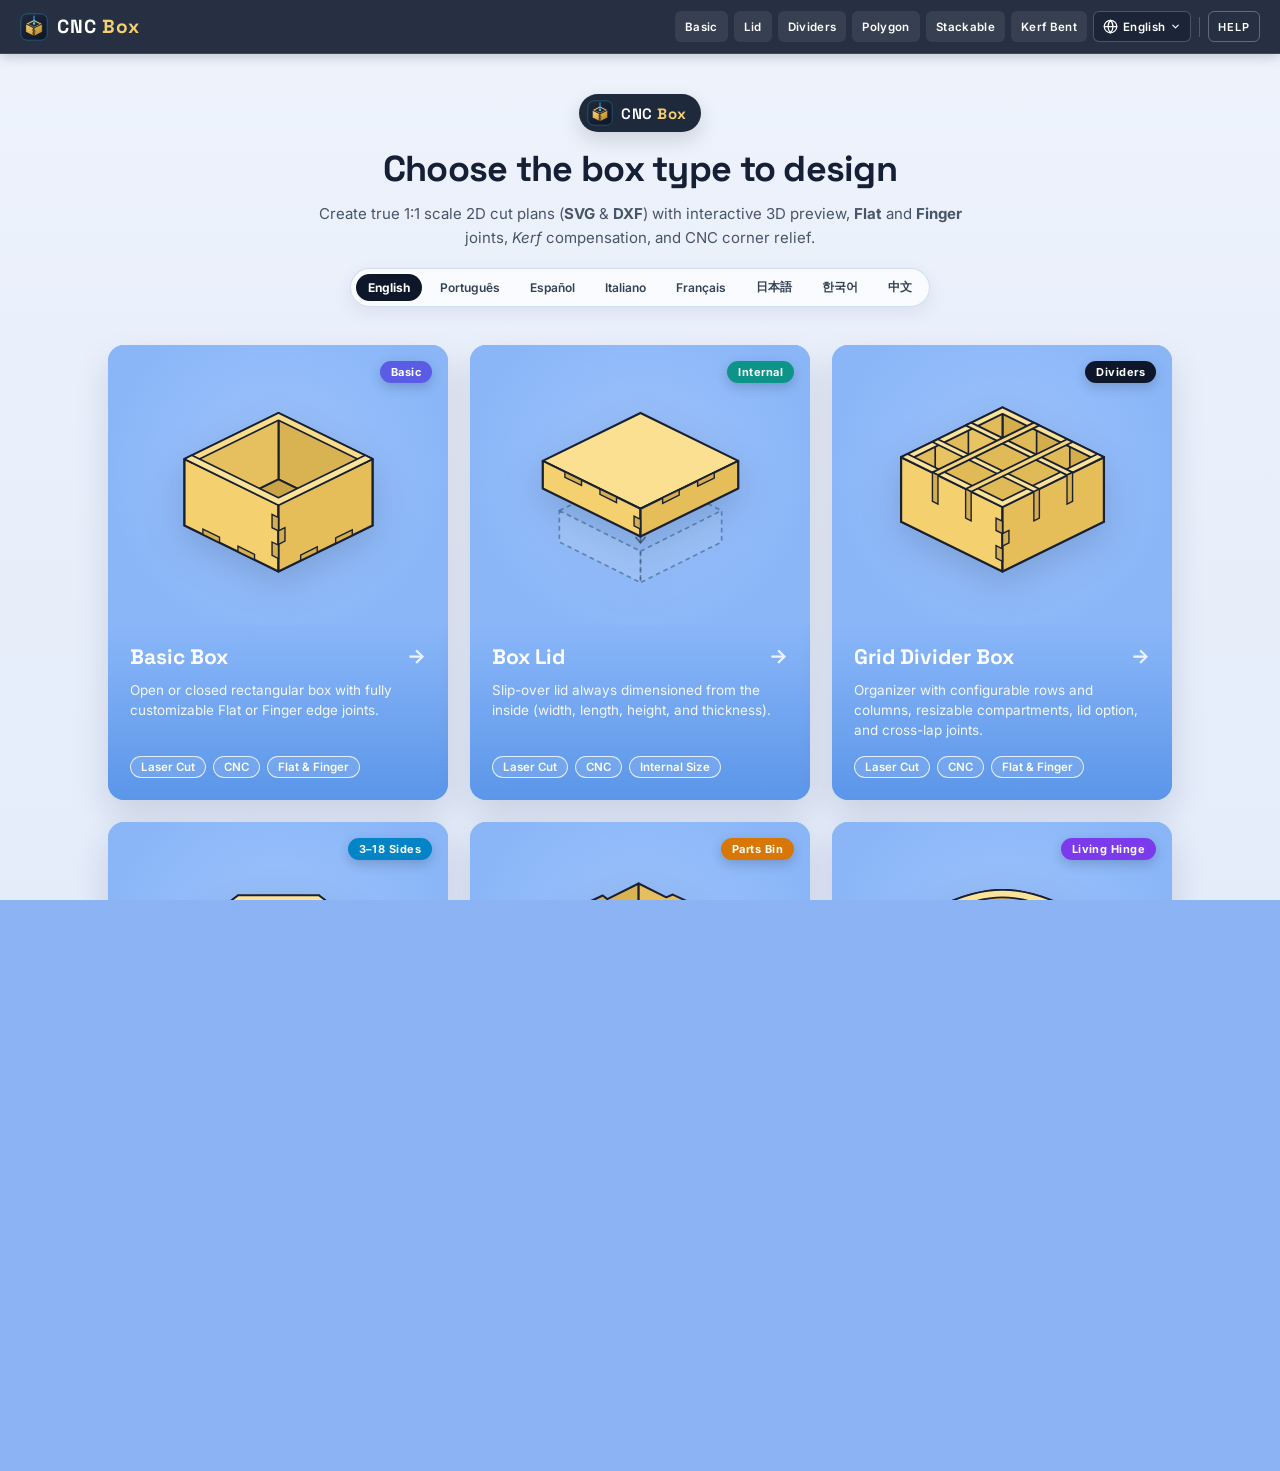
<file: index.html>
<!DOCTYPE html>
<html lang="pt-BR">
<head>
  <meta charset="UTF-8">
  <meta name="viewport" content="width=device-width, initial-scale=1.0">
  <title>CNC Box — Gerador de Caixas para Corte a Laser e CNC</title>
  <link rel="icon" type="image/svg+xml" href="assets/logo.svg">
  <link rel="preconnect" href="https://fonts.googleapis.com">
  <link rel="preconnect" href="https://fonts.gstatic.com" crossorigin>
  <link href="https://fonts.googleapis.com/css2?family=Inter:wght@400;500;600;700&family=Space+Grotesk:wght@600;700&display=swap" rel="stylesheet">
  <link rel="stylesheet" href="css/style.css">
</head>
<body class="home-page">
  <!-- Top Navigation Bar -->
  <header class="top-nav">
    <div class="nav-left">
      <a href="index.html" class="brand-logo" aria-current="page">
        <span class="brand-mark" aria-hidden="true">
          <img src="assets/logo.svg" alt="" width="28" height="28">
        </span>
        <span class="brand-wordmark">CNC <span class="brand-accent">Box</span></span>
      </a>
      <span class="brand-badge">Laser Cut &amp; CNC · Plano &amp; Dedo</span>
    </div>

    <nav class="nav-right" aria-label="Navegação principal">
      <a href="basic-box.html" class="nav-btn nav-link">Básica</a>
      <a href="lid-box.html" class="nav-btn nav-link">Tampa</a>
      <a href="divider-box.html" class="nav-btn nav-link">Divisória</a>
      <a href="polygon-box.html" class="nav-btn nav-link">Poligonal</a>
      <a href="stackable-bin.html" class="nav-btn nav-link">Empilhável</a>
      <a href="kerf-box.html" class="nav-btn nav-link">Curvada</a>
      <div class="nav-divider" aria-hidden="true"></div>
      <button type="button" class="nav-btn nav-btn-outline" id="btn-home-help" data-i18n-key="AJUDA">AJUDA</button>
    </nav>
  </header>

  <!-- Main Home Content -->
  <main class="home-main">
    <section class="home-hero">
      <div class="home-brand-pill">
        <img src="assets/logo.svg" alt="" width="26" height="26" aria-hidden="true">
        <span>CNC <strong>Box</strong></span>
      </div>
      <h1>Escolha o tipo de caixa para projetar</h1>
      <p data-i18n-html="home.heroDesc">Crie planos de corte 2D em escala real 1:1 (<strong>SVG</strong> e <strong>DXF</strong>) com visualização 3D interativa, juntas <strong>Plano (FLAT)</strong> e <strong>Dedo (FINGER)</strong>, compensação de <em>Kerf</em> e alívio de canto CNC.</p>
      <div class="home-lang-bar" id="home-lang-bar" role="group" aria-label="Language"></div>
    </section>

    <section class="box-grid" aria-label="Modelos de caixas disponíveis">
      <!-- Card 1: Caixa Básica -->
      <a href="basic-box.html" class="box-card" data-testid="card-basic-box">
        <figure class="box-card-figure">
          <span class="card-tier-badge badge-basic">Básico</span>
          <!-- Crisp Isometric 3D Basic Finger-Jointed Box Illustration -->
          <svg class="box-card-art" viewBox="0 0 320 260" fill="none" xmlns="http://www.w3.org/2000/svg" aria-hidden="true">
            <!-- Back interior walls -->
            <polygon points="160,52 262,102 262,174 160,124" fill="#d9b252" stroke="#182032" stroke-width="2.2" stroke-linejoin="round"/>
            <polygon points="160,52 58,102 58,174 160,124" fill="#e6c05e" stroke="#182032" stroke-width="2.2" stroke-linejoin="round"/>
            <!-- Interior bottom -->
            <polygon points="160,124 262,174 160,224 58,174" fill="#caa345" stroke="#182032" stroke-width="2" stroke-linejoin="round"/>
            <!-- Front-left exterior wall -->
            <polygon points="58,102 160,152 160,224 58,174" fill="#f4d06f" stroke="#182032" stroke-width="2.4" stroke-linejoin="round"/>
            <!-- Front-right exterior wall -->
            <polygon points="160,152 262,102 262,174 160,224" fill="#e5be59" stroke="#182032" stroke-width="2.4" stroke-linejoin="round"/>
            <!-- Top wall thickness rims -->
            <polygon points="160,52 262,102 254,106 160,60 66,106 58,102" fill="#f8dc88" stroke="#182032" stroke-width="1.8" stroke-linejoin="round"/>
            <polygon points="58,102 66,98 160,144 254,98 262,102 160,152" fill="#fae299" stroke="#182032" stroke-width="1.8" stroke-linejoin="round"/>
            <!-- Decorative finger joint details along front corner & bottom edges -->
            <g fill="#d5ae4d" stroke="#182032" stroke-width="1.5">
              <!-- Center vertical corner fingers -->
              <polygon points="153,162 160,165.5 160,180 153,176.5"/>
              <polygon points="153,192 160,195.5 160,210 153,206.5"/>
              <polygon points="160,180 167,176.5 167,191 160,194.5"/>
              <!-- Bottom-left edge fingers -->
              <polygon points="78,178 96,186.8 96,192.6 78,183.8"/>
              <polygon points="116,196.6 134,205.4 134,211.2 116,202.4"/>
              <!-- Bottom-right edge fingers -->
              <polygon points="184,206.2 202,197.4 202,203.2 184,212"/>
              <polygon points="222,187.6 240,178.8 240,184.6 222,193.4"/>
            </g>
          </svg>
        </figure>
        <div class="box-card-body">
          <div class="box-card-top">
            <h2>Caixa Básica</h2>
            <span class="card-arrow" aria-hidden="true">→</span>
          </div>
          <p class="box-card-desc">Caixa retangular aberta ou fechada com encaixes retos (Plano) ou dedo (Dedo) totalmente personalizáveis.</p>
          <div class="card-tags">
            <span class="card-tag">Laser Cut</span>
            <span class="card-tag">CNC</span>
            <span class="card-tag">Plano &amp; Dedo</span>
          </div>
        </div>
      </a>

      <!-- Card 2: Tampa de Caixa -->
      <a href="lid-box.html" class="box-card" data-testid="card-lid-box">
        <figure class="box-card-figure">
          <span class="card-tier-badge badge-lid">Interno</span>
          <!-- Crisp Isometric 3D Slip-Over Lid floating above dashed box outline -->
          <svg class="box-card-art" viewBox="0 0 320 260" fill="none" xmlns="http://www.w3.org/2000/svg" aria-hidden="true">
            <!-- Ghost dashed box base below to communicate slip-over lid -->
            <g stroke="#1e3a5f" stroke-opacity="0.45" stroke-width="1.8" stroke-dasharray="5 4" stroke-linejoin="round">
              <polygon points="72,158 160,202 160,236 72,192" fill="rgba(255,255,255,0.12)"/>
              <polygon points="160,202 248,158 248,192 160,236" fill="rgba(255,255,255,0.08)"/>
              <polyline points="72,158 160,114 248,158"/>
            </g>
            <!-- Downward alignment arrows -->
            <g stroke="#0f172a" stroke-opacity="0.5" stroke-width="1.8" stroke-linecap="round">
              <line x1="160" y1="176" x2="160" y2="192"/>
              <polyline points="155,187 160,193 165,187" fill="none"/>
            </g>

            <!-- Slip-Over Lid: Top closed cap -->
            <polygon points="160,52 266,104 160,156 54,104" fill="#fae090" stroke="#182032" stroke-width="2.4" stroke-linejoin="round"/>
            <!-- Lid Front-Left skirt -->
            <polygon points="54,104 160,156 160,186 54,134" fill="#f4d06f" stroke="#182032" stroke-width="2.4" stroke-linejoin="round"/>
            <!-- Lid Front-Right skirt -->
            <polygon points="160,156 266,104 266,134 160,186" fill="#e5be59" stroke="#182032" stroke-width="2.4" stroke-linejoin="round"/>

            <!-- Finger joint details along top rim & front corner -->
            <g fill="#d5ae4d" stroke="#182032" stroke-width="1.5">
              <!-- Top-left edge fingers -->
              <polygon points="78,116 96,124.8 96,130.6 78,121.8"/>
              <polygon points="116,134.6 134,143.4 134,149.2 116,140.4"/>
              <!-- Top-right edge fingers -->
              <polygon points="184,144.2 202,135.4 202,141.2 184,150"/>
              <polygon points="222,125.6 240,116.8 240,122.6 222,131.4"/>
              <!-- Front vertical corner finger -->
              <polygon points="153,164 160,167.5 160,178 153,174.5"/>
            </g>
          </svg>
        </figure>
        <div class="box-card-body">
          <div class="box-card-top">
            <h2>Tampa de Caixa</h2>
            <span class="card-arrow" aria-hidden="true">→</span>
          </div>
          <p class="box-card-desc">Tampa de encaixe com medidas sempre pelo lado interno (largura, comprimento, altura e espessura).</p>
          <div class="card-tags">
            <span class="card-tag">Laser Cut</span>
            <span class="card-tag">CNC</span>
            <span class="card-tag">Medidas Internas</span>
          </div>
        </div>
      </a>

      <!-- Card 3: Caixa Divisória em Grade -->
      <a href="divider-box.html" class="box-card" data-testid="card-divider-box">
        <figure class="box-card-figure">
          <span class="card-tier-badge badge-divider">Divisórias</span>
          <!-- Crisp Isometric 3D 3x3 Grid Divider Box Illustration -->
          <svg class="box-card-art" viewBox="0 0 320 260" fill="none" xmlns="http://www.w3.org/2000/svg" aria-hidden="true">
            <!-- Back interior walls -->
            <polygon points="160,46 270,100 270,170 160,116" fill="#d4ad4d" stroke="#182032" stroke-width="2.2" stroke-linejoin="round"/>
            <polygon points="160,46 50,100 50,170 160,116" fill="#e2bc5b" stroke="#182032" stroke-width="2.2" stroke-linejoin="round"/>
            <!-- Interior bottom -->
            <polygon points="160,116 270,170 160,224 50,170" fill="#c7a043" stroke="#182032" stroke-width="1.8" stroke-linejoin="round"/>

            <!-- Internal Row Dividers (parallel to front-left -> back-right) -->
            <polygon points="87,82 197,136 197,196 87,142" fill="#e8c362" stroke="#182032" stroke-width="1.8" stroke-linejoin="round"/>
            <polygon points="123,64 233,118 233,178 123,124" fill="#e8c362" stroke="#182032" stroke-width="1.8" stroke-linejoin="round"/>

            <!-- Internal Column Dividers (parallel to front-right -> back-left) -->
            <polygon points="197,64 87,118 87,178 197,124" fill="#dfba57" stroke="#182032" stroke-width="1.8" stroke-linejoin="round"/>
            <polygon points="233,82 123,136 123,196 233,142" fill="#dfba57" stroke="#182032" stroke-width="1.8" stroke-linejoin="round"/>

            <!-- Front-left exterior wall -->
            <polygon points="50,100 160,154 160,224 50,170" fill="#f4d06f" stroke="#182032" stroke-width="2.4" stroke-linejoin="round"/>
            <!-- Front-right exterior wall -->
            <polygon points="160,154 270,100 270,170 160,224" fill="#e5be59" stroke="#182032" stroke-width="2.4" stroke-linejoin="round"/>

            <!-- Crisp Top Edges of Outer Walls + Divider Grid -->
            <g stroke="#182032" stroke-width="2" stroke-linejoin="round">
              <!-- Outer rim -->
              <polygon points="160,46 270,100 263,103.5 160,53 57,103.5 50,100" fill="#fae299"/>
              <polygon points="50,100 57,96.5 160,147 263,96.5 270,100 160,154" fill="#fae299"/>
              <!-- Divider top thickness bars (Row dividers) -->
              <polygon points="84,83.5 90,80.5 200,134.5 194,137.5" fill="#fae299"/>
              <polygon points="120,65.5 126,62.5 236,116.5 230,119.5" fill="#fae299"/>
              <!-- Divider top thickness bars (Col dividers) -->
              <polygon points="194,62.5 200,65.5 90,119.5 84,116.5" fill="#f6d67a"/>
              <polygon points="230,80.5 236,83.5 126,137.5 120,134.5" fill="#f6d67a"/>
            </g>

            <!-- Divider drop-in tabs visible on exterior walls + bottom fingers -->
            <g fill="#d5ae4d" stroke="#182032" stroke-width="1.5">
              <!-- Column divider tabs on Front-left wall -->
              <polygon points="84,116.5 90,119.5 90,151 84,148"/>
              <polygon points="120,134.5 126,137.5 126,169 120,166"/>
              <!-- Row divider tabs on Front-right wall -->
              <polygon points="194,137.5 200,134.5 200,166 194,169"/>
              <polygon points="230,119.5 236,116.5 236,148 230,151"/>
              <!-- Center corner fingers -->
              <polygon points="153,166 160,169.5 160,183 153,179.5"/>
              <polygon points="160,183 167,179.5 167,193 160,196.5"/>
              <polygon points="153,196 160,199.5 160,213 153,209.5"/>
            </g>
          </svg>
        </figure>
        <div class="box-card-body">
          <div class="box-card-top">
            <h2>Caixa Divisória em Grade</h2>
            <span class="card-arrow" aria-hidden="true">→</span>
          </div>
          <p class="box-card-desc">Organizador com linhas e colunas configuráveis, compartimentos redimensionáveis, opção de tampa e encaixes cruzados.</p>
          <div class="card-tags">
            <span class="card-tag">Laser Cut</span>
            <span class="card-tag">CNC</span>
            <span class="card-tag">Plano &amp; Dedo</span>
          </div>
        </div>
      </a>

      <!-- Card 3: Caixa Poligonal -->
      <a href="polygon-box.html" class="box-card" data-testid="card-polygon-box">
        <figure class="box-card-figure">
          <span class="card-tier-badge badge-polygon">3–18 Lados</span>
          <!-- Crisp Isometric 3D Hexagonal Finger-Jointed Box Illustration -->
          <svg class="box-card-art" viewBox="0 0 320 260" fill="none" xmlns="http://www.w3.org/2000/svg" aria-hidden="true">
            <!-- Back interior walls of hexagon -->
            <polygon points="116,58 204,58 204,132 116,132" fill="#cfa748" stroke="#182032" stroke-width="2.1" stroke-linejoin="round"/>
            <polygon points="64,98 116,58 116,132 64,172" fill="#deba5a" stroke="#182032" stroke-width="2.1" stroke-linejoin="round"/>
            <polygon points="204,58 256,98 256,172 204,132" fill="#c79f42" stroke="#182032" stroke-width="2.1" stroke-linejoin="round"/>
            <!-- Interior bottom hexagon -->
            <polygon points="116,132 204,132 256,172 204,212 116,212 64,172" fill="#be963a" stroke="#182032" stroke-width="1.8" stroke-linejoin="round"/>

            <!-- Front 3 exterior walls of hexagon -->
            <polygon points="64,98 116,138 116,212 64,172" fill="#f4d06f" stroke="#182032" stroke-width="2.4" stroke-linejoin="round"/>
            <polygon points="116,138 204,138 204,212 116,212" fill="#ecc45f" stroke="#182032" stroke-width="2.4" stroke-linejoin="round"/>
            <polygon points="204,138 256,98 256,172 204,212" fill="#dfb650" stroke="#182032" stroke-width="2.4" stroke-linejoin="round"/>

            <!-- Top hexagonal wall thickness rim -->
            <path d="M116,58 L204,58 L256,98 L204,138 L116,138 L64,98 Z M120,65 L74,98 L120,131 L200,131 L246,98 L200,65 Z" fill="#fae299" fill-rule="evenodd" stroke="#182032" stroke-width="1.9" stroke-linejoin="round"/>

            <!-- Interlocking finger-joint accents on corners & bottom -->
            <g fill="#d5ae4d" stroke="#182032" stroke-width="1.5">
              <!-- Front-left corner fingers -->
              <polygon points="110,148 116,152 116,166 110,162"/>
              <polygon points="116,166 122,166 122,180 116,180"/>
              <polygon points="110,180 116,184 116,198 110,194"/>
              <!-- Front-right corner fingers -->
              <polygon points="198,148 204,148 204,162 198,162"/>
              <polygon points="204,162 210,158 210,172 204,176"/>
              <polygon points="198,176 204,176 204,190 198,190"/>
              <!-- Front bottom edge fingers -->
              <polygon points="134,205 152,205 152,212 134,212"/>
              <polygon points="168,205 186,205 186,212 168,212"/>
            </g>
          </svg>
        </figure>
        <div class="box-card-body">
          <div class="box-card-top">
            <h2>Caixa Poligonal</h2>
            <span class="card-arrow" aria-hidden="true">→</span>
          </div>
          <p class="box-card-desc">Caixa regular de 3 a 18 lados (triângulo, pentágono, hexágono, octógono) com encaixes angulares precisos.</p>
          <div class="card-tags">
            <span class="card-tag">Laser Cut</span>
            <span class="card-tag">CNC</span>
            <span class="card-tag">Plano &amp; Dedo</span>
          </div>
        </div>
      </a>

      <!-- Card 5: Caixa Empilhável para Peças -->
      <a href="stackable-bin.html" class="box-card" data-testid="card-stackable-bin">
        <figure class="box-card-figure">
          <span class="card-tier-badge badge-bin">Componentes</span>
          <!-- Crisp Isometric 3D Stackable Parts Bin Illustration -->
          <svg class="box-card-art" viewBox="0 0 320 260" fill="none" xmlns="http://www.w3.org/2000/svg" aria-hidden="true">
            <!-- Back interior wall with top trapezoidal stacking lug -->
            <path d="M62,92 L95,75 L100,67 L119,58 L124,62 L158,45 L158,136 L62,184 Z" fill="#d9b252" stroke="#182032" stroke-width="2.2" stroke-linejoin="round"/>
            <!-- Right interior wall (sloped down to tilted front) -->
            <path d="M158,45 L188,60 L195,57 L212,65 L215,73 L228,80 L258,136 L246,178 L158,136 Z" fill="#e5bf5d" stroke="#182032" stroke-width="2.2" stroke-linejoin="round"/>
            <!-- Recessed interior bottom floor -->
            <polygon points="158,136 246,178 164,218 76,176" fill="#caa345" stroke="#182032" stroke-width="1.9" stroke-linejoin="round"/>
            <!-- Tilted front scoop lip -->
            <polygon points="164,218 246,178 258,136 176,176" fill="#f7da84" stroke="#182032" stroke-width="2.3" stroke-linejoin="round"/>
            <!-- Left exterior sloped polygonal wall with top trapezoidal lug & bottom notch -->
            <path d="M62,92 L92,107 L99,104 L116,112 L119,120 L132,127 L176,176 L164,218 L128,200 L122,191 L104,182 L98,185 L62,167 Z" fill="#f4d06f" stroke="#182032" stroke-width="2.4" stroke-linejoin="round"/>
            <!-- Mortise-and-tenon slot details on left wall -->
            <g fill="#c99f3f" stroke="#182032" stroke-width="1.4" stroke-linejoin="round">
              <!-- Rear vertical slots -->
              <polygon points="70,109 75,111.5 75,127 70,124.5"/>
              <polygon points="70,137 75,139.5 75,155 70,152.5"/>
              <!-- Bottom horizontal slots -->
              <polygon points="76,166 93,174.5 93,179.5 76,171"/>
              <polygon points="131,193.5 148,202 148,207 131,198.5"/>
              <!-- Tilted front lip slots -->
              <polygon points="156,193 162,184 166.5,186.5 160.5,195.5"/>
              <polygon points="164.5,180 170.5,171 175,173.5 169,182.5"/>
            </g>
          </svg>
        </figure>
        <div class="box-card-body">
          <div class="box-card-top">
            <h2>Caixa Empilhável</h2>
            <span class="card-arrow" aria-hidden="true">→</span>
          </div>
          <p class="box-card-desc">Organizador empilhável para peças e componentes com boca frontal inclinada, divisórias e lote em pilha 3D.</p>
          <div class="card-tags">
            <span class="card-tag">Laser Cut</span>
            <span class="card-tag">CNC</span>
            <span class="card-tag">Empilhável</span>
          </div>
        </div>
      </a>

      <!-- Card 6: Caixa Curvada -->
      <a href="kerf-box.html" class="box-card" data-testid="card-kerf-box">
        <figure class="box-card-figure">
          <span class="card-tier-badge badge-kerf">Living Hinge</span>
          <!-- Crisp Isometric 3D Kerf-Bent Rounded Box Illustration -->
          <svg class="box-card-art" viewBox="0 0 320 260" fill="none" xmlns="http://www.w3.org/2000/svg" aria-hidden="true">
            <!-- Back interior curved wall -->
            <path d="M56,102 C56,84 116,52 160,52 C204,52 264,84 264,102 L264,174 C264,192 204,224 160,224 C116,224 56,192 56,174 Z" fill="#d9b252" stroke="#182032" stroke-width="2.2" stroke-linejoin="round"/>
            <!-- Interior bottom rounded floor -->
            <path d="M66,172 C66,158 122,126 160,126 C198,126 254,158 254,172 C254,186 198,218 160,218 C122,218 66,186 66,172 Z" fill="#c79f40" stroke="#182032" stroke-width="1.8"/>
            <!-- Exterior wrap-around curved body -->
            <path d="M56,102 C56,118 116,152 160,152 C204,152 264,118 264,102 L264,174 C264,192 204,224 160,224 C116,224 56,192 56,174 Z" fill="#f4d06f" stroke="#182032" stroke-width="2.4" stroke-linejoin="round"/>
            <!-- Top rounded rim thickness -->
            <path d="M56,102 C56,84 116,52 160,52 C204,52 264,84 264,102 C264,120 204,152 160,152 C116,152 56,120 56,102 Z M66,102 C66,116 122,144 160,144 C198,144 254,116 254,102 C254,88 198,60 160,60 C122,60 66,88 66,102 Z" fill="#fae299" fill-rule="evenodd" stroke="#182032" stroke-width="2" stroke-linejoin="round"/>
            <!-- Decorative staggered living-hinge kerf slit lines on front curved bend -->
            <g stroke="#182032" stroke-width="1.3" stroke-linecap="round" opacity="0.82">
              <line x1="138" y1="154" x2="138" y2="178"/>
              <line x1="138" y1="190" x2="138" y2="218"/>
              <line x1="146" y1="164" x2="146" y2="206"/>
              <line x1="154" y1="155" x2="154" y2="180"/>
              <line x1="154" y1="192" x2="154" y2="221"/>
              <line x1="162" y1="165" x2="162" y2="208"/>
              <line x1="170" y1="155" x2="170" y2="180"/>
              <line x1="170" y1="192" x2="170" y2="221"/>
              <line x1="178" y1="164" x2="178" y2="206"/>
              <line x1="186" y1="154" x2="186" y2="178"/>
              <line x1="186" y1="190" x2="186" y2="218"/>
            </g>
          </svg>
        </figure>
        <div class="box-card-body">
          <div class="box-card-top">
            <h2>Caixa Curvada</h2>
            <span class="card-arrow" aria-hidden="true">→</span>
          </div>
          <p class="box-card-desc">Cantos arredondados dobráveis a laser (1, 2 ou 4 dobras), modo aberta, fechada ou com tampa curva sob medida.</p>
          <div class="card-tags">
            <span class="card-tag">Laser Cut</span>
            <span class="card-tag">Dobras Kerf</span>
            <span class="card-tag">Com Tampa</span>
          </div>
        </div>
      </a>
    </section>

    <section class="home-highlights" aria-label="Recursos inclusos">
      <div class="highlight-item">
        <strong>Pré-visualização 3D WebGL</strong>
        <span>Gire em 360°, dê zoom e use a vista explodida para conferir cada encaixe antes de cortar.</span>
      </div>
      <div class="highlight-item">
        <strong>Exportação SVG &amp; DXF 1:1</strong>
        <span>Arquivos prontos para LightBurn, RDWorks, Inkscape, AutoCAD, Fusion 360 e VCarve.</span>
      </div>
      <div class="highlight-item">
        <strong>Kerf &amp; Dogbone CNC</strong>
        <span>Compensação de feixe laser e alívio automático de cantos internos para fresas cilíndricas.</span>
      </div>
    </section>
  </main>

  <!-- Help Modal -->
  <div class="modal-backdrop" id="home-help-modal" role="dialog" aria-modal="true" aria-labelledby="home-help-title" hidden>
    <div class="modal-dialog modal-dialog-sm">
      <div class="modal-header">
        <h2 id="home-help-title">Sobre o CNC Box</h2>
        <button type="button" class="modal-close-btn" id="btn-close-home-help" aria-label="Fechar">✕</button>
      </div>
      <div class="help-body" data-i18n-html="help.home">
        <p>Aplicação 100% local em HTML, CSS e JavaScript para gerar planos de corte de caixas para cortadoras a laser e fresadoras CNC.</p>
        <h3>Modelos Disponíveis</h3>
        <ul>
          <li><strong>Caixa Básica:</strong> Caixa aberta ou fechada com juntas <em>Plano (FLAT)</em> ou <em>Dedo (FINGER)</em>.</li>
          <li><strong>Tampa de Caixa:</strong> Tampa de encaixe (fechada no topo e aberta na base) dimensionada sempre pelo lado interno para vestir perfeitamente sobre a caixa.</li>
          <li><strong>Caixa Divisória em Grade:</strong> Caixa com grade interna de <em>Linhas × Colunas</em>, divisórias com encaixes cruzados (meia-madeira), redimensionamento individual de compartimentos, modo de dimensões por célula e opção de tampa plana.</li>
          <li><strong>Caixa Poligonal:</strong> Caixa regular de 3 a 18 lados configurável por diâmetro interno, externo ou comprimento do lado, com juntas angulares <em>Plano</em> e <em>Dedo</em>.</li>
          <li><strong>Caixa Empilhável para Peças:</strong> Gaveteiro empilhável para componentes com boca frontal inclinada, travas trapezoidais de empilhamento, divisórias opcionais e lote múltiplo.</li>
          <li><strong>Caixa Curvada:</strong> Caixa com dobras flexíveis a laser (<em>living hinge</em>) de 1, 2 ou 4 cantos arredondados, nas opções <em>Aberta</em>, <em>Fechada</em> ou <em>Com Tampa Curva</em> sob medida.</li>
        </ul>
      </div>
    </div>
  </div>

  <script defer src="js/i18n.js"></script>
  <script>
    (function () {
      const btn = document.getElementById('btn-home-help');
      const modal = document.getElementById('home-help-modal');
      const closeBtn = document.getElementById('btn-close-home-help');
      btn.addEventListener('click', () => { modal.hidden = false; });
      closeBtn.addEventListener('click', () => { modal.hidden = true; });
      modal.addEventListener('click', e => { if (e.target === modal) modal.hidden = true; });
      document.addEventListener('keydown', e => { if (e.key === 'Escape') modal.hidden = true; });
    })();
  </script>
</body>
</html>
</file>
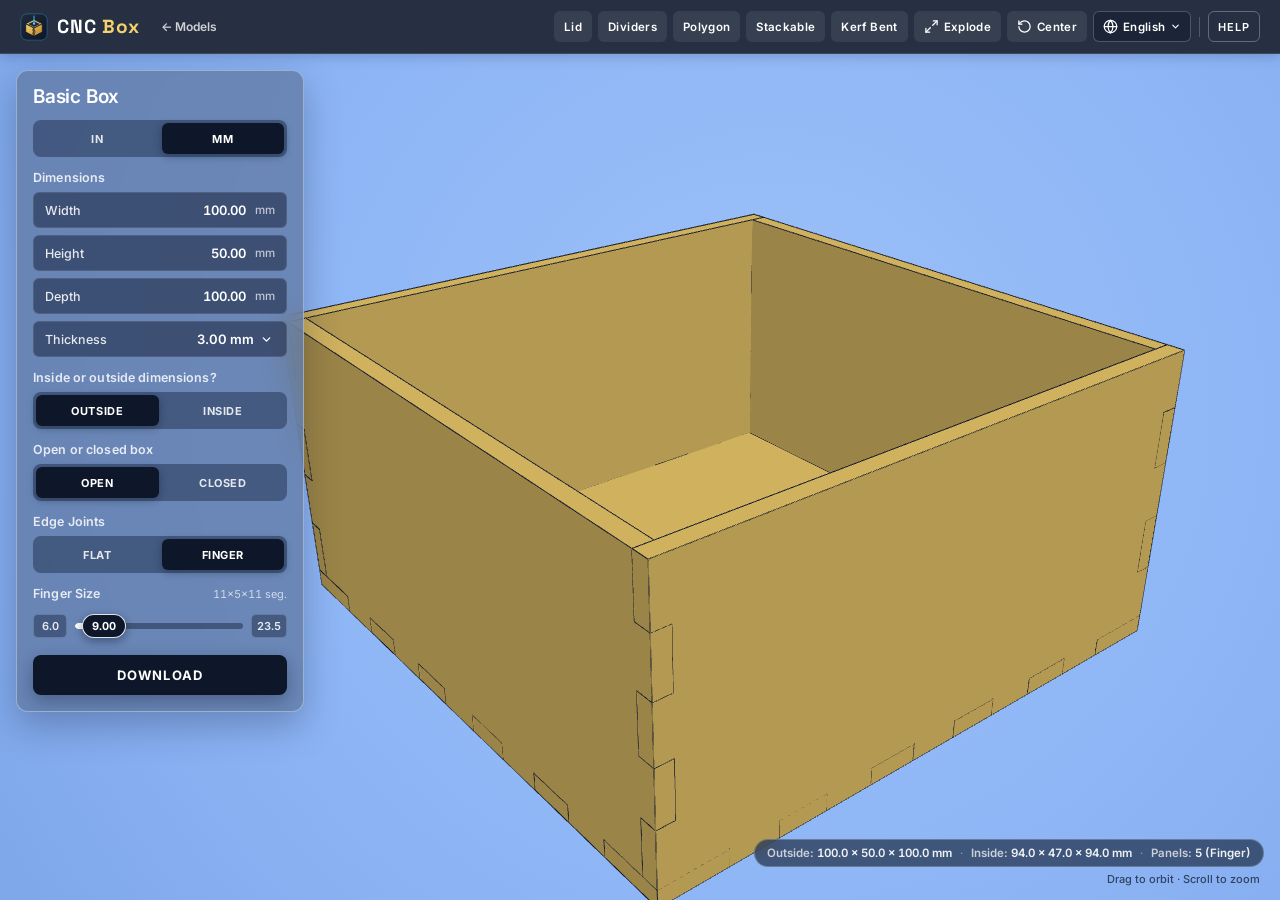
<file: basic-box.html>
<!DOCTYPE html>
<html lang="pt-BR">
<head>
  <meta charset="UTF-8">
  <meta name="viewport" content="width=device-width, initial-scale=1.0">
  <title>CNC Box — Caixa Básica (Plano &amp; Dedo)</title>
  <link rel="icon" type="image/svg+xml" href="assets/logo.svg">
  <link rel="preconnect" href="https://fonts.googleapis.com">
  <link rel="preconnect" href="https://fonts.gstatic.com" crossorigin>
  <link href="https://fonts.googleapis.com/css2?family=Inter:wght@400;500;600;700&family=Space+Grotesk:wght@600;700&display=swap" rel="stylesheet">
  <link rel="stylesheet" href="css/style.css">
</head>
<body>
  <!-- Top Navigation Bar -->
  <header class="top-nav">
    <div class="nav-left">
      <a href="index.html" class="brand-logo" title="Voltar para a página inicial">
        <span class="brand-mark" aria-hidden="true">
          <img src="assets/logo.svg" alt="" width="28" height="28">
        </span>
        <span class="brand-wordmark">CNC <span class="brand-accent">Box</span></span>
      </a>
      <a href="index.html" class="nav-crumb">← Modelos</a>
      <span class="brand-badge">Caixa Básica · Plano &amp; Dedo</span>
    </div>

    <nav class="nav-right" aria-label="Ações rápidas">
      <a href="lid-box.html" class="nav-btn nav-link" title="Ir para Tampa de Caixa">Tampa</a>
      <a href="divider-box.html" class="nav-btn nav-link" title="Ir para Caixa Divisória em Grade">Divisória</a>
      <a href="polygon-box.html" class="nav-btn nav-link" title="Ir para Caixa Poligonal">Poligonal</a>
      <a href="stackable-bin.html" class="nav-btn nav-link" title="Ir para Caixa Empilhável">Empilhável</a>
      <a href="kerf-box.html" class="nav-btn nav-link" title="Ir para Caixa Curvada">Curvada</a>
      <button type="button" class="nav-btn" id="btn-explode" title="Alternar vista explodida 3D">
        <svg width="15" height="15" viewBox="0 0 24 24" fill="none" stroke="currentColor" stroke-width="2" stroke-linecap="round" stroke-linejoin="round" aria-hidden="true">
          <polyline points="15 3 21 3 21 9"></polyline>
          <polyline points="9 21 3 21 3 15"></polyline>
          <line x1="21" y1="3" x2="14" y2="10"></line>
          <line x1="3" y1="21" x2="10" y2="14"></line>
        </svg>
        <span>Explodir</span>
      </button>
      <button type="button" class="nav-btn" id="btn-reset-view" title="Centralizar câmera 3D">
        <svg width="15" height="15" viewBox="0 0 24 24" fill="none" stroke="currentColor" stroke-width="2" stroke-linecap="round" stroke-linejoin="round" aria-hidden="true">
          <path d="M3 12a9 9 0 1 0 9-9 9.75 9.75 0 0 0-6.74 2.74L3 8"></path>
          <path d="M3 3v5h5"></path>
        </svg>
        <span>Centralizar</span>
      </button>
      <div class="nav-divider" aria-hidden="true"></div>
      <button type="button" class="nav-btn nav-btn-outline" id="btn-help" data-i18n-key="AJUDA">AJUDA</button>
    </nav>
  </header>

  <!-- Main Workspace -->
  <main class="workspace">
    <!-- Full-bleed 3D WebGL Canvas -->
    <div class="viewport-container" id="viewport-container">
      <canvas id="box-canvas" aria-label="Pré-visualização 3D interativa da caixa"></canvas>
      <div class="webgl-fallback" id="webgl-fallback" hidden>
        <p>WebGL não está disponível neste navegador. Os planos 2D em SVG e DXF continuam totalmente funcionais.</p>
      </div>
    </div>

    <!-- Floating Left Control Sidebar -->
    <aside class="control-panel" id="basic-box-ui" aria-label="Configurações da Caixa Básica">
      <div class="panel-header">
        <h1>Caixa Básica</h1>
        <button type="button" class="panel-collapse-btn" id="btn-toggle-panel" aria-expanded="true" title="Recolher/Expandir painel">
          <svg width="16" height="16" viewBox="0 0 24 24" fill="none" stroke="currentColor" stroke-width="2.2" stroke-linecap="round" stroke-linejoin="round">
            <polyline points="18 15 12 9 6 15"></polyline>
          </svg>
        </button>
      </div>

      <div class="panel-body" id="panel-body">
        <!-- Units Toggle -->
        <div class="control-group">
          <div class="segmented-control" role="group" aria-label="Unidades">
            <button type="button" class="segment-btn" data-unit="in">IN</button>
            <button type="button" class="segment-btn active" data-unit="mm">MM</button>
          </div>
        </div>

        <!-- Dimensions Section -->
        <section class="control-section">
          <h2 class="section-label">Dimensões</h2>

          <label class="field-row" for="input-width">
            <span class="field-name">Largura</span>
            <span class="field-input-wrap">
              <input type="number" id="input-width" name="width" value="100.00" step="1" min="10" max="5000" inputmode="decimal">
              <span class="unit-suffix" data-unit-label>mm</span>
            </span>
          </label>

          <label class="field-row" for="input-height">
            <span class="field-name">Altura</span>
            <span class="field-input-wrap">
              <input type="number" id="input-height" name="height" value="50.00" step="1" min="10" max="5000" inputmode="decimal">
              <span class="unit-suffix" data-unit-label>mm</span>
            </span>
          </label>

          <label class="field-row" for="input-depth">
            <span class="field-name">Profundidade</span>
            <span class="field-input-wrap">
              <input type="number" id="input-depth" name="depth" value="100.00" step="1" min="10" max="5000" inputmode="decimal">
              <span class="unit-suffix" data-unit-label>mm</span>
            </span>
          </label>

          <!-- Thickness Preset Dropdown / Custom Input -->
          <div class="field-row thickness-row">
            <span class="field-name">Espessura</span>
            <div class="thickness-control" id="thickness-dropdown-wrap">
              <details class="custom-select" id="thickness-details">
                <summary class="custom-select-trigger">
                  <span id="thickness-display">3.00 mm</span>
                  <svg width="13" height="13" viewBox="0 0 24 24" fill="none" stroke="currentColor" stroke-width="2.5" stroke-linecap="round" stroke-linejoin="round" aria-hidden="true">
                    <polyline points="6 9 12 15 18 9"></polyline>
                  </svg>
                </summary>
                <div class="custom-select-menu" id="thickness-menu" role="listbox"></div>
              </details>
            </div>
            <div class="field-input-wrap thickness-custom-wrap" id="thickness-custom-wrap" hidden>
              <input type="number" id="input-thickness" name="thickness" value="3.00" step="0.1" min="0.5" max="100" inputmode="decimal">
              <span class="unit-suffix" data-unit-label>mm</span>
              <button type="button" class="icon-mini-btn" id="btn-thickness-presets" title="Voltar para predefinições" aria-label="Voltar para predefinições">▾</button>
            </div>
          </div>

          <p class="validation-msg" id="validation-msg" role="alert" hidden></p>
        </section>

        <!-- Inside / Outside Dimensions -->
        <section class="control-section">
          <h2 class="section-label">Dimensões internas ou externas?</h2>
          <div class="segmented-control" role="group" aria-label="Referência das dimensões">
            <button type="button" class="segment-btn active" data-dim-ref="outside">EXTERNO</button>
            <button type="button" class="segment-btn" data-dim-ref="inside">INTERNO</button>
          </div>
        </section>

        <!-- Open / Closed Enclosure -->
        <section class="control-section">
          <h2 class="section-label">Caixa aberta ou fechada</h2>
          <div class="segmented-control" role="group" aria-label="Fechamento da caixa">
            <button type="button" class="segment-btn active" data-enclosure="open">ABERTO</button>
            <button type="button" class="segment-btn" data-enclosure="closed">FECHADO</button>
          </div>
        </section>

        <!-- Edge Joints (ONLY FLAT & FINGER — NO T-SLOT) -->
        <section class="control-section">
          <h2 class="section-label">Juntas de borda</h2>
          <div class="segmented-control" role="group" aria-label="Tipo de junta de borda">
            <button type="button" class="segment-btn" data-joint="flat">PLANO</button>
            <button type="button" class="segment-btn active" data-joint="finger">DEDO</button>
          </div>
        </section>

        <!-- Finger Size Slider (Visible only in FINGER mode) -->
        <section class="control-section" id="finger-size-section">
          <div class="section-label-row">
            <h2 class="section-label">Tamanho do Dedo</h2>
            <span class="finger-count-hint" id="finger-count-hint"></span>
          </div>
          <div class="finger-slider-wrap">
            <button type="button" class="slider-bound-btn" id="finger-min-btn" title="Definir tamanho mínimo">6.0</button>
            <div class="slider-track-area" id="finger-slider-track">
              <input type="range" id="input-finger-size" min="6" max="23.5" step="0.1" value="9.0" aria-label="Tamanho do Dedo">
              <div class="slider-rail" aria-hidden="true">
                <div class="slider-fill" id="finger-slider-fill"></div>
              </div>
              <div class="slider-thumb-pill" id="finger-thumb-pill" aria-hidden="true">9.00</div>
            </div>
            <button type="button" class="slider-bound-btn" id="finger-max-btn" title="Definir tamanho máximo">23.5</button>
          </div>
        </section>

        <!-- Primary Action Button -->
        <button type="button" class="primary-btn" id="btn-open-download" data-testid="download-2d-component">
          BAIXAR
        </button>
      </div>
    </aside>

    <!-- Bottom-Right Live Info HUD -->
    <div class="viewport-hud" aria-live="polite">
      <div class="hud-stats" id="hud-stats">
        <span><strong>Externo:</strong> <em id="hud-outer">100 × 50 × 100 mm</em></span>
        <span class="hud-sep">·</span>
        <span><strong>Interno:</strong> <em id="hud-inner">94 × 47 × 94 mm</em></span>
        <span class="hud-sep">·</span>
        <span><strong>Painéis:</strong> <em id="hud-panels">5</em></span>
      </div>
      <div class="hud-hint">Arraste para girar · Scroll para zoom</div>
    </div>
  </main>

  <!-- Export / Download Modal -->
  <div class="modal-backdrop" id="download-modal" role="dialog" aria-modal="true" aria-labelledby="download-modal-title" hidden>
    <div class="modal-dialog">
      <div class="modal-header">
        <h2 id="download-modal-title">Baixar</h2>
        <button type="button" class="modal-close-btn" id="btn-close-download" aria-label="Fechar">✕</button>
      </div>

      <!-- Live 2D SVG Preview Viewport -->
      <div class="svg-preview-box" id="svg-preview-box">
        <div class="svg-preview-inner" id="svg-preview-container"></div>
        <div class="svg-preview-meta" id="svg-preview-meta"></div>
      </div>

      <!-- Configuration Tabs -->
      <div class="modal-tabs-container">
        <div class="modal-tablist" role="tablist" aria-label="Configurações de exportação">
          <button type="button" class="tab-btn active" role="tab" aria-selected="true" data-tab="labels">Rótulos</button>
          <button type="button" class="tab-btn" role="tab" aria-selected="false" data-tab="lines">Formatação de Linha</button>
          <button type="button" class="tab-btn" role="tab" aria-selected="false" data-tab="kerf">Compensação de Corte</button>
          <button type="button" class="tab-btn" role="tab" aria-selected="false" data-tab="layout">Layout</button>
        </div>

        <div class="modal-tab-panels">
          <!-- Tab 1: Rótulos -->
          <div class="tab-panel active" role="tabpanel" data-tab-panel="labels">
            <div class="tab-grid">
              <div class="tab-field">
                <span class="tab-label">Rótulos</span>
                <div class="segmented-control" role="group" aria-label="Rótulos nos painéis">
                  <button type="button" class="segment-btn active" data-labels="enabled">HABILITADO</button>
                  <button type="button" class="segment-btn" data-labels="disabled">DESABILITADO</button>
                </div>
              </div>
              <div class="tab-field" id="label-color-field">
                <label class="tab-label" for="input-label-color">Cor do Rótulo</label>
                <div class="color-input-box">
                  <input type="text" id="input-label-color" value="#000000" maxlength="7" spellcheck="false">
                  <input type="color" id="picker-label-color" value="#000000" aria-label="Selecionar cor do rótulo">
                </div>
              </div>
            </div>
          </div>

          <!-- Tab 2: Formatação de Linha -->
          <div class="tab-panel" role="tabpanel" data-tab-panel="lines" hidden>
            <div class="tab-grid tab-grid-3">
              <div class="tab-field">
                <label class="tab-label" for="input-line-width">Largura da Linha de Corte</label>
                <div class="modal-num-wrap">
                  <input type="number" id="input-line-width" name="cutLineWidth" value="0.25" step="0.05" min="0.01" max="5">
                  <span class="unit-suffix" data-unit-label>mm</span>
                </div>
              </div>
              <div class="tab-field">
                <label class="tab-label" for="input-outer-color">Cor da Linha de Corte Externa</label>
                <div class="color-input-box">
                  <input type="text" id="input-outer-color" value="#ff0000" maxlength="7" spellcheck="false">
                  <input type="color" id="picker-outer-color" value="#ff0000" aria-label="Cor da linha externa">
                </div>
              </div>
              <div class="tab-field">
                <label class="tab-label" for="input-inner-color">Cor da Linha de Corte Interna</label>
                <div class="color-input-box">
                  <input type="text" id="input-inner-color" value="#0000ff" maxlength="7" spellcheck="false">
                  <input type="color" id="picker-inner-color" value="#0000ff" aria-label="Cor da linha interna">
                </div>
              </div>
            </div>
          </div>

          <!-- Tab 3: Compensação de Corte -->
          <div class="tab-panel" role="tabpanel" data-tab-panel="kerf" hidden>
            <div class="tab-grid">
              <div class="tab-field">
                <span class="tab-label">Tipo de Compensação de Corte</span>
                <div class="segmented-control" role="group" aria-label="Tipo de compensação de corte">
                  <button type="button" class="segment-btn active" data-comp="none">NENHUM</button>
                  <button type="button" class="segment-btn" data-comp="kerf">KERF</button>
                  <button type="button" class="segment-btn" data-comp="corner">COMPENSAÇÃO DE CANTO</button>
                </div>
              </div>

              <div class="tab-field" id="comp-kerf-field" hidden>
                <label class="tab-label" for="input-kerf">Compensação de Corte (Diâ. Feixe/2)</label>
                <div class="modal-num-wrap">
                  <input type="number" id="input-kerf" name="kerf" value="0.10" step="0.01" min="0" max="2">
                  <span class="unit-suffix" data-unit-label>mm</span>
                </div>
              </div>

              <div class="tab-field" id="comp-corner-field" hidden>
                <label class="tab-label" for="input-bit-diameter">Diâmetro da Broca do Router</label>
                <div class="modal-num-wrap">
                  <input type="number" id="input-bit-diameter" name="bitDiameter" value="3.17" step="0.1" min="0.5" max="12">
                  <span class="unit-suffix" data-unit-label>mm</span>
                </div>
                <p class="tab-note" id="corner-flat-note" hidden>Alívios de canto (dogbone) aplicam-se apenas aos cantos internos do modo Dedo.</p>
              </div>
            </div>
          </div>

          <!-- Tab 4: Layout -->
          <div class="tab-panel" role="tabpanel" data-tab-panel="layout" hidden>
            <div class="tab-grid tab-grid-3">
              <div class="tab-field">
                <span class="tab-label">Layout do Painel</span>
                <div class="segmented-control" role="group" aria-label="Layout do painel">
                  <button type="button" class="segment-btn active" data-layout="separate">SEPARAR</button>
                  <button type="button" class="segment-btn" data-layout="combine">COMBINAR</button>
                </div>
              </div>

              <div class="tab-field" id="panel-spacing-field">
                <label class="tab-label" for="input-panel-spacing">Espaçamento de Painéis</label>
                <div class="modal-num-wrap">
                  <input type="number" id="input-panel-spacing" name="panelSpacing" value="3.00" step="0.5" min="0" max="50">
                  <span class="unit-suffix" data-unit-label>mm</span>
                </div>
              </div>

              <div class="tab-field">
                <span class="tab-label">Saída de Arquivo</span>
                <div class="segmented-control" role="group" aria-label="Saída de arquivo">
                  <button type="button" class="segment-btn active" data-output="single">ARQUIVO ÚNICO</button>
                  <button type="button" class="segment-btn" data-output="separate">ARQUIVOS SEPARADOS</button>
                </div>
              </div>
            </div>
          </div>
        </div>
      </div>

      <!-- Modal Footer -->
      <div class="modal-footer">
        <div class="filename-row">
          <label for="input-filename">Nome do arquivo</label>
          <input type="text" id="input-filename" value="caixa-basica-dedo-100x100x50-3mm" spellcheck="false">
        </div>
        <div class="download-actions">
          <button type="button" class="primary-btn modal-dl-btn" id="btn-download-svg">BAIXAR SVG</button>
          <button type="button" class="primary-btn modal-dl-btn" id="btn-download-dxf">BAIXAR DXF</button>
        </div>
        <p class="modal-caption" id="download-caption">Downloads locais instantâneos em escala real 1:1</p>
      </div>
    </div>
  </div>

  <!-- Help Modal -->
  <div class="modal-backdrop" id="help-modal" role="dialog" aria-modal="true" aria-labelledby="help-modal-title" hidden>
    <div class="modal-dialog modal-dialog-sm">
      <div class="modal-header">
        <h2 id="help-modal-title">Ajuda — Caixa Básica</h2>
        <button type="button" class="modal-close-btn" id="btn-close-help" aria-label="Fechar">✕</button>
      </div>
      <div class="help-body" data-i18n-html="help.basic">
        <p>Este gerador cria planos de corte 2D (<strong>SVG</strong> e <strong>DXF</strong>) em escala real 1:1 para cortadoras a laser e fresadoras CNC, com pré-visualização 3D interativa.</p>
        <h3>Modos de Junta Implementados</h3>
        <ul>
          <li><strong>Plano (FLAT):</strong> Bordas retas de topo, ideais para colagem simples ou montagem com cantoneiras.</li>
          <li><strong>Dedo (FINGER):</strong> Encaixes tipo dedo (box joints) com intertravamento exato entre todas as paredes, ajustável pelo controle <em>Tamanho do Dedo</em>.</li>
        </ul>
        <h3>Compensação de Corte</h3>
        <ul>
          <li><strong>Kerf (Laser):</strong> Expande os contornos externos pela metade da largura do feixe para garantir encaixe firme por pressão.</li>
          <li><strong>Compensação de Canto (CNC):</strong> Adiciona alívios circulares (<em>dogbones</em>) nos cantos internos dos encaixes de dedo para compensar o raio da fresa.</li>
        </ul>
        <h3>Controles 3D</h3>
        <ul>
          <li><strong>Botão esquerdo + arrastar:</strong> Rotacionar câmera 360°</li>
          <li><strong>Roda do mouse / pinça:</strong> Aproximar e afastar zoom</li>
          <li><strong>Botão direito + arrastar:</strong> Mover enquadramento (pan)</li>
        </ul>
      </div>
    </div>
  </div>

  <!-- Scripts (classic defer for full compatibility with both file:// and HTTP servers) -->
  <script defer src="js/i18n.js"></script>
  <script defer src="js/geometry.js"></script>
  <script defer src="js/renderer3d.js"></script>
  <script defer src="js/exporter.js"></script>
  <script defer src="js/app.js"></script>
</body>
</html>
</file>
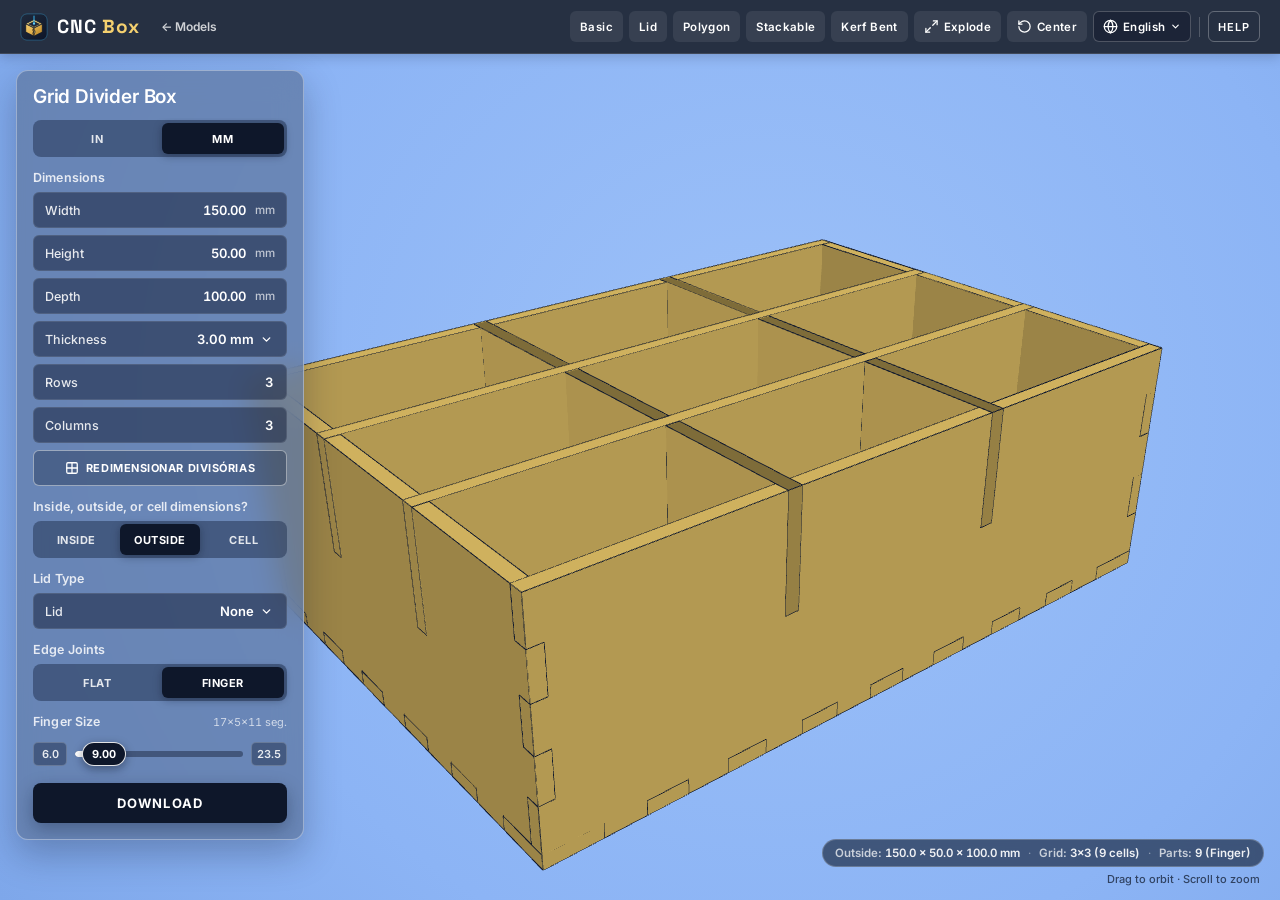
<file: divider-box.html>
<!DOCTYPE html>
<html lang="pt-BR">
<head>
  <meta charset="UTF-8">
  <meta name="viewport" content="width=device-width, initial-scale=1.0">
  <title>CNC Box — Caixa Divisória em Grade (Plano &amp; Dedo)</title>
  <link rel="icon" type="image/svg+xml" href="assets/logo.svg">
  <link rel="preconnect" href="https://fonts.googleapis.com">
  <link rel="preconnect" href="https://fonts.gstatic.com" crossorigin>
  <link href="https://fonts.googleapis.com/css2?family=Inter:wght@400;500;600;700&family=Space+Grotesk:wght@600;700&display=swap" rel="stylesheet">
  <link rel="stylesheet" href="css/style.css">
</head>
<body>
  <!-- Top Navigation Bar -->
  <header class="top-nav">
    <div class="nav-left">
      <a href="index.html" class="brand-logo" title="Voltar para a página inicial">
        <span class="brand-mark" aria-hidden="true">
          <img src="assets/logo.svg" alt="" width="28" height="28">
        </span>
        <span class="brand-wordmark">CNC <span class="brand-accent">Box</span></span>
      </a>
      <a href="index.html" class="nav-crumb">← Modelos</a>
      <span class="brand-badge">Caixa Divisória · Plano &amp; Dedo</span>
    </div>

    <nav class="nav-right" aria-label="Ações rápidas">
      <a href="basic-box.html" class="nav-btn nav-link" title="Ir para Caixa Básica">Básica</a>
      <a href="lid-box.html" class="nav-btn nav-link" title="Ir para Tampa de Caixa">Tampa</a>
      <a href="polygon-box.html" class="nav-btn nav-link" title="Ir para Caixa Poligonal">Poligonal</a>
      <a href="stackable-bin.html" class="nav-btn nav-link" title="Ir para Caixa Empilhável">Empilhável</a>
      <a href="kerf-box.html" class="nav-btn nav-link" title="Ir para Caixa Curvada">Curvada</a>
      <button type="button" class="nav-btn" id="btn-explode" title="Alternar vista explodida 3D">
        <svg width="15" height="15" viewBox="0 0 24 24" fill="none" stroke="currentColor" stroke-width="2" stroke-linecap="round" stroke-linejoin="round" aria-hidden="true">
          <polyline points="15 3 21 3 21 9"></polyline>
          <polyline points="9 21 3 21 3 15"></polyline>
          <line x1="21" y1="3" x2="14" y2="10"></line>
          <line x1="3" y1="21" x2="10" y2="14"></line>
        </svg>
        <span>Explodir</span>
      </button>
      <button type="button" class="nav-btn" id="btn-reset-view" title="Centralizar câmera 3D">
        <svg width="15" height="15" viewBox="0 0 24 24" fill="none" stroke="currentColor" stroke-width="2" stroke-linecap="round" stroke-linejoin="round" aria-hidden="true">
          <path d="M3 12a9 9 0 1 0 9-9 9.75 9.75 0 0 0-6.74 2.74L3 8"></path>
          <path d="M3 3v5h5"></path>
        </svg>
        <span>Centralizar</span>
      </button>
      <div class="nav-divider" aria-hidden="true"></div>
      <button type="button" class="nav-btn nav-btn-outline" id="btn-help" data-i18n-key="AJUDA">AJUDA</button>
    </nav>
  </header>

  <!-- Main Workspace -->
  <main class="workspace">
    <!-- Full-bleed 3D WebGL Canvas -->
    <div class="viewport-container" id="viewport-container">
      <canvas id="box-canvas" aria-label="Pré-visualização 3D interativa da caixa divisória"></canvas>
      <div class="webgl-fallback" id="webgl-fallback" hidden>
        <p>WebGL não está disponível neste navegador. Os planos 2D em SVG e DXF continuam totalmente funcionais.</p>
      </div>
    </div>

    <!-- Floating Left Control Sidebar -->
    <aside class="control-panel" id="divider-box-ui" data-testid="divider-box-ui" aria-label="Configurações da Caixa Divisória em Grade">
      <div class="panel-header">
        <h1>Caixa Divisória em Grade</h1>
        <button type="button" class="panel-collapse-btn" id="btn-toggle-panel" aria-expanded="true" title="Recolher/Expandir painel">
          <svg width="16" height="16" viewBox="0 0 24 24" fill="none" stroke="currentColor" stroke-width="2.2" stroke-linecap="round" stroke-linejoin="round">
            <polyline points="18 15 12 9 6 15"></polyline>
          </svg>
        </button>
      </div>

      <div class="panel-body" id="panel-body">
        <!-- Units Toggle -->
        <div class="control-group">
          <div class="segmented-control" role="group" aria-label="Unidades">
            <button type="button" class="segment-btn" data-unit="in">IN</button>
            <button type="button" class="segment-btn active" data-unit="mm">MM</button>
          </div>
        </div>

        <!-- Dimensions & Grid Section -->
        <section class="control-section">
          <h2 class="section-label">Dimensões</h2>

          <label class="field-row" for="input-width">
            <span class="field-name">Largura</span>
            <span class="field-input-wrap">
              <input type="number" id="input-width" name="width" value="150.00" step="1" min="10" max="5000" inputmode="decimal">
              <span class="unit-suffix" data-unit-label>mm</span>
            </span>
          </label>

          <label class="field-row" for="input-height">
            <span class="field-name">Altura</span>
            <span class="field-input-wrap">
              <input type="number" id="input-height" name="height" value="50.00" step="1" min="10" max="5000" inputmode="decimal">
              <span class="unit-suffix" data-unit-label>mm</span>
            </span>
          </label>

          <label class="field-row" for="input-depth">
            <span class="field-name">Profundidade</span>
            <span class="field-input-wrap">
              <input type="number" id="input-depth" name="depth" value="100.00" step="1" min="10" max="5000" inputmode="decimal">
              <span class="unit-suffix" data-unit-label>mm</span>
            </span>
          </label>

          <!-- Thickness Preset Dropdown / Custom Input -->
          <div class="field-row thickness-row">
            <span class="field-name">Espessura</span>
            <div class="thickness-control" id="thickness-dropdown-wrap">
              <details class="custom-select" id="thickness-details">
                <summary class="custom-select-trigger">
                  <span id="thickness-display">3.00 mm</span>
                  <svg width="13" height="13" viewBox="0 0 24 24" fill="none" stroke="currentColor" stroke-width="2.5" stroke-linecap="round" stroke-linejoin="round" aria-hidden="true">
                    <polyline points="6 9 12 15 18 9"></polyline>
                  </svg>
                </summary>
                <div class="custom-select-menu" id="thickness-menu" role="listbox"></div>
              </details>
            </div>
            <div class="field-input-wrap thickness-custom-wrap" id="thickness-custom-wrap" hidden>
              <input type="number" id="input-thickness" name="thickness" value="3.00" step="0.1" min="0.5" max="100" inputmode="decimal">
              <span class="unit-suffix" data-unit-label>mm</span>
              <button type="button" class="icon-mini-btn" id="btn-thickness-presets" title="Voltar para predefinições" aria-label="Voltar para predefinições">▾</button>
            </div>
          </div>

          <!-- Grid Rows & Columns -->
          <label class="field-row" for="input-rows">
            <span class="field-name">Linhas</span>
            <span class="field-input-wrap">
              <input type="number" id="input-rows" name="rowCount" value="3" step="1" min="1" max="12" inputmode="numeric">
            </span>
          </label>

          <label class="field-row" for="input-cols">
            <span class="field-name">Colunas</span>
            <span class="field-input-wrap">
              <input type="number" id="input-cols" name="colCount" value="3" step="1" min="1" max="12" inputmode="numeric">
            </span>
          </label>

          <!-- Resize Dividers Button -->
          <button type="button" class="secondary-action-btn" id="btn-resize-dividers" data-testid="btn-resize-dividers">
            <svg width="14" height="14" viewBox="0 0 24 24" fill="none" stroke="currentColor" stroke-width="2.2" stroke-linecap="round" stroke-linejoin="round" aria-hidden="true">
              <rect x="3" y="3" width="18" height="18" rx="2"></rect>
              <line x1="3" y1="12" x2="21" y2="12"></line>
              <line x1="12" y1="3" x2="12" y2="21"></line>
            </svg>
            <span>REDIMENSIONAR DIVISÓRIAS</span>
          </button>

          <p class="validation-msg" id="validation-msg" role="alert" hidden></p>
        </section>

        <!-- Dimension Reference (Interna / Externa / Célula) -->
        <section class="control-section">
          <h2 class="section-label">Dimensões internas, externas ou da célula?</h2>
          <div class="segmented-control" role="group" aria-label="Referência das dimensões">
            <button type="button" class="segment-btn" data-dim-ref="inside">INTERNA</button>
            <button type="button" class="segment-btn active" data-dim-ref="outside">EXTERNA</button>
            <button type="button" class="segment-btn" data-dim-ref="cell">CÉLULA</button>
          </div>
        </section>

        <!-- Lid Type Dropdown -->
        <section class="control-section">
          <h2 class="section-label">Tipo de Tampa</h2>
          <div class="field-row lid-row">
            <span class="field-name">Tampa</span>
            <div class="thickness-control">
              <details class="custom-select" id="lid-details">
                <summary class="custom-select-trigger">
                  <span id="lid-display">Nenhuma</span>
                  <svg width="13" height="13" viewBox="0 0 24 24" fill="none" stroke="currentColor" stroke-width="2.5" stroke-linecap="round" stroke-linejoin="round" aria-hidden="true">
                    <polyline points="6 9 12 15 18 9"></polyline>
                  </svg>
                </summary>
                <div class="custom-select-menu" id="lid-menu" role="listbox">
                  <button type="button" class="thickness-option selected" data-lid="none" role="option">Nenhuma (Aberta)</button>
                  <button type="button" class="thickness-option" data-lid="flat" role="option">Plana (Fechada)</button>
                </div>
              </details>
            </div>
          </div>
        </section>

        <!-- Edge Joints (ONLY FLAT & FINGER — NO T-SLOT) -->
        <section class="control-section">
          <h2 class="section-label">Juntas de borda</h2>
          <div class="segmented-control" role="group" aria-label="Tipo de junta de borda">
            <button type="button" class="segment-btn" data-joint="flat">PLANO</button>
            <button type="button" class="segment-btn active" data-joint="finger">DEDO</button>
          </div>
        </section>

        <!-- Finger Size Slider (Visible only in FINGER mode) -->
        <section class="control-section" id="finger-size-section">
          <div class="section-label-row">
            <h2 class="section-label">Tamanho do Dedo</h2>
            <span class="finger-count-hint" id="finger-count-hint"></span>
          </div>
          <div class="finger-slider-wrap">
            <button type="button" class="slider-bound-btn" id="finger-min-btn" title="Definir tamanho mínimo">6.0</button>
            <div class="slider-track-area" id="finger-slider-track">
              <input type="range" id="input-finger-size" min="6" max="23.5" step="0.1" value="9.0" aria-label="Tamanho do Dedo">
              <div class="slider-rail" aria-hidden="true">
                <div class="slider-fill" id="finger-slider-fill"></div>
              </div>
              <div class="slider-thumb-pill" id="finger-thumb-pill" aria-hidden="true">9.00</div>
            </div>
            <button type="button" class="slider-bound-btn" id="finger-max-btn" title="Definir tamanho máximo">23.5</button>
          </div>
        </section>

        <!-- Primary Action Button -->
        <button type="button" class="primary-btn" id="btn-open-download" data-testid="download-2d-component">
          BAIXAR
        </button>
      </div>
    </aside>

    <!-- Bottom-Right Live Info HUD -->
    <div class="viewport-hud" aria-live="polite">
      <div class="hud-stats" id="hud-stats">
        <span><strong>Externo:</strong> <em id="hud-outer">150 × 50 × 100 mm</em></span>
        <span class="hud-sep">·</span>
        <span><strong>Grade:</strong> <em id="hud-grid">3×3 (9 cél.)</em></span>
        <span class="hud-sep">·</span>
        <span><strong>Peças:</strong> <em id="hud-panels">9 (Dedo)</em></span>
      </div>
      <div class="hud-hint">Arraste para girar · Scroll para zoom</div>
    </div>
  </main>

  <!-- Resize Dividers Modal (Unequal Rows & Columns) -->
  <div class="modal-backdrop" id="resize-modal" role="dialog" aria-modal="true" aria-labelledby="resize-modal-title" hidden>
    <div class="modal-dialog modal-dialog-resize">
      <div class="modal-header">
        <h2 id="resize-modal-title">Redimensionar divisórias</h2>
        <button type="button" class="modal-close-btn" id="btn-close-resize" aria-label="Fechar">✕</button>
      </div>

      <div class="resize-body">
        <p class="resize-desc">Defina o tamanho interno de cada coluna e linha. A caixa aumenta ou diminui automaticamente para caber, mantendo o tamanho dos compartimentos que você não alterar.</p>

        <div class="resize-grid-shell" id="resize-grid-shell">
          <!-- Dynamically populated 2D grid schematic with column & row inputs -->
        </div>

        <div class="resize-summary" id="resize-summary">
          <span><strong>Antigo (Externo):</strong> <em id="resize-old-dim">150.0 × 100.0 mm</em></span>
          <span class="resize-arrow">→</span>
          <span><strong>Novo (Externo):</strong> <em id="resize-new-dim">150.0 × 100.0 mm</em></span>
        </div>
      </div>

      <div class="resize-footer">
        <button type="button" class="nav-btn nav-btn-outline" id="btn-equalize-cells">Igualar todas</button>
        <div class="resize-footer-right">
          <button type="button" class="nav-btn nav-btn-outline" id="btn-cancel-resize">Cancelar</button>
          <button type="button" class="primary-btn resize-apply-btn" id="btn-apply-resize">Aplicar</button>
        </div>
      </div>
    </div>
  </div>

  <!-- Export / Download Modal -->
  <div class="modal-backdrop" id="download-modal" role="dialog" aria-modal="true" aria-labelledby="download-modal-title" hidden>
    <div class="modal-dialog">
      <div class="modal-header">
        <h2 id="download-modal-title">Baixar</h2>
        <button type="button" class="modal-close-btn" id="btn-close-download" aria-label="Fechar">✕</button>
      </div>

      <!-- Live 2D SVG Preview Viewport -->
      <div class="svg-preview-box" id="svg-preview-box">
        <div class="svg-preview-inner" id="svg-preview-container"></div>
        <div class="svg-preview-meta" id="svg-preview-meta"></div>
      </div>

      <!-- Configuration Tabs -->
      <div class="modal-tabs-container">
        <div class="modal-tablist" role="tablist" aria-label="Configurações de exportação">
          <button type="button" class="tab-btn active" role="tab" aria-selected="true" data-tab="labels">Rótulos</button>
          <button type="button" class="tab-btn" role="tab" aria-selected="false" data-tab="lines">Formatação de Linha</button>
          <button type="button" class="tab-btn" role="tab" aria-selected="false" data-tab="kerf">Compensação de Corte</button>
          <button type="button" class="tab-btn" role="tab" aria-selected="false" data-tab="layout">Layout</button>
        </div>

        <div class="modal-tab-panels">
          <!-- Tab 1: Rótulos -->
          <div class="tab-panel active" role="tabpanel" data-tab-panel="labels">
            <div class="tab-grid">
              <div class="tab-field">
                <span class="tab-label">Rótulos</span>
                <div class="segmented-control" role="group" aria-label="Rótulos nos painéis">
                  <button type="button" class="segment-btn active" data-labels="enabled">HABILITADO</button>
                  <button type="button" class="segment-btn" data-labels="disabled">DESABILITADO</button>
                </div>
              </div>
              <div class="tab-field" id="label-color-field">
                <label class="tab-label" for="input-label-color">Cor do Rótulo</label>
                <div class="color-input-box">
                  <input type="text" id="input-label-color" value="#000000" maxlength="7" spellcheck="false">
                  <input type="color" id="picker-label-color" value="#000000" aria-label="Selecionar cor do rótulo">
                </div>
              </div>
            </div>
          </div>

          <!-- Tab 2: Formatação de Linha -->
          <div class="tab-panel" role="tabpanel" data-tab-panel="lines" hidden>
            <div class="tab-grid tab-grid-3">
              <div class="tab-field">
                <label class="tab-label" for="input-line-width">Largura da Linha de Corte</label>
                <div class="modal-num-wrap">
                  <input type="number" id="input-line-width" name="cutLineWidth" value="0.25" step="0.05" min="0.01" max="5">
                  <span class="unit-suffix" data-unit-label>mm</span>
                </div>
              </div>
              <div class="tab-field">
                <label class="tab-label" for="input-outer-color">Cor da Linha de Corte Externa</label>
                <div class="color-input-box">
                  <input type="text" id="input-outer-color" value="#ff0000" maxlength="7" spellcheck="false">
                  <input type="color" id="picker-outer-color" value="#ff0000" aria-label="Cor da linha externa">
                </div>
              </div>
              <div class="tab-field">
                <label class="tab-label" for="input-inner-color">Cor da Linha de Corte Interna</label>
                <div class="color-input-box">
                  <input type="text" id="input-inner-color" value="#0000ff" maxlength="7" spellcheck="false">
                  <input type="color" id="picker-inner-color" value="#0000ff" aria-label="Cor da linha interna">
                </div>
              </div>
            </div>
          </div>

          <!-- Tab 3: Compensação de Corte -->
          <div class="tab-panel" role="tabpanel" data-tab-panel="kerf" hidden>
            <div class="tab-grid">
              <div class="tab-field">
                <span class="tab-label">Tipo de Compensação de Corte</span>
                <div class="segmented-control" role="group" aria-label="Tipo de compensação de corte">
                  <button type="button" class="segment-btn active" data-comp="none">NENHUM</button>
                  <button type="button" class="segment-btn" data-comp="kerf">KERF</button>
                  <button type="button" class="segment-btn" data-comp="corner">COMPENSAÇÃO DE CANTO</button>
                </div>
              </div>

              <div class="tab-field" id="comp-kerf-field" hidden>
                <label class="tab-label" for="input-kerf">Compensação de Corte (Diâ. Feixe/2)</label>
                <div class="modal-num-wrap">
                  <input type="number" id="input-kerf" name="kerf" value="0.10" step="0.01" min="0" max="2">
                  <span class="unit-suffix" data-unit-label>mm</span>
                </div>
              </div>

              <div class="tab-field" id="comp-corner-field" hidden>
                <label class="tab-label" for="input-bit-diameter">Diâmetro da Broca do Router</label>
                <div class="modal-num-wrap">
                  <input type="number" id="input-bit-diameter" name="bitDiameter" value="3.17" step="0.1" min="0.5" max="12">
                  <span class="unit-suffix" data-unit-label>mm</span>
                </div>
                <p class="tab-note" id="corner-flat-note" hidden>No modo Plano, os alívios de canto aplicam-se aos encaixes cruzados das divisórias.</p>
              </div>
            </div>
          </div>

          <!-- Tab 4: Layout -->
          <div class="tab-panel" role="tabpanel" data-tab-panel="layout" hidden>
            <div class="tab-grid tab-grid-3">
              <div class="tab-field">
                <span class="tab-label">Layout do Painel</span>
                <div class="segmented-control" role="group" aria-label="Layout do painel">
                  <button type="button" class="segment-btn active" data-layout="separate">SEPARAR</button>
                  <button type="button" class="segment-btn" data-layout="combine">COMBINAR</button>
                </div>
              </div>

              <div class="tab-field" id="panel-spacing-field">
                <label class="tab-label" for="input-panel-spacing">Espaçamento de Painéis</label>
                <div class="modal-num-wrap">
                  <input type="number" id="input-panel-spacing" name="panelSpacing" value="3.00" step="0.5" min="0" max="50">
                  <span class="unit-suffix" data-unit-label>mm</span>
                </div>
              </div>

              <div class="tab-field">
                <span class="tab-label">Saída de Arquivo</span>
                <div class="segmented-control" role="group" aria-label="Saída de arquivo">
                  <button type="button" class="segment-btn active" data-output="single">ARQUIVO ÚNICO</button>
                  <button type="button" class="segment-btn" data-output="separate">ARQUIVOS SEPARADOS</button>
                </div>
              </div>
            </div>
          </div>
        </div>
      </div>

      <!-- Modal Footer -->
      <div class="modal-footer">
        <div class="filename-row">
          <label for="input-filename">Nome do arquivo</label>
          <input type="text" id="input-filename" value="caixa-divisoria-3x3-150x100x50-3mm" spellcheck="false">
        </div>
        <div class="download-actions">
          <button type="button" class="primary-btn modal-dl-btn" id="btn-download-svg">BAIXAR SVG</button>
          <button type="button" class="primary-btn modal-dl-btn" id="btn-download-dxf">BAIXAR DXF</button>
        </div>
        <p class="modal-caption" id="download-caption">Downloads locais instantâneos em escala real 1:1</p>
      </div>
    </div>
  </div>

  <!-- Help Modal -->
  <div class="modal-backdrop" id="help-modal" role="dialog" aria-modal="true" aria-labelledby="help-modal-title" hidden>
    <div class="modal-dialog modal-dialog-sm">
      <div class="modal-header">
        <h2 id="help-modal-title">Ajuda — Caixa Divisória em Grade</h2>
        <button type="button" class="modal-close-btn" id="btn-close-help" aria-label="Fechar">✕</button>
      </div>
      <div class="help-body" data-i18n-html="help.divider">
        <p>Projete caixas organizadoras com divisórias internas em grade (<strong>Linhas × Colunas</strong>) e exporte os planos de corte em <strong>SVG</strong> e <strong>DXF</strong> na escala real 1:1.</p>
        <h3>Encaixes das Divisórias</h3>
        <ul>
          <li><strong>Encaixe cruzado (Meia-madeira):</strong> Divisórias de linha e coluna se travam a meia altura para ficarem perfeitamente niveladas.</li>
          <li><strong>Tampa Nenhuma + Dedo:</strong> As divisórias encaixam de cima para baixo em rasgos em U nas paredes externas.</li>
          <li><strong>Tampa Plana + Dedo:</strong> As paredes externas recebem furos internos (linha azul) onde as abas das divisórias se travam sob a tampa fechada.</li>
          <li><strong>Redimensionar divisórias:</strong> Permite definir larguras e profundidades individuais para cada compartimento.</li>
        </ul>
      </div>
    </div>
  </div>

  <!-- Scripts -->
  <script defer src="js/i18n.js"></script>
  <script defer src="js/geometry.js"></script>
  <script defer src="js/renderer3d.js"></script>
  <script defer src="js/exporter.js"></script>
  <script defer src="js/divider-app.js"></script>
</body>
</html>
</file>
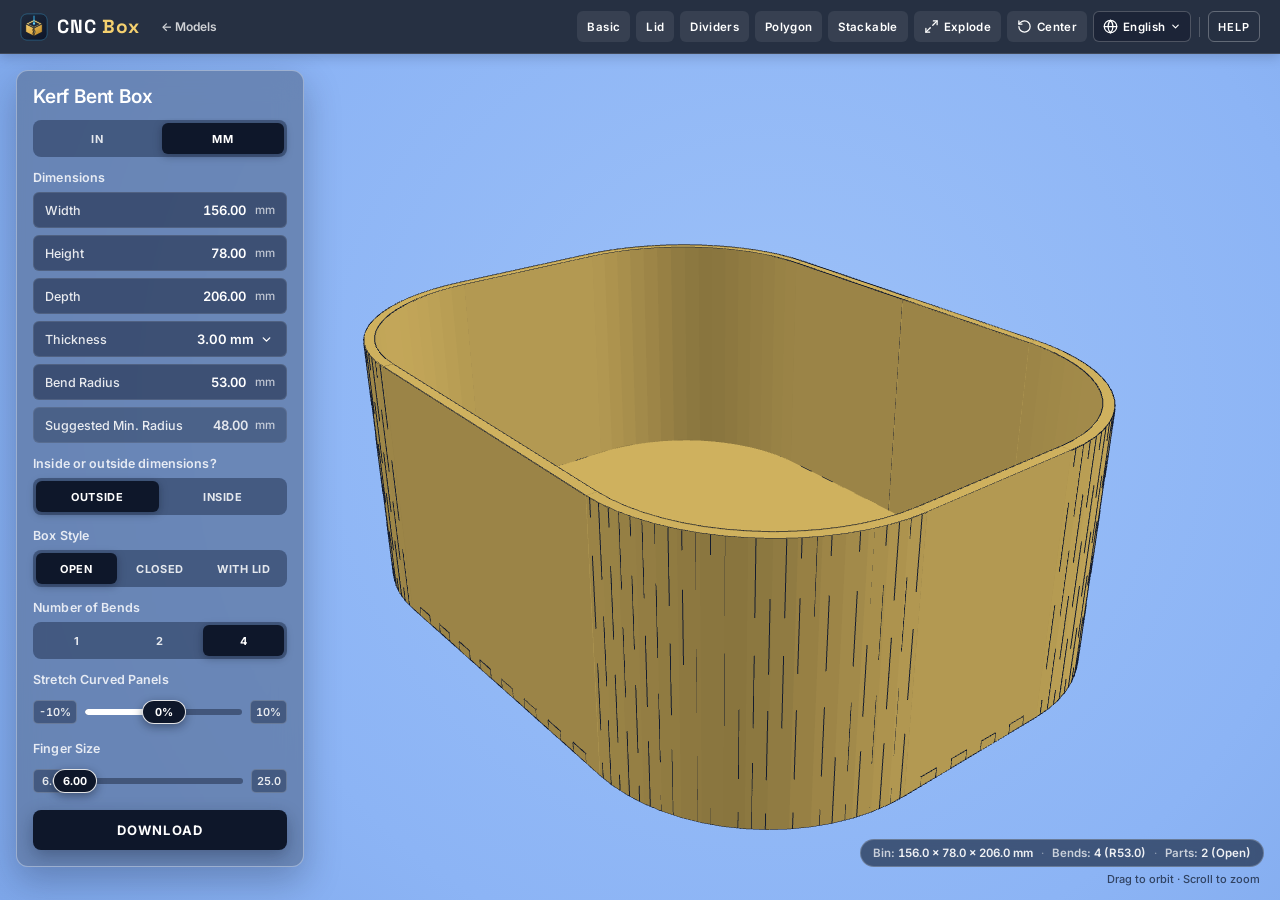
<file: kerf-box.html>
<!DOCTYPE html>
<html lang="pt-BR">
<head>
  <meta charset="UTF-8">
  <meta name="viewport" content="width=device-width, initial-scale=1.0">
  <title>CNC Box — Caixa Curvada (Dobras Kerf &amp; Tampa Curva)</title>
  <link rel="icon" type="image/svg+xml" href="assets/logo.svg">
  <link rel="preconnect" href="https://fonts.googleapis.com">
  <link rel="preconnect" href="https://fonts.gstatic.com" crossorigin>
  <link href="https://fonts.googleapis.com/css2?family=Inter:wght@400;500;600;700&family=Space+Grotesk:wght@600;700&display=swap" rel="stylesheet">
  <link rel="stylesheet" href="css/style.css">
</head>
<body>
  <!-- Top Navigation Bar -->
  <header class="top-nav">
    <div class="nav-left">
      <a href="index.html" class="brand-logo" title="Voltar para a página inicial">
        <span class="brand-mark" aria-hidden="true">
          <img src="assets/logo.svg" alt="" width="28" height="28">
        </span>
        <span class="brand-wordmark">CNC <span class="brand-accent">Box</span></span>
      </a>
      <a href="index.html" class="nav-crumb">← Modelos</a>
      <span class="brand-badge">Caixa Curvada · Living Hinge</span>
    </div>

    <nav class="nav-right" aria-label="Ações rápidas">
      <a href="basic-box.html" class="nav-btn nav-link" title="Ir para Caixa Básica">Básica</a>
      <a href="lid-box.html" class="nav-btn nav-link" title="Ir para Tampa de Caixa">Tampa</a>
      <a href="divider-box.html" class="nav-btn nav-link" title="Ir para Caixa Divisória">Divisória</a>
      <a href="polygon-box.html" class="nav-btn nav-link" title="Ir para Caixa Poligonal">Poligonal</a>
      <a href="stackable-bin.html" class="nav-btn nav-link" title="Ir para Caixa Empilhável">Empilhável</a>
      <button type="button" class="nav-btn" id="btn-explode" title="Alternar vista explodida 3D">
        <svg width="15" height="15" viewBox="0 0 24 24" fill="none" stroke="currentColor" stroke-width="2" stroke-linecap="round" stroke-linejoin="round" aria-hidden="true">
          <polyline points="15 3 21 3 21 9"></polyline>
          <polyline points="9 21 3 21 3 15"></polyline>
          <line x1="21" y1="3" x2="14" y2="10"></line>
          <line x1="3" y1="21" x2="10" y2="14"></line>
        </svg>
        <span>Explodir</span>
      </button>
      <button type="button" class="nav-btn" id="btn-reset-view" title="Centralizar câmera 3D">
        <svg width="15" height="15" viewBox="0 0 24 24" fill="none" stroke="currentColor" stroke-width="2" stroke-linecap="round" stroke-linejoin="round" aria-hidden="true">
          <path d="M3 12a9 9 0 1 0 9-9 9.75 9.75 0 0 0-6.74 2.74L3 8"></path>
          <path d="M3 3v5h5"></path>
        </svg>
        <span>Centralizar</span>
      </button>
      <div class="nav-divider" aria-hidden="true"></div>
      <button type="button" class="nav-btn nav-btn-outline" id="btn-help" data-i18n-key="AJUDA">AJUDA</button>
    </nav>
  </header>

  <!-- Main Workspace -->
  <main class="workspace">
    <!-- Full-bleed 3D WebGL Canvas -->
    <div class="viewport-container" id="viewport-container">
      <canvas id="box-canvas" aria-label="Pré-visualização 3D interativa da caixa curvada"></canvas>
      <div class="webgl-fallback" id="webgl-fallback" hidden>
        <p>WebGL não está disponível neste navegador. Os planos 2D em SVG e DXF continuam totalmente funcionais.</p>
      </div>
    </div>

    <!-- Floating Left Control Sidebar -->
    <aside class="control-panel" id="kerf-box-ui" data-testid="kerf-box-ui" aria-label="Configurações da Caixa Curvada">
      <div class="panel-header">
        <h1>Caixa Curvada</h1>
        <button type="button" class="panel-collapse-btn" id="btn-toggle-panel" aria-expanded="true" title="Recolher/Expandir painel">
          <svg width="16" height="16" viewBox="0 0 24 24" fill="none" stroke="currentColor" stroke-width="2.2" stroke-linecap="round" stroke-linejoin="round">
            <polyline points="18 15 12 9 6 15"></polyline>
          </svg>
        </button>
      </div>

      <div class="panel-body" id="panel-body">
        <!-- Units Toggle -->
        <div class="control-group">
          <div class="segmented-control" role="group" aria-label="Unidades">
            <button type="button" class="segment-btn" data-unit="in">IN</button>
            <button type="button" class="segment-btn active" data-unit="mm">MM</button>
          </div>
        </div>

        <!-- Dimensions Section -->
        <section class="control-section">
          <h2 class="section-label">Dimensões</h2>

          <label class="field-row" for="input-width">
            <span class="field-name">Largura</span>
            <span class="field-input-wrap">
              <input type="number" id="input-width" name="width" value="156.00" step="1" min="30" max="2000" inputmode="decimal">
              <span class="unit-suffix" data-unit-label>mm</span>
            </span>
          </label>

          <label class="field-row" for="input-height">
            <span class="field-name">Altura</span>
            <span class="field-input-wrap">
              <input type="number" id="input-height" name="height" value="78.00" step="1" min="20" max="1000" inputmode="decimal">
              <span class="unit-suffix" data-unit-label>mm</span>
            </span>
          </label>

          <label class="field-row" for="input-depth">
            <span class="field-name">Profundidade</span>
            <span class="field-input-wrap">
              <input type="number" id="input-depth" name="depth" value="206.00" step="1" min="30" max="2000" inputmode="decimal">
              <span class="unit-suffix" data-unit-label>mm</span>
            </span>
          </label>

          <!-- Thickness Preset Dropdown / Custom Input -->
          <div class="field-row thickness-row">
            <span class="field-name">Espessura</span>
            <div class="thickness-control" id="thickness-dropdown-wrap">
              <details class="custom-select" id="thickness-details">
                <summary class="custom-select-trigger">
                  <span id="thickness-display">3.00 mm</span>
                  <svg width="13" height="13" viewBox="0 0 24 24" fill="none" stroke="currentColor" stroke-width="2.5" stroke-linecap="round" stroke-linejoin="round" aria-hidden="true">
                    <polyline points="6 9 12 15 18 9"></polyline>
                  </svg>
                </summary>
                <div class="custom-select-menu" id="thickness-menu" role="listbox"></div>
              </details>
            </div>
            <div class="field-input-wrap thickness-custom-wrap" id="thickness-custom-wrap" hidden>
              <input type="number" id="input-thickness" name="thickness" value="3.00" step="0.1" min="0.5" max="25" inputmode="decimal">
              <span class="unit-suffix" data-unit-label>mm</span>
              <button type="button" class="icon-mini-btn" id="btn-thickness-presets" title="Voltar para predefinições" aria-label="Voltar para predefinições">▾</button>
            </div>
          </div>

          <label class="field-row" for="input-radius">
            <span class="field-name">Raio</span>
            <span class="field-input-wrap">
              <input type="number" id="input-radius" name="bendRadius" value="53.00" step="1" min="6" max="500" inputmode="decimal">
              <span class="unit-suffix" data-unit-label>mm</span>
            </span>
          </label>

          <div class="field-row field-readonly" id="min-radius-row">
            <span class="field-name">Raio Mínimo Sugerido</span>
            <span class="field-input-wrap">
              <span class="readonly-val" id="suggested-min-radius">48.00</span>
              <span class="unit-suffix" data-unit-label>mm</span>
            </span>
          </div>

          <p class="validation-msg" id="validation-msg" role="alert" hidden></p>
          <p class="radius-warn-msg" id="radius-warn-msg" hidden>Raio abaixo do mínimo sugerido para esta espessura (pode exigir maior flexibilidade do material).</p>
        </section>

        <!-- Inside / Outside Dimensions -->
        <section class="control-section">
          <h2 class="section-label">Dimensões internas ou externas?</h2>
          <div class="segmented-control" role="group" aria-label="Referência das dimensões">
            <button type="button" class="segment-btn active" data-dim-ref="outside">EXTERNO</button>
            <button type="button" class="segment-btn" data-dim-ref="inside">INTERNO</button>
          </div>
        </section>

        <!-- 3-Way Enclosure Mode: Aberta / Fechada / Com Tampa -->
        <section class="control-section">
          <h2 class="section-label">Tipo de Caixa</h2>
          <div class="segmented-control" role="group" aria-label="Tipo de fechamento da caixa curvada">
            <button type="button" class="segment-btn active" data-mode="open">ABERTA</button>
            <button type="button" class="segment-btn" data-mode="closed">FECHADA</button>
            <button type="button" class="segment-btn" data-mode="lid">COM TAMPA</button>
          </div>
        </section>

        <!-- Contextual Curved Lid Settings (Visible ONLY when COM TAMPA is selected) -->
        <section class="control-section lid-subpanel" id="curved-lid-section" hidden>
          <h2 class="section-label">Tampa Curva Sob Medida</h2>

          <label class="field-row" for="input-lid-height">
            <span class="field-name">Altura da Tampa</span>
            <span class="field-input-wrap">
              <input type="number" id="input-lid-height" name="lidHeight" value="25.00" step="1" min="8" max="500" inputmode="decimal">
              <span class="unit-suffix" data-unit-label>mm</span>
            </span>
          </label>

          <label class="field-row" for="input-lid-clearance">
            <span class="field-name">Folga de Encaixe</span>
            <span class="field-input-wrap">
              <input type="number" id="input-lid-clearance" name="lidClearance" value="0.50" step="0.1" min="0" max="5" inputmode="decimal">
              <span class="unit-suffix" data-unit-label>mm</span>
            </span>
          </label>

          <div class="segmented-control" role="group" aria-label="Posição da tampa no 3D">
            <button type="button" class="segment-btn active" data-lid-pos="seated">ENCAIXADA</button>
            <button type="button" class="segment-btn" data-lid-pos="raised">LEVANTADA</button>
          </div>
        </section>

        <!-- Number of Bends -->
        <section class="control-section">
          <h2 class="section-label">Número de Dobras</h2>
          <div class="segmented-control" role="group" aria-label="Número de dobras curvas">
            <button type="button" class="segment-btn" data-bends="1">1</button>
            <button type="button" class="segment-btn" data-bends="2">2</button>
            <button type="button" class="segment-btn active" data-bends="4">4</button>
          </div>
        </section>

        <!-- Stretch Curved Panels Slider -->
        <section class="control-section">
          <h2 class="section-label">Esticar Painéis Curvados</h2>
          <div class="finger-slider-wrap">
            <button type="button" class="slider-bound-btn" id="stretch-min-btn" title="Definir -10%">-10%</button>
            <div class="slider-track-area">
              <input type="range" id="input-stretch" min="-10" max="10" step="0.5" value="0" aria-label="Esticar Painéis Curvados">
              <div class="slider-rail" aria-hidden="true">
                <div class="slider-fill" id="stretch-slider-fill"></div>
              </div>
              <div class="slider-thumb-pill" id="stretch-thumb-pill" aria-hidden="true">0%</div>
            </div>
            <button type="button" class="slider-bound-btn" id="stretch-max-btn" title="Definir +10%">10%</button>
          </div>
        </section>

        <!-- Finger Size Slider -->
        <section class="control-section">
          <div class="section-label-row">
            <h2 class="section-label">Tamanho do Dedo</h2>
          </div>
          <div class="finger-slider-wrap">
            <button type="button" class="slider-bound-btn" id="finger-min-btn" title="Definir tamanho mínimo">6.0</button>
            <div class="slider-track-area">
              <input type="range" id="input-finger-size" min="6" max="25" step="0.1" value="6.0" aria-label="Tamanho do Dedo">
              <div class="slider-rail" aria-hidden="true">
                <div class="slider-fill" id="finger-slider-fill"></div>
              </div>
              <div class="slider-thumb-pill" id="finger-thumb-pill" aria-hidden="true">6.00</div>
            </div>
            <button type="button" class="slider-bound-btn" id="finger-max-btn" title="Definir tamanho máximo">25.0</button>
          </div>
        </section>

        <!-- Primary Action Button -->
        <button type="button" class="primary-btn" id="btn-open-download" data-testid="download-2d-component">
          BAIXAR
        </button>
      </div>
    </aside>

    <!-- Bottom-Right Live Info HUD -->
    <div class="viewport-hud" aria-live="polite">
      <div class="hud-stats" id="hud-stats">
        <span><strong>Caixa:</strong> <em id="hud-outer">156.0 × 78.0 × 206.0 mm</em></span>
        <span class="hud-sep">·</span>
        <span><strong>Dobras:</strong> <em id="hud-bends">4 (R53.0)</em></span>
        <span class="hud-sep">·</span>
        <span><strong>Peças:</strong> <em id="hud-panels">2 (Aberta)</em></span>
      </div>
      <div class="hud-hint">Arraste para girar · Scroll para zoom</div>
    </div>
  </main>

  <!-- Export / Download Modal -->
  <div class="modal-backdrop" id="download-modal" role="dialog" aria-modal="true" aria-labelledby="download-modal-title" hidden>
    <div class="modal-dialog">
      <div class="modal-header">
        <h2 id="download-modal-title">Baixar</h2>
        <button type="button" class="modal-close-btn" id="btn-close-download" aria-label="Fechar">✕</button>
      </div>

      <!-- Live 2D SVG Preview Viewport -->
      <div class="svg-preview-box" id="svg-preview-box">
        <div class="svg-preview-inner" id="svg-preview-container"></div>
        <div class="svg-preview-meta" id="svg-preview-meta"></div>
      </div>

      <!-- Configuration Tabs -->
      <div class="modal-tabs-container">
        <div class="modal-tablist" role="tablist" aria-label="Configurações de exportação">
          <button type="button" class="tab-btn active" role="tab" aria-selected="true" data-tab="labels">Rótulos</button>
          <button type="button" class="tab-btn" role="tab" aria-selected="false" data-tab="lines">Formatação de Linha</button>
          <button type="button" class="tab-btn" role="tab" aria-selected="false" data-tab="kerf">Compensação de Corte</button>
          <button type="button" class="tab-btn" role="tab" aria-selected="false" data-tab="layout">Layout</button>
        </div>

        <div class="modal-tab-panels">
          <!-- Tab 1: Rótulos -->
          <div class="tab-panel active" role="tabpanel" data-tab-panel="labels">
            <div class="tab-grid">
              <div class="tab-field">
                <span class="tab-label">Rótulos</span>
                <div class="segmented-control" role="group" aria-label="Rótulos nos painéis">
                  <button type="button" class="segment-btn active" data-labels="enabled">HABILITADO</button>
                  <button type="button" class="segment-btn" data-labels="disabled">DESABILITADO</button>
                </div>
              </div>
              <div class="tab-field" id="label-color-field">
                <label class="tab-label" for="input-label-color">Cor do Rótulo</label>
                <div class="color-input-box">
                  <input type="text" id="input-label-color" value="#000000" maxlength="7" spellcheck="false">
                  <input type="color" id="picker-label-color" value="#000000" aria-label="Selecionar cor do rótulo">
                </div>
              </div>
            </div>
          </div>

          <!-- Tab 2: Formatação de Linha -->
          <div class="tab-panel" role="tabpanel" data-tab-panel="lines" hidden>
            <div class="tab-grid tab-grid-3">
              <div class="tab-field">
                <label class="tab-label" for="input-line-width">Largura da Linha de Corte</label>
                <div class="modal-num-wrap">
                  <input type="number" id="input-line-width" name="cutLineWidth" value="0.25" step="0.05" min="0.01" max="5">
                  <span class="unit-suffix" data-unit-label>mm</span>
                </div>
              </div>
              <div class="tab-field">
                <label class="tab-label" for="input-outer-color">Cor da Linha de Corte Externa</label>
                <div class="color-input-box">
                  <input type="text" id="input-outer-color" value="#ff0000" maxlength="7" spellcheck="false">
                  <input type="color" id="picker-outer-color" value="#ff0000" aria-label="Cor da linha externa">
                </div>
              </div>
              <div class="tab-field">
                <label class="tab-label" for="input-inner-color">Cor da Linha de Corte Interna</label>
                <div class="color-input-box">
                  <input type="text" id="input-inner-color" value="#0000ff" maxlength="7" spellcheck="false">
                  <input type="color" id="picker-inner-color" value="#0000ff" aria-label="Cor da linha interna">
                </div>
              </div>
            </div>
          </div>

          <!-- Tab 3: Compensação de Corte -->
          <div class="tab-panel" role="tabpanel" data-tab-panel="kerf" hidden>
            <div class="tab-grid">
              <div class="tab-field">
                <span class="tab-label">Tipo de Compensação de Corte</span>
                <div class="segmented-control" role="group" aria-label="Tipo de compensação de corte">
                  <button type="button" class="segment-btn active" data-comp="none">NENHUM</button>
                  <button type="button" class="segment-btn" data-comp="kerf">KERF</button>
                  <button type="button" class="segment-btn" data-comp="corner">COMPENSAÇÃO DE CANTO</button>
                </div>
              </div>

              <div class="tab-field" id="comp-kerf-field" hidden>
                <label class="tab-label" for="input-kerf">Compensação de Corte (Diâ. Feixe/2)</label>
                <div class="modal-num-wrap">
                  <input type="number" id="input-kerf" name="kerf" value="0.10" step="0.01" min="0" max="2">
                  <span class="unit-suffix" data-unit-label>mm</span>
                </div>
              </div>

              <div class="tab-field" id="comp-corner-field" hidden>
                <label class="tab-label" for="input-bit-diameter">Diâmetro da Broca do Router</label>
                <div class="modal-num-wrap">
                  <input type="number" id="input-bit-diameter" name="bitDiameter" value="3.17" step="0.1" min="0.5" max="12">
                  <span class="unit-suffix" data-unit-label>mm</span>
                </div>
              </div>
            </div>
          </div>

          <!-- Tab 4: Layout -->
          <div class="tab-panel" role="tabpanel" data-tab-panel="layout" hidden>
            <div class="tab-grid tab-grid-3">
              <div class="tab-field">
                <span class="tab-label">Layout do Painel</span>
                <div class="segmented-control" role="group" aria-label="Layout do painel">
                  <button type="button" class="segment-btn active" data-layout="separate">SEPARAR</button>
                  <button type="button" class="segment-btn" data-layout="combine">COMBINAR</button>
                </div>
              </div>

              <div class="tab-field" id="panel-spacing-field">
                <label class="tab-label" for="input-panel-spacing">Espaçamento de Painéis</label>
                <div class="modal-num-wrap">
                  <input type="number" id="input-panel-spacing" name="panelSpacing" value="3.00" step="0.5" min="0" max="50">
                  <span class="unit-suffix" data-unit-label>mm</span>
                </div>
              </div>

              <div class="tab-field">
                <span class="tab-label">Saída de Arquivo</span>
                <div class="segmented-control" role="group" aria-label="Saída de arquivo">
                  <button type="button" class="segment-btn active" data-output="single">ARQUIVO ÚNICO</button>
                  <button type="button" class="segment-btn" data-output="separate">ARQUIVOS SEPARADOS</button>
                </div>
              </div>
            </div>
          </div>
        </div>
      </div>

      <!-- Modal Footer -->
      <div class="modal-footer">
        <div class="filename-row">
          <label for="input-filename">Nome do arquivo</label>
          <input type="text" id="input-filename" value="caixa-curvada-150x200x75-3mm" spellcheck="false">
        </div>
        <div class="download-actions">
          <button type="button" class="primary-btn modal-dl-btn" id="btn-download-svg">BAIXAR SVG</button>
          <button type="button" class="primary-btn modal-dl-btn" id="btn-download-dxf">BAIXAR DXF</button>
        </div>
        <p class="modal-caption" id="download-caption">Downloads locais instantâneos em escala real 1:1</p>
      </div>
    </div>
  </div>

  <!-- Help Modal -->
  <div class="modal-backdrop" id="help-modal" role="dialog" aria-modal="true" aria-labelledby="help-modal-title" hidden>
    <div class="modal-dialog modal-dialog-sm">
      <div class="modal-header">
        <h2 id="help-modal-title">Ajuda — Caixa Curvada</h2>
        <button type="button" class="modal-close-btn" id="btn-close-help" aria-label="Fechar">✕</button>
      </div>
      <div class="help-body" data-i18n-html="help.kerf">
        <p>Projete caixas com cantos arredondados dobráveis a laser (<strong>living hinge / corte kerf</strong>) com 1, 2 ou 4 dobras e exportação 1:1 em <strong>SVG</strong> e <strong>DXF</strong>.</p>
        <h3>Modos de Caixa</h3>
        <ul>
          <li><strong>Aberta:</strong> Base arredondada (<code>Fundo</code>) + faixa lateral flexível com cortes de dobra nos cantos.</li>
          <li><strong>Fechada:</strong> Adiciona o topo fixo (<code>Superior</code>) com encaixes tipo dedo nos trechos retos.</li>
          <li><strong>Com Tampa:</strong> Gera automaticamente a caixa aberta <strong>+ uma tampa curva sob medida</strong> concêntrica ao raio da caixa, com altura da aba e folga de encaixe configuráveis (pode ser visualizada <em>Encaixada</em> ou <em>Levantada</em> no 3D).</li>
        </ul>
      </div>
    </div>
  </div>

  <!-- Scripts -->
  <script defer src="js/i18n.js"></script>
  <script defer src="js/geometry.js"></script>
  <script defer src="js/renderer3d.js"></script>
  <script defer src="js/exporter.js"></script>
  <script defer src="js/kerf-app.js"></script>
</body>
</html>
</file>
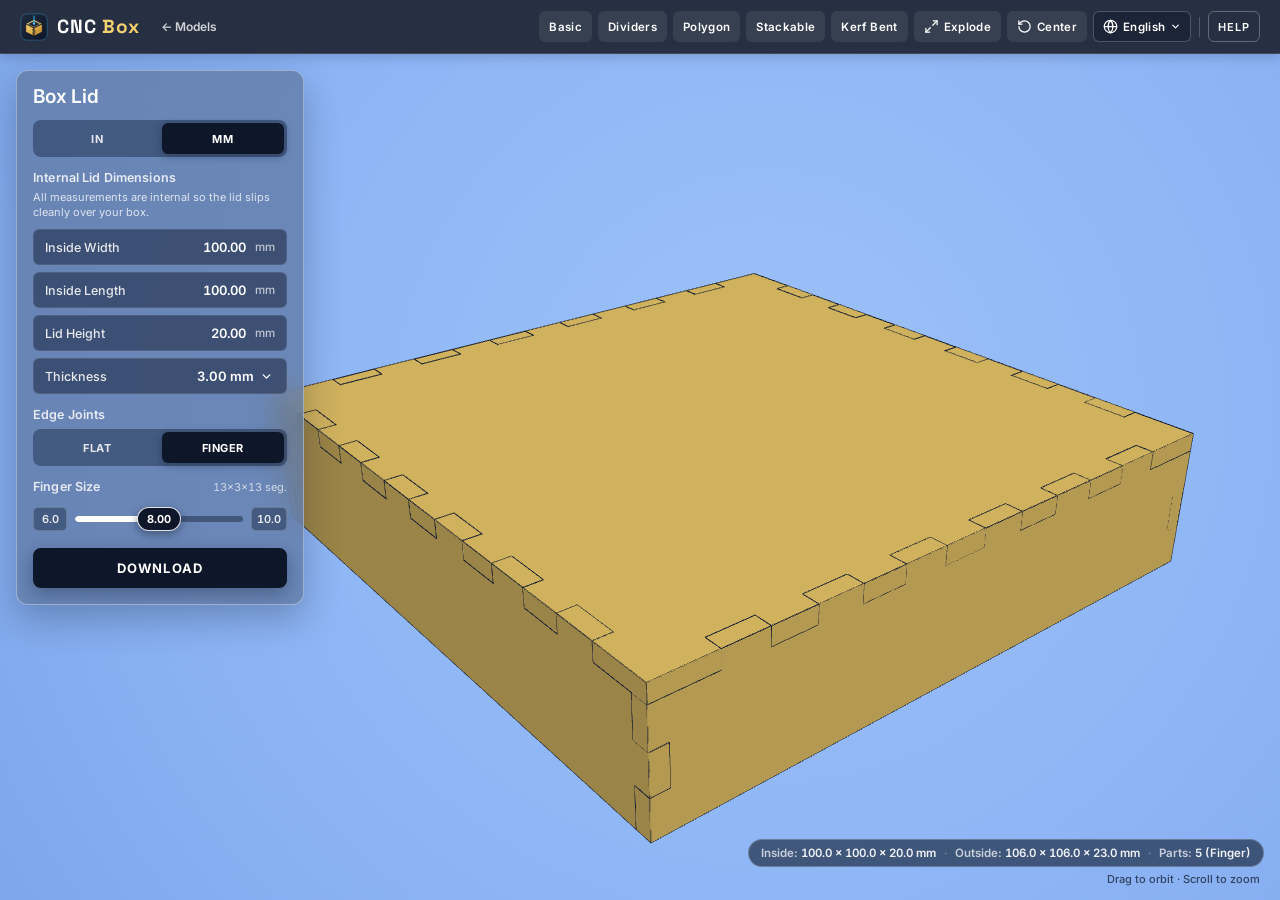
<file: lid-box.html>
<!DOCTYPE html>
<html lang="pt-BR">
<head>
  <meta charset="UTF-8">
  <meta name="viewport" content="width=device-width, initial-scale=1.0">
  <title>CNC Box — Tampa de Caixa (Plano &amp; Dedo)</title>
  <link rel="icon" type="image/svg+xml" href="assets/logo.svg">
  <link rel="preconnect" href="https://fonts.googleapis.com">
  <link rel="preconnect" href="https://fonts.gstatic.com" crossorigin>
  <link href="https://fonts.googleapis.com/css2?family=Inter:wght@400;500;600;700&family=Space+Grotesk:wght@600;700&display=swap" rel="stylesheet">
  <link rel="stylesheet" href="css/style.css">
</head>
<body>
  <!-- Top Navigation Bar -->
  <header class="top-nav">
    <div class="nav-left">
      <a href="index.html" class="brand-logo" title="Voltar para a página inicial">
        <span class="brand-mark" aria-hidden="true">
          <img src="assets/logo.svg" alt="" width="28" height="28">
        </span>
        <span class="brand-wordmark">CNC <span class="brand-accent">Box</span></span>
      </a>
      <a href="index.html" class="nav-crumb">← Modelos</a>
      <span class="brand-badge">Tampa de Caixa · Medidas Internas</span>
    </div>

    <nav class="nav-right" aria-label="Ações rápidas">
      <a href="basic-box.html" class="nav-btn nav-link" title="Ir para Caixa Básica">Básica</a>
      <a href="divider-box.html" class="nav-btn nav-link" title="Ir para Caixa Divisória">Divisória</a>
      <a href="polygon-box.html" class="nav-btn nav-link" title="Ir para Caixa Poligonal">Poligonal</a>
      <a href="stackable-bin.html" class="nav-btn nav-link" title="Ir para Caixa Empilhável">Empilhável</a>
      <a href="kerf-box.html" class="nav-btn nav-link" title="Ir para Caixa Curvada">Curvada</a>
      <button type="button" class="nav-btn" id="btn-explode" title="Alternar vista explodida 3D">
        <svg width="15" height="15" viewBox="0 0 24 24" fill="none" stroke="currentColor" stroke-width="2" stroke-linecap="round" stroke-linejoin="round" aria-hidden="true">
          <polyline points="15 3 21 3 21 9"></polyline>
          <polyline points="9 21 3 21 3 15"></polyline>
          <line x1="21" y1="3" x2="14" y2="10"></line>
          <line x1="3" y1="21" x2="10" y2="14"></line>
        </svg>
        <span>Explodir</span>
      </button>
      <button type="button" class="nav-btn" id="btn-reset-view" title="Centralizar câmera 3D">
        <svg width="15" height="15" viewBox="0 0 24 24" fill="none" stroke="currentColor" stroke-width="2" stroke-linecap="round" stroke-linejoin="round" aria-hidden="true">
          <path d="M3 12a9 9 0 1 0 9-9 9.75 9.75 0 0 0-6.74 2.74L3 8"></path>
          <path d="M3 3v5h5"></path>
        </svg>
        <span>Centralizar</span>
      </button>
      <div class="nav-divider" aria-hidden="true"></div>
      <button type="button" class="nav-btn nav-btn-outline" id="btn-help" data-i18n-key="AJUDA">AJUDA</button>
    </nav>
  </header>

  <!-- Main Workspace -->
  <main class="workspace">
    <!-- Full-bleed 3D WebGL Canvas -->
    <div class="viewport-container" id="viewport-container">
      <canvas id="box-canvas" aria-label="Pré-visualização 3D interativa da tampa de caixa"></canvas>
      <div class="webgl-fallback" id="webgl-fallback" hidden>
        <p>WebGL não está disponível neste navegador. Os planos 2D em SVG e DXF continuam totalmente funcionais.</p>
      </div>
    </div>

    <!-- Floating Left Control Sidebar (Focused Lid-Only Options) -->
    <aside class="control-panel" id="lid-box-ui" data-testid="lid-box-ui" aria-label="Configurações da Tampa de Caixa">
      <div class="panel-header">
        <h1>Tampa de Caixa</h1>
        <button type="button" class="panel-collapse-btn" id="btn-toggle-panel" aria-expanded="true" title="Recolher/Expandir painel">
          <svg width="16" height="16" viewBox="0 0 24 24" fill="none" stroke="currentColor" stroke-width="2.2" stroke-linecap="round" stroke-linejoin="round">
            <polyline points="18 15 12 9 6 15"></polyline>
          </svg>
        </button>
      </div>

      <div class="panel-body" id="panel-body">
        <!-- Units Toggle -->
        <div class="control-group">
          <div class="segmented-control" role="group" aria-label="Unidades">
            <button type="button" class="segment-btn" data-unit="in">IN</button>
            <button type="button" class="segment-btn active" data-unit="mm">MM</button>
          </div>
        </div>

        <!-- Always-Internal Lid Dimensions -->
        <section class="control-section">
          <h2 class="section-label">Dimensões Internas da Tampa</h2>
          <p class="panel-hint-note">Todas as medidas são internas para encaixe perfeito sobre a caixa.</p>

          <label class="field-row" for="input-width">
            <span class="field-name">Largura Interna</span>
            <span class="field-input-wrap">
              <input type="number" id="input-width" name="width" value="100.00" step="1" min="10" max="5000" inputmode="decimal">
              <span class="unit-suffix" data-unit-label>mm</span>
            </span>
          </label>

          <label class="field-row" for="input-depth">
            <span class="field-name">Comprimento Interno</span>
            <span class="field-input-wrap">
              <input type="number" id="input-depth" name="depth" value="100.00" step="1" min="10" max="5000" inputmode="decimal">
              <span class="unit-suffix" data-unit-label>mm</span>
            </span>
          </label>

          <label class="field-row" for="input-height">
            <span class="field-name">Altura da Tampa</span>
            <span class="field-input-wrap">
              <input type="number" id="input-height" name="height" value="20.00" step="1" min="5" max="1000" inputmode="decimal">
              <span class="unit-suffix" data-unit-label>mm</span>
            </span>
          </label>

          <!-- Material Thickness -->
          <div class="field-row thickness-row">
            <span class="field-name">Espessura</span>
            <div class="thickness-control" id="thickness-dropdown-wrap">
              <details class="custom-select" id="thickness-details">
                <summary class="custom-select-trigger">
                  <span id="thickness-display">3.00 mm</span>
                  <svg width="13" height="13" viewBox="0 0 24 24" fill="none" stroke="currentColor" stroke-width="2.5" stroke-linecap="round" stroke-linejoin="round" aria-hidden="true">
                    <polyline points="6 9 12 15 18 9"></polyline>
                  </svg>
                </summary>
                <div class="custom-select-menu" id="thickness-menu" role="listbox"></div>
              </details>
            </div>
            <div class="field-input-wrap thickness-custom-wrap" id="thickness-custom-wrap" hidden>
              <input type="number" id="input-thickness" name="thickness" value="3.00" step="0.1" min="0.5" max="100" inputmode="decimal">
              <span class="unit-suffix" data-unit-label>mm</span>
              <button type="button" class="icon-mini-btn" id="btn-thickness-presets" title="Voltar para predefinições" aria-label="Voltar para predefinições">▾</button>
            </div>
          </div>

          <p class="validation-msg" id="validation-msg" role="alert" hidden></p>
        </section>

        <!-- Edge Joints (ONLY FLAT & FINGER — NO T-SLOT) -->
        <section class="control-section">
          <h2 class="section-label">Juntas de borda</h2>
          <div class="segmented-control" role="group" aria-label="Tipo de junta de borda">
            <button type="button" class="segment-btn" data-joint="flat">PLANO</button>
            <button type="button" class="segment-btn active" data-joint="finger">DEDO</button>
          </div>
        </section>

        <!-- Finger Size Slider (Visible only in FINGER mode) -->
        <section class="control-section" id="finger-size-section">
          <div class="section-label-row">
            <h2 class="section-label">Tamanho do Dedo</h2>
            <span class="finger-count-hint" id="finger-count-hint"></span>
          </div>
          <div class="finger-slider-wrap">
            <button type="button" class="slider-bound-btn" id="finger-min-btn" title="Definir tamanho mínimo">6.0</button>
            <div class="slider-track-area" id="finger-slider-track">
              <input type="range" id="input-finger-size" min="6" max="10" step="0.1" value="8.0" aria-label="Tamanho do Dedo">
              <div class="slider-rail" aria-hidden="true">
                <div class="slider-fill" id="finger-slider-fill"></div>
              </div>
              <div class="slider-thumb-pill" id="finger-thumb-pill" aria-hidden="true">8.00</div>
            </div>
            <button type="button" class="slider-bound-btn" id="finger-max-btn" title="Definir tamanho máximo">10.0</button>
          </div>
        </section>

        <!-- Primary Action Button -->
        <button type="button" class="primary-btn" id="btn-open-download" data-testid="download-2d-component">
          BAIXAR
        </button>
      </div>
    </aside>

    <!-- Bottom-Right Live Info HUD -->
    <div class="viewport-hud" aria-live="polite">
      <div class="hud-stats" id="hud-stats">
        <span><strong>Interno:</strong> <em id="hud-inner">100.0 × 100.0 × 20.0 mm</em></span>
        <span class="hud-sep">·</span>
        <span><strong>Externo:</strong> <em id="hud-outer">106.0 × 106.0 × 23.0 mm</em></span>
        <span class="hud-sep">·</span>
        <span><strong>Peças:</strong> <em id="hud-panels">5 (Dedo)</em></span>
      </div>
      <div class="hud-hint">Arraste para girar · Scroll para zoom</div>
    </div>
  </main>

  <!-- Export / Download Modal -->
  <div class="modal-backdrop" id="download-modal" role="dialog" aria-modal="true" aria-labelledby="download-modal-title" hidden>
    <div class="modal-dialog">
      <div class="modal-header">
        <h2 id="download-modal-title">Baixar</h2>
        <button type="button" class="modal-close-btn" id="btn-close-download" aria-label="Fechar">✕</button>
      </div>

      <!-- Live 2D SVG Preview Viewport -->
      <div class="svg-preview-box" id="svg-preview-box">
        <div class="svg-preview-inner" id="svg-preview-container"></div>
        <div class="svg-preview-meta" id="svg-preview-meta"></div>
      </div>

      <!-- Configuration Tabs -->
      <div class="modal-tabs-container">
        <div class="modal-tablist" role="tablist" aria-label="Configurações de exportação">
          <button type="button" class="tab-btn active" role="tab" aria-selected="true" data-tab="labels">Rótulos</button>
          <button type="button" class="tab-btn" role="tab" aria-selected="false" data-tab="lines">Formatação de Linha</button>
          <button type="button" class="tab-btn" role="tab" aria-selected="false" data-tab="kerf">Compensação de Corte</button>
          <button type="button" class="tab-btn" role="tab" aria-selected="false" data-tab="layout">Layout</button>
        </div>

        <div class="modal-tab-panels">
          <!-- Tab 1: Rótulos -->
          <div class="tab-panel active" role="tabpanel" data-tab-panel="labels">
            <div class="tab-grid">
              <div class="tab-field">
                <span class="tab-label">Rótulos</span>
                <div class="segmented-control" role="group" aria-label="Rótulos nos painéis">
                  <button type="button" class="segment-btn active" data-labels="enabled">HABILITADO</button>
                  <button type="button" class="segment-btn" data-labels="disabled">DESABILITADO</button>
                </div>
              </div>
              <div class="tab-field" id="label-color-field">
                <label class="tab-label" for="input-label-color">Cor do Rótulo</label>
                <div class="color-input-box">
                  <input type="text" id="input-label-color" value="#000000" maxlength="7" spellcheck="false">
                  <input type="color" id="picker-label-color" value="#000000" aria-label="Selecionar cor do rótulo">
                </div>
              </div>
            </div>
          </div>

          <!-- Tab 2: Formatação de Linha -->
          <div class="tab-panel" role="tabpanel" data-tab-panel="lines" hidden>
            <div class="tab-grid tab-grid-3">
              <div class="tab-field">
                <label class="tab-label" for="input-line-width">Largura da Linha de Corte</label>
                <div class="modal-num-wrap">
                  <input type="number" id="input-line-width" name="cutLineWidth" value="0.25" step="0.05" min="0.01" max="5">
                  <span class="unit-suffix" data-unit-label>mm</span>
                </div>
              </div>
              <div class="tab-field">
                <label class="tab-label" for="input-outer-color">Cor da Linha de Corte Externa</label>
                <div class="color-input-box">
                  <input type="text" id="input-outer-color" value="#ff0000" maxlength="7" spellcheck="false">
                  <input type="color" id="picker-outer-color" value="#ff0000" aria-label="Cor da linha externa">
                </div>
              </div>
              <div class="tab-field">
                <label class="tab-label" for="input-inner-color">Cor da Linha de Corte Interna</label>
                <div class="color-input-box">
                  <input type="text" id="input-inner-color" value="#0000ff" maxlength="7" spellcheck="false">
                  <input type="color" id="picker-inner-color" value="#0000ff" aria-label="Cor da linha interna">
                </div>
              </div>
            </div>
          </div>

          <!-- Tab 3: Compensação de Corte -->
          <div class="tab-panel" role="tabpanel" data-tab-panel="kerf" hidden>
            <div class="tab-grid">
              <div class="tab-field">
                <span class="tab-label">Tipo de Compensação de Corte</span>
                <div class="segmented-control" role="group" aria-label="Tipo de compensação de corte">
                  <button type="button" class="segment-btn active" data-comp="none">NENHUM</button>
                  <button type="button" class="segment-btn" data-comp="kerf">KERF</button>
                  <button type="button" class="segment-btn" data-comp="corner">COMPENSAÇÃO DE CANTO</button>
                </div>
              </div>

              <div class="tab-field" id="comp-kerf-field" hidden>
                <label class="tab-label" for="input-kerf">Compensação de Corte (Diâ. Feixe/2)</label>
                <div class="modal-num-wrap">
                  <input type="number" id="input-kerf" name="kerf" value="0.10" step="0.01" min="0" max="2">
                  <span class="unit-suffix" data-unit-label>mm</span>
                </div>
              </div>

              <div class="tab-field" id="comp-corner-field" hidden>
                <label class="tab-label" for="input-bit-diameter">Diâmetro da Broca do Router</label>
                <div class="modal-num-wrap">
                  <input type="number" id="input-bit-diameter" name="bitDiameter" value="3.17" step="0.1" min="0.5" max="12">
                  <span class="unit-suffix" data-unit-label>mm</span>
                </div>
                <p class="tab-note" id="corner-flat-note" hidden>Alívios de canto (dogbone) aplicam-se apenas aos encaixes do modo Dedo.</p>
              </div>
            </div>
          </div>

          <!-- Tab 4: Layout -->
          <div class="tab-panel" role="tabpanel" data-tab-panel="layout" hidden>
            <div class="tab-grid tab-grid-3">
              <div class="tab-field">
                <span class="tab-label">Layout do Painel</span>
                <div class="segmented-control" role="group" aria-label="Layout do painel">
                  <button type="button" class="segment-btn active" data-layout="separate">SEPARAR</button>
                  <button type="button" class="segment-btn" data-layout="combine">COMBINAR</button>
                </div>
              </div>

              <div class="tab-field" id="panel-spacing-field">
                <label class="tab-label" for="input-panel-spacing">Espaçamento de Painéis</label>
                <div class="modal-num-wrap">
                  <input type="number" id="input-panel-spacing" name="panelSpacing" value="3.00" step="0.5" min="0" max="50">
                  <span class="unit-suffix" data-unit-label>mm</span>
                </div>
              </div>

              <div class="tab-field">
                <span class="tab-label">Saída de Arquivo</span>
                <div class="segmented-control" role="group" aria-label="Saída de arquivo">
                  <button type="button" class="segment-btn active" data-output="single">ARQUIVO ÚNICO</button>
                  <button type="button" class="segment-btn" data-output="separate">ARQUIVOS SEPARADOS</button>
                </div>
              </div>
            </div>
          </div>
        </div>
      </div>

      <!-- Modal Footer -->
      <div class="modal-footer">
        <div class="filename-row">
          <label for="input-filename">Nome do arquivo</label>
          <input type="text" id="input-filename" value="tampa-caixa-dedo-100x100x20-3mm" spellcheck="false">
        </div>
        <div class="download-actions">
          <button type="button" class="primary-btn modal-dl-btn" id="btn-download-svg">BAIXAR SVG</button>
          <button type="button" class="primary-btn modal-dl-btn" id="btn-download-dxf">BAIXAR DXF</button>
        </div>
        <p class="modal-caption" id="download-caption">Downloads locais instantâneos em escala real 1:1</p>
      </div>
    </div>
  </div>

  <!-- Help Modal -->
  <div class="modal-backdrop" id="help-modal" role="dialog" aria-modal="true" aria-labelledby="help-modal-title" hidden>
    <div class="modal-dialog modal-dialog-sm">
      <div class="modal-header">
        <h2 id="help-modal-title">Ajuda — Tampa de Caixa</h2>
        <button type="button" class="modal-close-btn" id="btn-close-help" aria-label="Fechar">✕</button>
      </div>
      <div class="help-body" data-i18n-html="help.lid">
        <p>Projete tampas de encaixe (tipo tampa de caixa de sapato) fechadas na parte superior e abertas na base para cobrir suas caixas.</p>
        <h3>Medidas Sempre Internas</h3>
        <ul>
          <li><strong>Largura Interna e Comprimento Interno:</strong> Correspondem ao vão interno da tampa. Dica: informe a medida externa da caixa + uma pequena folga (ex.: <code>+0.5 mm</code> a <code>+1.0 mm</code>) para deslizar suavemente.</li>
          <li><strong>Altura da Tampa:</strong> Altura interna da aba lateral que desce sobre a caixa.</li>
          <li><strong>Espessura:</strong> Espessura do material (MDF, compensado, acrílico) adicionada automaticamente por fora.</li>
        </ul>
      </div>
    </div>
  </div>

  <!-- Scripts -->
  <script defer src="js/i18n.js"></script>
  <script defer src="js/geometry.js"></script>
  <script defer src="js/renderer3d.js"></script>
  <script defer src="js/exporter.js"></script>
  <script defer src="js/lid-app.js"></script>
</body>
</html>
</file>
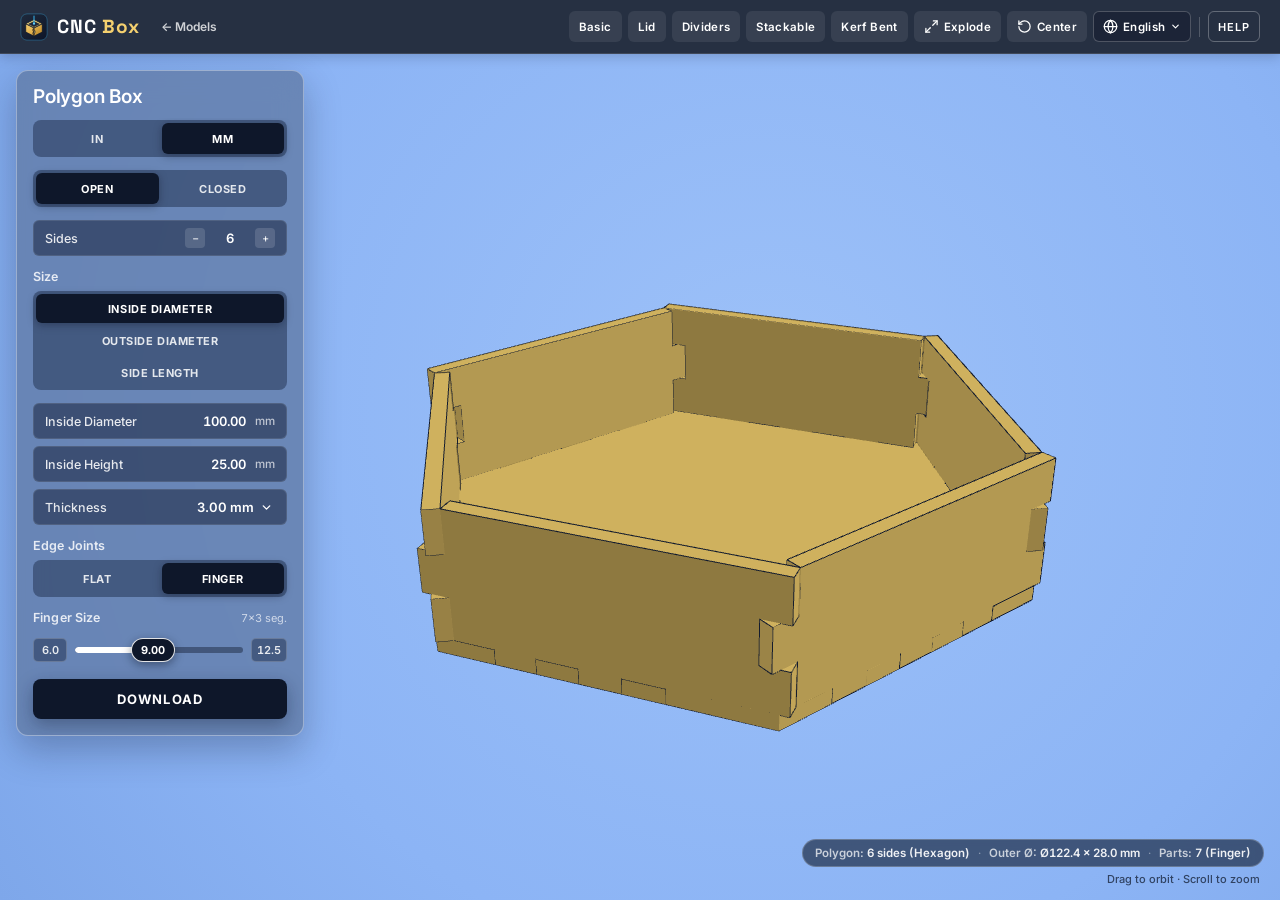
<file: polygon-box.html>
<!DOCTYPE html>
<html lang="pt-BR">
<head>
  <meta charset="UTF-8">
  <meta name="viewport" content="width=device-width, initial-scale=1.0">
  <title>CNC Box — Caixa Poligonal (Plano &amp; Dedo)</title>
  <link rel="icon" type="image/svg+xml" href="assets/logo.svg">
  <link rel="preconnect" href="https://fonts.googleapis.com">
  <link rel="preconnect" href="https://fonts.gstatic.com" crossorigin>
  <link href="https://fonts.googleapis.com/css2?family=Inter:wght@400;500;600;700&family=Space+Grotesk:wght@600;700&display=swap" rel="stylesheet">
  <link rel="stylesheet" href="css/style.css">
</head>
<body>
  <!-- Top Navigation Bar -->
  <header class="top-nav">
    <div class="nav-left">
      <a href="index.html" class="brand-logo" title="Voltar para a página inicial">
        <span class="brand-mark" aria-hidden="true">
          <img src="assets/logo.svg" alt="" width="28" height="28">
        </span>
        <span class="brand-wordmark">CNC <span class="brand-accent">Box</span></span>
      </a>
      <a href="index.html" class="nav-crumb">← Modelos</a>
      <span class="brand-badge">Caixa Poligonal · Plano &amp; Dedo</span>
    </div>

    <nav class="nav-right" aria-label="Ações rápidas">
      <a href="basic-box.html" class="nav-btn nav-link" title="Ir para Caixa Básica">Básica</a>
      <a href="lid-box.html" class="nav-btn nav-link" title="Ir para Tampa de Caixa">Tampa</a>
      <a href="divider-box.html" class="nav-btn nav-link" title="Ir para Caixa Divisória">Divisória</a>
      <a href="stackable-bin.html" class="nav-btn nav-link" title="Ir para Caixa Empilhável">Empilhável</a>
      <a href="kerf-box.html" class="nav-btn nav-link" title="Ir para Caixa Curvada">Curvada</a>
      <button type="button" class="nav-btn" id="btn-explode" title="Alternar vista explodida 3D">
        <svg width="15" height="15" viewBox="0 0 24 24" fill="none" stroke="currentColor" stroke-width="2" stroke-linecap="round" stroke-linejoin="round" aria-hidden="true">
          <polyline points="15 3 21 3 21 9"></polyline>
          <polyline points="9 21 3 21 3 15"></polyline>
          <line x1="21" y1="3" x2="14" y2="10"></line>
          <line x1="3" y1="21" x2="10" y2="14"></line>
        </svg>
        <span>Explodir</span>
      </button>
      <button type="button" class="nav-btn" id="btn-reset-view" title="Centralizar câmera 3D">
        <svg width="15" height="15" viewBox="0 0 24 24" fill="none" stroke="currentColor" stroke-width="2" stroke-linecap="round" stroke-linejoin="round" aria-hidden="true">
          <path d="M3 12a9 9 0 1 0 9-9 9.75 9.75 0 0 0-6.74 2.74L3 8"></path>
          <path d="M3 3v5h5"></path>
        </svg>
        <span>Centralizar</span>
      </button>
      <div class="nav-divider" aria-hidden="true"></div>
      <button type="button" class="nav-btn nav-btn-outline" id="btn-help" data-i18n-key="AJUDA">AJUDA</button>
    </nav>
  </header>

  <!-- Main Workspace -->
  <main class="workspace">
    <!-- Full-bleed 3D WebGL Canvas -->
    <div class="viewport-container" id="viewport-container">
      <canvas id="box-canvas" aria-label="Pré-visualização 3D interativa da caixa poligonal"></canvas>
      <div class="webgl-fallback" id="webgl-fallback" hidden>
        <p>WebGL não está disponível neste navegador. Os planos 2D em SVG e DXF continuam totalmente funcionais.</p>
      </div>
    </div>

    <!-- Floating Left Control Sidebar -->
    <aside class="control-panel" id="polygon-box-ui" data-testid="polygon-box-ui" aria-label="Configurações da Caixa Poligonal">
      <div class="panel-header">
        <h1>Caixa Poligonal</h1>
        <button type="button" class="panel-collapse-btn" id="btn-toggle-panel" aria-expanded="true" title="Recolher/Expandir painel">
          <svg width="16" height="16" viewBox="0 0 24 24" fill="none" stroke="currentColor" stroke-width="2.2" stroke-linecap="round" stroke-linejoin="round">
            <polyline points="18 15 12 9 6 15"></polyline>
          </svg>
        </button>
      </div>

      <div class="panel-body" id="panel-body">
        <!-- Units Toggle -->
        <div class="control-group">
          <div class="segmented-control" role="group" aria-label="Unidades">
            <button type="button" class="segment-btn" data-unit="in">IN</button>
            <button type="button" class="segment-btn active" data-unit="mm">MM</button>
          </div>
        </div>

        <!-- Open / Closed Toggle -->
        <div class="control-group">
          <div class="segmented-control" role="group" aria-label="Fechamento da caixa">
            <button type="button" class="segment-btn active" data-enclosure="open">ABERTO</button>
            <button type="button" class="segment-btn" data-enclosure="closed">FECHADO</button>
          </div>
        </div>

        <!-- Sides Count -->
        <section class="control-section">
          <label class="field-row" for="input-sides">
            <span class="field-name">Lados</span>
            <span class="field-input-wrap sides-stepper">
              <button type="button" class="icon-mini-btn" id="btn-sides-dec" aria-label="Diminuir lados">−</button>
              <input type="number" id="input-sides" name="sides" value="6" step="1" min="3" max="18" inputmode="numeric">
              <button type="button" class="icon-mini-btn" id="btn-sides-inc" aria-label="Aumentar lados">+</button>
            </span>
          </label>
        </section>

        <!-- Size Reference Mode (Stacked Vertical Pill Selector) -->
        <section class="control-section">
          <h2 class="section-label">Tamanho</h2>
          <div class="segmented-control segmented-vertical" role="group" aria-label="Modo de medida do polígono">
            <button type="button" class="segment-btn active" data-size-mode="innerDiameter">DIÂMETRO INTERNO</button>
            <button type="button" class="segment-btn" data-size-mode="outerDiameter">DIÂMETRO EXTERNO</button>
            <button type="button" class="segment-btn" data-size-mode="sideLength">COMPRIMENTO DO LADO</button>
          </div>
        </section>

        <!-- Numeric Size, Height & Thickness -->
        <section class="control-section">
          <label class="field-row" for="input-size">
            <span class="field-name" id="label-size-field">Diâmetro Interno</span>
            <span class="field-input-wrap">
              <input type="number" id="input-size" name="size" value="100.00" step="1" min="10" max="5000" inputmode="decimal">
              <span class="unit-suffix" data-unit-label>mm</span>
            </span>
          </label>

          <label class="field-row" for="input-height">
            <span class="field-name" id="label-height-field">Altura Interna</span>
            <span class="field-input-wrap">
              <input type="number" id="input-height" name="height" value="25.00" step="1" min="5" max="5000" inputmode="decimal">
              <span class="unit-suffix" data-unit-label>mm</span>
            </span>
          </label>

          <!-- Thickness Preset Dropdown / Custom Input -->
          <div class="field-row thickness-row">
            <span class="field-name">Espessura</span>
            <div class="thickness-control" id="thickness-dropdown-wrap">
              <details class="custom-select" id="thickness-details">
                <summary class="custom-select-trigger">
                  <span id="thickness-display">3.00 mm</span>
                  <svg width="13" height="13" viewBox="0 0 24 24" fill="none" stroke="currentColor" stroke-width="2.5" stroke-linecap="round" stroke-linejoin="round" aria-hidden="true">
                    <polyline points="6 9 12 15 18 9"></polyline>
                  </svg>
                </summary>
                <div class="custom-select-menu" id="thickness-menu" role="listbox"></div>
              </details>
            </div>
            <div class="field-input-wrap thickness-custom-wrap" id="thickness-custom-wrap" hidden>
              <input type="number" id="input-thickness" name="thickness" value="3.00" step="0.1" min="0.5" max="100" inputmode="decimal">
              <span class="unit-suffix" data-unit-label>mm</span>
              <button type="button" class="icon-mini-btn" id="btn-thickness-presets" title="Voltar para predefinições" aria-label="Voltar para predefinições">▾</button>
            </div>
          </div>

          <p class="validation-msg" id="validation-msg" role="alert" hidden></p>
        </section>

        <!-- Edge Joints (ONLY FLAT & FINGER — NO T-SLOT) -->
        <section class="control-section">
          <h2 class="section-label">Juntas de borda</h2>
          <div class="segmented-control" role="group" aria-label="Tipo de junta de borda">
            <button type="button" class="segment-btn" data-joint="flat">PLANO</button>
            <button type="button" class="segment-btn active" data-joint="finger">DEDO</button>
          </div>
        </section>

        <!-- Finger Size Slider (Visible only in FINGER mode) -->
        <section class="control-section" id="finger-size-section">
          <div class="section-label-row">
            <h2 class="section-label">Tamanho do Dedo</h2>
            <span class="finger-count-hint" id="finger-count-hint"></span>
          </div>
          <div class="finger-slider-wrap">
            <button type="button" class="slider-bound-btn" id="finger-min-btn" title="Definir tamanho mínimo">6.0</button>
            <div class="slider-track-area" id="finger-slider-track">
              <input type="range" id="input-finger-size" min="6" max="12.5" step="0.1" value="9.0" aria-label="Tamanho do Dedo">
              <div class="slider-rail" aria-hidden="true">
                <div class="slider-fill" id="finger-slider-fill"></div>
              </div>
              <div class="slider-thumb-pill" id="finger-thumb-pill" aria-hidden="true">9.00</div>
            </div>
            <button type="button" class="slider-bound-btn" id="finger-max-btn" title="Definir tamanho máximo">12.5</button>
          </div>
        </section>

        <!-- Primary Action Button -->
        <button type="button" class="primary-btn" id="btn-open-download" data-testid="download-2d-component">
          BAIXAR
        </button>
      </div>
    </aside>

    <!-- Bottom-Right Live Info HUD -->
    <div class="viewport-hud" aria-live="polite">
      <div class="hud-stats" id="hud-stats">
        <span><strong>Polígono:</strong> <em id="hud-polygon">6 lados (Hexágono)</em></span>
        <span class="hud-sep">·</span>
        <span><strong>Diâm. Ext.:</strong> <em id="hud-outer">122.4 × 28.0 mm</em></span>
        <span class="hud-sep">·</span>
        <span><strong>Peças:</strong> <em id="hud-panels">7 (Dedo)</em></span>
      </div>
      <div class="hud-hint">Arraste para girar · Scroll para zoom</div>
    </div>
  </main>

  <!-- Export / Download Modal -->
  <div class="modal-backdrop" id="download-modal" role="dialog" aria-modal="true" aria-labelledby="download-modal-title" hidden>
    <div class="modal-dialog">
      <div class="modal-header">
        <h2 id="download-modal-title">Baixar</h2>
        <button type="button" class="modal-close-btn" id="btn-close-download" aria-label="Fechar">✕</button>
      </div>

      <!-- Live 2D SVG Preview Viewport -->
      <div class="svg-preview-box" id="svg-preview-box">
        <div class="svg-preview-inner" id="svg-preview-container"></div>
        <div class="svg-preview-meta" id="svg-preview-meta"></div>
      </div>

      <!-- Configuration Tabs -->
      <div class="modal-tabs-container">
        <div class="modal-tablist" role="tablist" aria-label="Configurações de exportação">
          <button type="button" class="tab-btn active" role="tab" aria-selected="true" data-tab="labels">Rótulos</button>
          <button type="button" class="tab-btn" role="tab" aria-selected="false" data-tab="lines">Formatação de Linha</button>
          <button type="button" class="tab-btn" role="tab" aria-selected="false" data-tab="kerf">Compensação de Corte</button>
          <button type="button" class="tab-btn" role="tab" aria-selected="false" data-tab="layout">Layout</button>
        </div>

        <div class="modal-tab-panels">
          <!-- Tab 1: Rótulos -->
          <div class="tab-panel active" role="tabpanel" data-tab-panel="labels">
            <div class="tab-grid">
              <div class="tab-field">
                <span class="tab-label">Rótulos</span>
                <div class="segmented-control" role="group" aria-label="Rótulos nos painéis">
                  <button type="button" class="segment-btn active" data-labels="enabled">HABILITADO</button>
                  <button type="button" class="segment-btn" data-labels="disabled">DESABILITADO</button>
                </div>
              </div>
              <div class="tab-field" id="label-color-field">
                <label class="tab-label" for="input-label-color">Cor do Rótulo</label>
                <div class="color-input-box">
                  <input type="text" id="input-label-color" value="#000000" maxlength="7" spellcheck="false">
                  <input type="color" id="picker-label-color" value="#000000" aria-label="Selecionar cor do rótulo">
                </div>
              </div>
            </div>
          </div>

          <!-- Tab 2: Formatação de Linha -->
          <div class="tab-panel" role="tabpanel" data-tab-panel="lines" hidden>
            <div class="tab-grid tab-grid-3">
              <div class="tab-field">
                <label class="tab-label" for="input-line-width">Largura da Linha de Corte</label>
                <div class="modal-num-wrap">
                  <input type="number" id="input-line-width" name="cutLineWidth" value="0.25" step="0.05" min="0.01" max="5">
                  <span class="unit-suffix" data-unit-label>mm</span>
                </div>
              </div>
              <div class="tab-field">
                <label class="tab-label" for="input-outer-color">Cor da Linha de Corte Externa</label>
                <div class="color-input-box">
                  <input type="text" id="input-outer-color" value="#ff0000" maxlength="7" spellcheck="false">
                  <input type="color" id="picker-outer-color" value="#ff0000" aria-label="Cor da linha externa">
                </div>
              </div>
              <div class="tab-field">
                <label class="tab-label" for="input-inner-color">Cor da Linha de Corte Interna</label>
                <div class="color-input-box">
                  <input type="text" id="input-inner-color" value="#0000ff" maxlength="7" spellcheck="false">
                  <input type="color" id="picker-inner-color" value="#0000ff" aria-label="Cor da linha interna">
                </div>
              </div>
            </div>
          </div>

          <!-- Tab 3: Compensação de Corte -->
          <div class="tab-panel" role="tabpanel" data-tab-panel="kerf" hidden>
            <div class="tab-grid">
              <div class="tab-field">
                <span class="tab-label">Tipo de Compensação de Corte</span>
                <div class="segmented-control" role="group" aria-label="Tipo de compensação de corte">
                  <button type="button" class="segment-btn active" data-comp="none">NENHUM</button>
                  <button type="button" class="segment-btn" data-comp="kerf">KERF</button>
                  <button type="button" class="segment-btn" data-comp="corner">COMPENSAÇÃO DE CANTO</button>
                </div>
              </div>

              <div class="tab-field" id="comp-kerf-field" hidden>
                <label class="tab-label" for="input-kerf">Compensação de Corte (Diâ. Feixe/2)</label>
                <div class="modal-num-wrap">
                  <input type="number" id="input-kerf" name="kerf" value="0.10" step="0.01" min="0" max="2">
                  <span class="unit-suffix" data-unit-label>mm</span>
                </div>
              </div>

              <div class="tab-field" id="comp-corner-field" hidden>
                <label class="tab-label" for="input-bit-diameter">Diâmetro da Broca do Router</label>
                <div class="modal-num-wrap">
                  <input type="number" id="input-bit-diameter" name="bitDiameter" value="3.17" step="0.1" min="0.5" max="12">
                  <span class="unit-suffix" data-unit-label>mm</span>
                </div>
                <p class="tab-note" id="corner-flat-note" hidden>Alívios de canto (dogbone) aplicam-se apenas aos encaixes do modo Dedo.</p>
              </div>
            </div>
          </div>

          <!-- Tab 4: Layout -->
          <div class="tab-panel" role="tabpanel" data-tab-panel="layout" hidden>
            <div class="tab-grid tab-grid-3">
              <div class="tab-field">
                <span class="tab-label">Layout do Painel</span>
                <div class="segmented-control" role="group" aria-label="Layout do painel">
                  <button type="button" class="segment-btn active" data-layout="separate">SEPARAR</button>
                  <button type="button" class="segment-btn" data-layout="combine">COMBINAR</button>
                </div>
              </div>

              <div class="tab-field" id="panel-spacing-field">
                <label class="tab-label" for="input-panel-spacing">Espaçamento de Painéis</label>
                <div class="modal-num-wrap">
                  <input type="number" id="input-panel-spacing" name="panelSpacing" value="3.00" step="0.5" min="0" max="50">
                  <span class="unit-suffix" data-unit-label>mm</span>
                </div>
              </div>

              <div class="tab-field">
                <span class="tab-label">Saída de Arquivo</span>
                <div class="segmented-control" role="group" aria-label="Saída de arquivo">
                  <button type="button" class="segment-btn active" data-output="single">ARQUIVO ÚNICO</button>
                  <button type="button" class="segment-btn" data-output="separate">ARQUIVOS SEPARADOS</button>
                </div>
              </div>
            </div>
          </div>
        </div>
      </div>

      <!-- Modal Footer -->
      <div class="modal-footer">
        <div class="filename-row">
          <label for="input-filename">Nome do arquivo</label>
          <input type="text" id="input-filename" value="caixa-poligonal-6lados-106x106x28-3mm" spellcheck="false">
        </div>
        <div class="download-actions">
          <button type="button" class="primary-btn modal-dl-btn" id="btn-download-svg">BAIXAR SVG</button>
          <button type="button" class="primary-btn modal-dl-btn" id="btn-download-dxf">BAIXAR DXF</button>
        </div>
        <p class="modal-caption" id="download-caption">Downloads locais instantâneos em escala real 1:1</p>
      </div>
    </div>
  </div>

  <!-- Help Modal -->
  <div class="modal-backdrop" id="help-modal" role="dialog" aria-modal="true" aria-labelledby="help-modal-title" hidden>
    <div class="modal-dialog modal-dialog-sm">
      <div class="modal-header">
        <h2 id="help-modal-title">Ajuda — Caixa Poligonal</h2>
        <button type="button" class="modal-close-btn" id="btn-close-help" aria-label="Fechar">✕</button>
      </div>
      <div class="help-body" data-i18n-html="help.polygon">
        <p>Gere caixas poligonais regulares de <strong>3 a 18 lados</strong> (triângulo, pentágono, hexágono, octógono, etc.) com exportação em escala real 1:1 para <strong>SVG</strong> e <strong>DXF</strong>.</p>
        <h3>Modos de Medida</h3>
        <ul>
          <li><strong>Diâmetro Interno:</strong> Distância interna entre faces opostas (2 × apótema interno) e <em>Altura Interna</em>.</li>
          <li><strong>Diâmetro Externo:</strong> Diâmetro externo vértice a vértice e <em>Altura Externa</em>.</li>
          <li><strong>Comprimento do Lado:</strong> Comprimento interno de cada face lateral e <em>Altura Externa</em>.</li>
        </ul>
        <h3>Encaixes Poligonais</h3>
        <ul>
          <li><strong>Dedo (FINGER):</strong> As laterais possuem encaixes com profundidade compensada trigonometricamente pelo ângulo diedro do polígono (<em>2π/N</em>), garantindo travamento firme entre paredes adjacentes e na base/tampa.</li>
          <li><strong>Plano (FLAT):</strong> Paredes laterais retangulares e base/tampa poligonal lisa.</li>
        </ul>
      </div>
    </div>
  </div>

  <!-- Scripts -->
  <script defer src="js/i18n.js"></script>
  <script defer src="js/geometry.js"></script>
  <script defer src="js/renderer3d.js"></script>
  <script defer src="js/exporter.js"></script>
  <script defer src="js/polygon-app.js"></script>
</body>
</html>
</file>
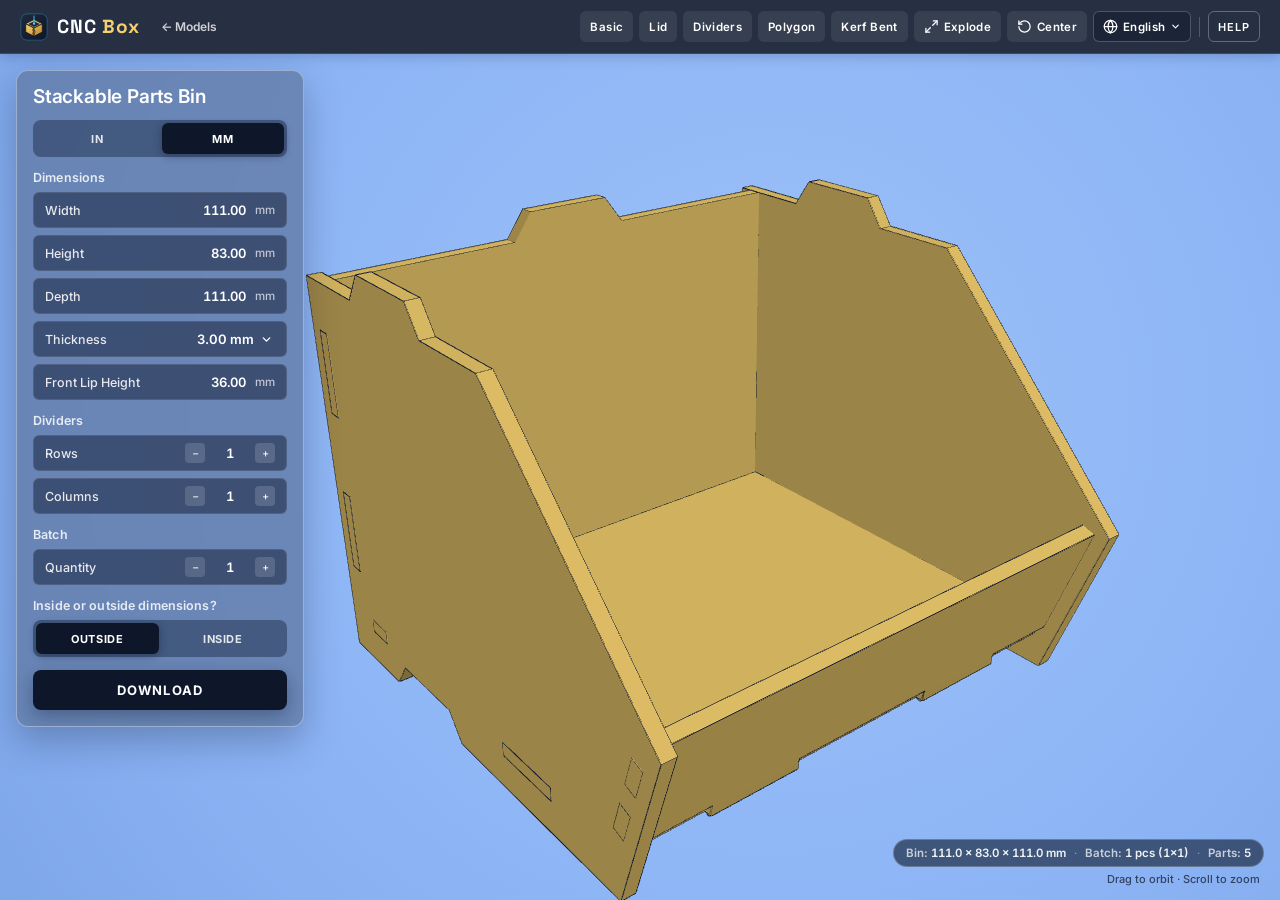
<file: stackable-bin.html>
<!DOCTYPE html>
<html lang="pt-BR">
<head>
  <meta charset="UTF-8">
  <meta name="viewport" content="width=device-width, initial-scale=1.0">
  <title>CNC Box — Caixa Empilhável para Peças</title>
  <link rel="icon" type="image/svg+xml" href="assets/logo.svg">
  <link rel="preconnect" href="https://fonts.googleapis.com">
  <link rel="preconnect" href="https://fonts.gstatic.com" crossorigin>
  <link href="https://fonts.googleapis.com/css2?family=Inter:wght@400;500;600;700&family=Space+Grotesk:wght@600;700&display=swap" rel="stylesheet">
  <link rel="stylesheet" href="css/style.css">
</head>
<body>
  <!-- Top Navigation Bar -->
  <header class="top-nav">
    <div class="nav-left">
      <a href="index.html" class="brand-logo" title="Voltar para a página inicial">
        <span class="brand-mark" aria-hidden="true">
          <img src="assets/logo.svg" alt="" width="28" height="28">
        </span>
        <span class="brand-wordmark">CNC <span class="brand-accent">Box</span></span>
      </a>
      <a href="index.html" class="nav-crumb">← Modelos</a>
      <span class="brand-badge">Caixa Empilhável · Componentes</span>
    </div>

    <nav class="nav-right" aria-label="Ações rápidas">
      <a href="basic-box.html" class="nav-btn nav-link" title="Ir para Caixa Básica">Básica</a>
      <a href="lid-box.html" class="nav-btn nav-link" title="Ir para Tampa de Caixa">Tampa</a>
      <a href="divider-box.html" class="nav-btn nav-link" title="Ir para Caixa Divisória">Divisória</a>
      <a href="polygon-box.html" class="nav-btn nav-link" title="Ir para Caixa Poligonal">Poligonal</a>
      <a href="kerf-box.html" class="nav-btn nav-link" title="Ir para Caixa Curvada">Curvada</a>
      <button type="button" class="nav-btn" id="btn-explode" title="Alternar vista explodida 3D">
        <svg width="15" height="15" viewBox="0 0 24 24" fill="none" stroke="currentColor" stroke-width="2" stroke-linecap="round" stroke-linejoin="round" aria-hidden="true">
          <polyline points="15 3 21 3 21 9"></polyline>
          <polyline points="9 21 3 21 3 15"></polyline>
          <line x1="21" y1="3" x2="14" y2="10"></line>
          <line x1="3" y1="21" x2="10" y2="14"></line>
        </svg>
        <span>Explodir</span>
      </button>
      <button type="button" class="nav-btn" id="btn-reset-view" title="Centralizar câmera 3D">
        <svg width="15" height="15" viewBox="0 0 24 24" fill="none" stroke="currentColor" stroke-width="2" stroke-linecap="round" stroke-linejoin="round" aria-hidden="true">
          <path d="M3 12a9 9 0 1 0 9-9 9.75 9.75 0 0 0-6.74 2.74L3 8"></path>
          <path d="M3 3v5h5"></path>
        </svg>
        <span>Centralizar</span>
      </button>
      <div class="nav-divider" aria-hidden="true"></div>
      <button type="button" class="nav-btn nav-btn-outline" id="btn-help" data-i18n-key="AJUDA">AJUDA</button>
    </nav>
  </header>

  <!-- Main Workspace -->
  <main class="workspace">
    <!-- Full-bleed 3D WebGL Canvas -->
    <div class="viewport-container" id="viewport-container">
      <canvas id="box-canvas" aria-label="Pré-visualização 3D interativa da caixa empilhável para peças"></canvas>
      <div class="webgl-fallback" id="webgl-fallback" hidden>
        <p>WebGL não está disponível neste navegador. Os planos 2D em SVG e DXF continuam totalmente funcionais.</p>
      </div>
    </div>

    <!-- Floating Left Control Sidebar -->
    <aside class="control-panel" id="stackable-bin-ui" data-testid="stackable-bin-ui" aria-label="Configurações da Caixa Empilhável para Peças">
      <div class="panel-header">
        <h1>Caixa Empilhável para Peças</h1>
        <button type="button" class="panel-collapse-btn" id="btn-toggle-panel" aria-expanded="true" title="Recolher/Expandir painel">
          <svg width="16" height="16" viewBox="0 0 24 24" fill="none" stroke="currentColor" stroke-width="2.2" stroke-linecap="round" stroke-linejoin="round">
            <polyline points="18 15 12 9 6 15"></polyline>
          </svg>
        </button>
      </div>

      <div class="panel-body" id="panel-body">
        <!-- Units Toggle -->
        <div class="control-group">
          <div class="segmented-control" role="group" aria-label="Unidades">
            <button type="button" class="segment-btn" data-unit="in">IN</button>
            <button type="button" class="segment-btn active" data-unit="mm">MM</button>
          </div>
        </div>

        <!-- Dimensions Section -->
        <section class="control-section">
          <h2 class="section-label">Dimensões</h2>

          <label class="field-row" for="input-width">
            <span class="field-name">Largura</span>
            <span class="field-input-wrap">
              <input type="number" id="input-width" name="width" value="111.00" step="1" min="40" max="2000" inputmode="decimal">
              <span class="unit-suffix" data-unit-label>mm</span>
            </span>
          </label>

          <label class="field-row" for="input-height">
            <span class="field-name">Altura</span>
            <span class="field-input-wrap">
              <input type="number" id="input-height" name="height" value="83.00" step="1" min="36" max="1000" inputmode="decimal">
              <span class="unit-suffix" data-unit-label>mm</span>
            </span>
          </label>

          <label class="field-row" for="input-depth">
            <span class="field-name">Profundidade</span>
            <span class="field-input-wrap">
              <input type="number" id="input-depth" name="depth" value="111.00" step="1" min="50" max="2000" inputmode="decimal">
              <span class="unit-suffix" data-unit-label>mm</span>
            </span>
          </label>

          <!-- Thickness Preset Dropdown / Custom Input -->
          <div class="field-row thickness-row">
            <span class="field-name">Espessura</span>
            <div class="thickness-control" id="thickness-dropdown-wrap">
              <details class="custom-select" id="thickness-details">
                <summary class="custom-select-trigger">
                  <span id="thickness-display">3.00 mm</span>
                  <svg width="13" height="13" viewBox="0 0 24 24" fill="none" stroke="currentColor" stroke-width="2.5" stroke-linecap="round" stroke-linejoin="round" aria-hidden="true">
                    <polyline points="6 9 12 15 18 9"></polyline>
                  </svg>
                </summary>
                <div class="custom-select-menu" id="thickness-menu" role="listbox"></div>
              </details>
            </div>
            <div class="field-input-wrap thickness-custom-wrap" id="thickness-custom-wrap" hidden>
              <input type="number" id="input-thickness" name="thickness" value="3.00" step="0.1" min="0.5" max="50" inputmode="decimal">
              <span class="unit-suffix" data-unit-label>mm</span>
              <button type="button" class="icon-mini-btn" id="btn-thickness-presets" title="Voltar para predefinições" aria-label="Voltar para predefinições">▾</button>
            </div>
          </div>

          <label class="field-row" for="input-lip-height">
            <span class="field-name">Altura da Borda Frontal</span>
            <span class="field-input-wrap">
              <input type="number" id="input-lip-height" name="lipHeight" value="36.00" step="1" min="15" max="800" inputmode="decimal">
              <span class="unit-suffix" data-unit-label>mm</span>
            </span>
          </label>

          <p class="validation-msg" id="validation-msg" role="alert" hidden></p>
        </section>

        <!-- Dividers Section -->
        <section class="control-section">
          <h2 class="section-label">Divisórias</h2>

          <label class="field-row" for="input-rows">
            <span class="field-name">Linhas</span>
            <span class="field-input-wrap sides-stepper">
              <button type="button" class="icon-mini-btn" id="btn-rows-dec" aria-label="Diminuir linhas">−</button>
              <input type="number" id="input-rows" name="rowCount" value="1" step="1" min="1" max="8" inputmode="numeric">
              <button type="button" class="icon-mini-btn" id="btn-rows-inc" aria-label="Aumentar linhas">+</button>
            </span>
          </label>

          <label class="field-row" for="input-cols">
            <span class="field-name">Colunas</span>
            <span class="field-input-wrap sides-stepper">
              <button type="button" class="icon-mini-btn" id="btn-cols-dec" aria-label="Diminuir colunas">−</button>
              <input type="number" id="input-cols" name="colCount" value="1" step="1" min="1" max="8" inputmode="numeric">
              <button type="button" class="icon-mini-btn" id="btn-cols-inc" aria-label="Aumentar colunas">+</button>
            </span>
          </label>
        </section>

        <!-- Batch / Stacking Preview Section -->
        <section class="control-section">
          <h2 class="section-label">Lote</h2>

          <label class="field-row" for="input-quantity">
            <span class="field-name">Quantidade</span>
            <span class="field-input-wrap sides-stepper">
              <button type="button" class="icon-mini-btn" id="btn-qty-dec" aria-label="Diminuir quantidade">−</button>
              <input type="number" id="input-quantity" name="quantity" value="1" step="1" min="1" max="6" inputmode="numeric">
              <button type="button" class="icon-mini-btn" id="btn-qty-inc" aria-label="Aumentar quantidade">+</button>
            </span>
          </label>
        </section>

        <!-- Inside / Outside Dimensions -->
        <section class="control-section">
          <h2 class="section-label">Dimensões internas ou externas?</h2>
          <div class="segmented-control" role="group" aria-label="Referência das dimensões">
            <button type="button" class="segment-btn active" data-dim-ref="outside">EXTERNO</button>
            <button type="button" class="segment-btn" data-dim-ref="inside">INTERNO</button>
          </div>
        </section>

        <!-- Primary Action Button -->
        <button type="button" class="primary-btn" id="btn-open-download" data-testid="download-2d-component">
          BAIXAR
        </button>
      </div>
    </aside>

    <!-- Bottom-Right Live Info HUD -->
    <div class="viewport-hud" aria-live="polite">
      <div class="hud-stats" id="hud-stats">
        <span><strong>Caixa:</strong> <em id="hud-outer">111.0 × 83.0 × 111.0 mm</em></span>
        <span class="hud-sep">·</span>
        <span><strong>Lote:</strong> <em id="hud-batch">1 un. (1×1)</em></span>
        <span class="hud-sep">·</span>
        <span><strong>Peças:</strong> <em id="hud-panels">5</em></span>
      </div>
      <div class="hud-hint">Arraste para girar · Scroll para zoom</div>
    </div>
  </main>

  <!-- Export / Download Modal -->
  <div class="modal-backdrop" id="download-modal" role="dialog" aria-modal="true" aria-labelledby="download-modal-title" hidden>
    <div class="modal-dialog">
      <div class="modal-header">
        <h2 id="download-modal-title">Baixar</h2>
        <button type="button" class="modal-close-btn" id="btn-close-download" aria-label="Fechar">✕</button>
      </div>

      <!-- Live 2D SVG Preview Viewport -->
      <div class="svg-preview-box" id="svg-preview-box">
        <div class="svg-preview-inner" id="svg-preview-container"></div>
        <div class="svg-preview-meta" id="svg-preview-meta"></div>
      </div>

      <!-- Configuration Tabs -->
      <div class="modal-tabs-container">
        <div class="modal-tablist" role="tablist" aria-label="Configurações de exportação">
          <button type="button" class="tab-btn active" role="tab" aria-selected="true" data-tab="labels">Rótulos</button>
          <button type="button" class="tab-btn" role="tab" aria-selected="false" data-tab="lines">Formatação de Linha</button>
          <button type="button" class="tab-btn" role="tab" aria-selected="false" data-tab="kerf">Compensação de Corte</button>
          <button type="button" class="tab-btn" role="tab" aria-selected="false" data-tab="layout">Layout</button>
        </div>

        <div class="modal-tab-panels">
          <!-- Tab 1: Rótulos -->
          <div class="tab-panel active" role="tabpanel" data-tab-panel="labels">
            <div class="tab-grid">
              <div class="tab-field">
                <span class="tab-label">Rótulos</span>
                <div class="segmented-control" role="group" aria-label="Rótulos nos painéis">
                  <button type="button" class="segment-btn active" data-labels="enabled">HABILITADO</button>
                  <button type="button" class="segment-btn" data-labels="disabled">DESABILITADO</button>
                </div>
              </div>
              <div class="tab-field" id="label-color-field">
                <label class="tab-label" for="input-label-color">Cor do Rótulo</label>
                <div class="color-input-box">
                  <input type="text" id="input-label-color" value="#000000" maxlength="7" spellcheck="false">
                  <input type="color" id="picker-label-color" value="#000000" aria-label="Selecionar cor do rótulo">
                </div>
              </div>
            </div>
          </div>

          <!-- Tab 2: Formatação de Linha -->
          <div class="tab-panel" role="tabpanel" data-tab-panel="lines" hidden>
            <div class="tab-grid tab-grid-3">
              <div class="tab-field">
                <label class="tab-label" for="input-line-width">Largura da Linha de Corte</label>
                <div class="modal-num-wrap">
                  <input type="number" id="input-line-width" name="cutLineWidth" value="0.25" step="0.05" min="0.01" max="5">
                  <span class="unit-suffix" data-unit-label>mm</span>
                </div>
              </div>
              <div class="tab-field">
                <label class="tab-label" for="input-outer-color">Cor da Linha de Corte Externa</label>
                <div class="color-input-box">
                  <input type="text" id="input-outer-color" value="#ff0000" maxlength="7" spellcheck="false">
                  <input type="color" id="picker-outer-color" value="#ff0000" aria-label="Cor da linha externa">
                </div>
              </div>
              <div class="tab-field">
                <label class="tab-label" for="input-inner-color">Cor da Linha de Corte Interna</label>
                <div class="color-input-box">
                  <input type="text" id="input-inner-color" value="#0000ff" maxlength="7" spellcheck="false">
                  <input type="color" id="picker-inner-color" value="#0000ff" aria-label="Cor da linha interna">
                </div>
              </div>
            </div>
          </div>

          <!-- Tab 3: Compensação de Corte -->
          <div class="tab-panel" role="tabpanel" data-tab-panel="kerf" hidden>
            <div class="tab-grid">
              <div class="tab-field">
                <span class="tab-label">Tipo de Compensação de Corte</span>
                <div class="segmented-control" role="group" aria-label="Tipo de compensação de corte">
                  <button type="button" class="segment-btn active" data-comp="none">NENHUM</button>
                  <button type="button" class="segment-btn" data-comp="kerf">KERF</button>
                  <button type="button" class="segment-btn" data-comp="corner">COMPENSAÇÃO DE CANTO</button>
                </div>
              </div>

              <div class="tab-field" id="comp-kerf-field" hidden>
                <label class="tab-label" for="input-kerf">Compensação de Corte (Diâ. Feixe/2)</label>
                <div class="modal-num-wrap">
                  <input type="number" id="input-kerf" name="kerf" value="0.10" step="0.01" min="0" max="2">
                  <span class="unit-suffix" data-unit-label>mm</span>
                </div>
              </div>

              <div class="tab-field" id="comp-corner-field" hidden>
                <label class="tab-label" for="input-bit-diameter">Diâmetro da Broca do Router</label>
                <div class="modal-num-wrap">
                  <input type="number" id="input-bit-diameter" name="bitDiameter" value="3.17" step="0.1" min="0.5" max="12">
                  <span class="unit-suffix" data-unit-label>mm</span>
                </div>
              </div>
            </div>
          </div>

          <!-- Tab 4: Layout -->
          <div class="tab-panel" role="tabpanel" data-tab-panel="layout" hidden>
            <div class="tab-grid tab-grid-3">
              <div class="tab-field">
                <span class="tab-label">Layout do Painel</span>
                <div class="segmented-control" role="group" aria-label="Layout do painel">
                  <button type="button" class="segment-btn active" data-layout="separate">SEPARAR</button>
                  <button type="button" class="segment-btn" data-layout="combine">COMBINAR</button>
                </div>
              </div>

              <div class="tab-field" id="panel-spacing-field">
                <label class="tab-label" for="input-panel-spacing">Espaçamento de Painéis</label>
                <div class="modal-num-wrap">
                  <input type="number" id="input-panel-spacing" name="panelSpacing" value="3.00" step="0.5" min="0" max="50">
                  <span class="unit-suffix" data-unit-label>mm</span>
                </div>
              </div>

              <div class="tab-field">
                <span class="tab-label">Saída de Arquivo</span>
                <div class="segmented-control" role="group" aria-label="Saída de arquivo">
                  <button type="button" class="segment-btn active" data-output="single">ARQUIVO ÚNICO</button>
                  <button type="button" class="segment-btn" data-output="separate">ARQUIVOS SEPARADOS</button>
                </div>
              </div>
            </div>
          </div>
        </div>
      </div>

      <!-- Modal Footer -->
      <div class="modal-footer">
        <div class="filename-row">
          <label for="input-filename">Nome do arquivo</label>
          <input type="text" id="input-filename" value="caixa-empilhavel-111x111x83-3mm" spellcheck="false">
        </div>
        <div class="download-actions">
          <button type="button" class="primary-btn modal-dl-btn" id="btn-download-svg">BAIXAR SVG</button>
          <button type="button" class="primary-btn modal-dl-btn" id="btn-download-dxf">BAIXAR DXF</button>
        </div>
        <p class="modal-caption" id="download-caption">Downloads locais instantâneos em escala real 1:1</p>
      </div>
    </div>
  </div>

  <!-- Help Modal -->
  <div class="modal-backdrop" id="help-modal" role="dialog" aria-modal="true" aria-labelledby="help-modal-title" hidden>
    <div class="modal-dialog modal-dialog-sm">
      <div class="modal-header">
        <h2 id="help-modal-title">Ajuda — Caixa Empilhável para Peças</h2>
        <button type="button" class="modal-close-btn" id="btn-close-help" aria-label="Fechar">✕</button>
      </div>
      <div class="help-body" data-i18n-html="help.stackable">
        <p>Projete caixas organizadoras empilháveis para parafusos, componentes eletrônicos e peças pequenas, com boca frontal inclinada para fácil acesso e exportação em escala real 1:1 (<strong>SVG</strong> e <strong>DXF</strong>).</p>
        <h3>Recursos Principais</h3>
        <ul>
          <li><strong>Travas de empilhamento trapezoidais:</strong> As laterais e a traseira possuem pinos superiores e recortes inferiores correspondentes, além de fundo elevado para empilhar sem folga.</li>
          <li><strong>Encaixe por furos e espigas:</strong> Os cortes internos em azul recebem as abas da frente inclinada, traseira, fundo e divisórias opcionais.</li>
          <li><strong>Lote (Quantidade):</strong> Aumente a quantidade para pré-visualizar as caixas empilhadas em 3D e exportar o lote completo na chapa.</li>
        </ul>
      </div>
    </div>
  </div>

  <!-- Scripts -->
  <script defer src="js/i18n.js"></script>
  <script defer src="js/geometry.js"></script>
  <script defer src="js/renderer3d.js"></script>
  <script defer src="js/exporter.js"></script>
  <script defer src="js/stackable-app.js"></script>
</body>
</html>
</file>
<file: css/style.css>
/* ==========================================================================
   CNC Box — Stylesheet (FLAT & FINGER Basic & Divider Box Generator)
   ========================================================================== */

:root {
  --nav-bg: #263042;
  --nav-border: rgba(255, 255, 255, 0.12);
  --canvas-sky: #8cb4f5;
  --panel-bg: rgba(97, 122, 166, 0.78);
  --panel-border: rgba(255, 255, 255, 0.34);
  --modal-bg: rgba(110, 134, 174, 0.96);
  --field-bg: rgba(26, 39, 64, 0.56);
  --field-bg-hover: rgba(26, 39, 64, 0.72);
  --field-strong: rgba(34, 51, 82, 0.52);
  --active-navy: #0e172a;
  --active-navy-hover: #172440;
  --text-light: #ffffff;
  --text-muted: rgba(255, 255, 255, 0.84);
  --text-dim: rgba(255, 255, 255, 0.68);
  --accent-amber: #f4d06f;
  --danger-bg: rgba(220, 38, 38, 0.22);
  --danger-border: rgba(254, 202, 202, 0.55);
  --shadow-panel: 0 14px 36px rgba(14, 23, 42, 0.28);
  --shadow-modal: 0 24px 64px rgba(10, 18, 36, 0.52);
  --radius-sm: 6px;
  --radius-md: 8px;
  --radius-lg: 12px;
  --nav-height: 54px;
}

*,
*::before,
*::after {
  box-sizing: border-box;
}

[hidden] {
  display: none !important;
}

html,
body {
  margin: 0;
  padding: 0;
  height: 100%;
  width: 100%;
  overflow: hidden;
  font-family: 'Inter', -apple-system, BlinkMacSystemFont, 'Segoe UI', Roboto, sans-serif;
  background-color: var(--canvas-sky);
  color: var(--text-light);
  -webkit-font-smoothing: antialiased;
}

button,
input {
  font-family: inherit;
}

/* ---------- Top Navigation Bar ---------- */
.top-nav {
  position: fixed;
  top: 0;
  left: 0;
  right: 0;
  height: var(--nav-height);
  z-index: 40;
  display: flex;
  align-items: center;
  justify-content: space-between;
  padding: 0 20px;
  background: var(--nav-bg);
  border-bottom: 1px solid var(--nav-border);
  box-shadow: 0 2px 12px rgba(12, 20, 36, 0.22);
}

.nav-left {
  display: flex;
  align-items: center;
  gap: 14px;
}

.brand-logo {
  display: inline-flex;
  align-items: center;
  gap: 9px;
  color: #ffffff;
  text-decoration: none;
  font-family: 'Space Grotesk', 'Inter', sans-serif;
  font-size: 19px;
  font-weight: 700;
  letter-spacing: 0.04em;
  white-space: nowrap;
  flex-shrink: 0;
}

.brand-mark {
  display: inline-flex;
  align-items: center;
  justify-content: center;
  flex-shrink: 0;
}

.brand-mark img {
  display: block;
  width: 28px;
  height: 28px;
  border-radius: 6px;
}

.brand-wordmark {
  line-height: 1;
}

.brand-accent {
  color: var(--accent-amber);
}

.brand-badge {
  font-size: 11px;
  font-weight: 600;
  letter-spacing: 0.03em;
  color: rgba(255, 255, 255, 0.76);
  background: rgba(255, 255, 255, 0.1);
  border: 1px solid rgba(255, 255, 255, 0.14);
  padding: 3px 9px;
  border-radius: 999px;
  white-space: nowrap;
}

.nav-right {
  display: flex;
  align-items: center;
  gap: 6px;
  min-width: 0;
}

.nav-btn {
  display: inline-flex;
  align-items: center;
  gap: 5px;
  height: 31px;
  padding: 0 9px;
  border: 1px solid transparent;
  border-radius: var(--radius-sm);
  background: rgba(255, 255, 255, 0.08);
  color: #ffffff;
  font-size: 11.5px;
  font-weight: 600;
  letter-spacing: 0.03em;
  white-space: nowrap;
  cursor: pointer;
  transition: background 0.15s ease, border-color 0.15s ease, transform 0.1s ease;
}

.nav-btn:hover {
  background: rgba(255, 255, 255, 0.16);
}

.nav-btn.is-active {
  background: var(--accent-amber);
  color: var(--active-navy);
}

.nav-btn-outline {
  background: transparent;
  border-color: rgba(255, 255, 255, 0.28);
  font-size: 11px;
  letter-spacing: 0.08em;
}

.nav-btn-outline:hover {
  background: rgba(255, 255, 255, 0.12);
  border-color: rgba(255, 255, 255, 0.45);
}

.nav-divider {
  width: 1px;
  height: 20px;
  background: rgba(255, 255, 255, 0.2);
  margin: 0 2px;
}

/* ---------- Workspace & 3D Viewport ---------- */
.workspace {
  position: relative;
  width: 100%;
  height: 100%;
  padding-top: var(--nav-height);
}

.viewport-container {
  position: absolute;
  inset: var(--nav-height) 0 0 0;
  background: radial-gradient(circle at 60% 42%, #9dc1f8 0%, #8cb4f5 62%, #7ea7ea 100%);
  overflow: hidden;
}

#box-canvas {
  display: block;
  width: 100%;
  height: 100%;
  cursor: grab;
  touch-action: none;
}

#box-canvas:active {
  cursor: grabbing;
}

.webgl-fallback {
  position: absolute;
  inset: 0;
  display: flex;
  align-items: center;
  justify-content: center;
  padding: 24px;
  text-align: center;
  color: #0e172a;
  font-weight: 600;
}

/* ---------- Floating Control Panel (Frosted Glass) ---------- */
.control-panel {
  position: absolute;
  top: calc(var(--nav-height) + 16px);
  left: 16px;
  z-index: 20;
  width: 288px;
  max-height: calc(100vh - var(--nav-height) - 32px);
  display: flex;
  flex-direction: column;
  background: var(--panel-bg);
  backdrop-filter: blur(14px);
  -webkit-backdrop-filter: blur(14px);
  border: 1px solid var(--panel-border);
  border-radius: var(--radius-lg);
  box-shadow: var(--shadow-panel);
  overflow: hidden;
}

.panel-header {
  display: flex;
  align-items: center;
  justify-content: space-between;
  padding: 14px 16px 10px;
}

.panel-header h1 {
  margin: 0;
  font-size: 19px;
  font-weight: 600;
  letter-spacing: -0.01em;
  color: #ffffff;
}

.panel-collapse-btn {
  display: none;
  align-items: center;
  justify-content: center;
  width: 28px;
  height: 28px;
  border: 1px solid rgba(255, 255, 255, 0.25);
  border-radius: var(--radius-sm);
  background: rgba(14, 23, 42, 0.25);
  color: #ffffff;
  cursor: pointer;
}

.panel-body {
  padding: 2px 16px 16px;
  overflow-y: auto;
  display: flex;
  flex-direction: column;
  gap: 13px;
}

.panel-body::-webkit-scrollbar {
  width: 6px;
}

.panel-body::-webkit-scrollbar-thumb {
  background: rgba(255, 255, 255, 0.28);
  border-radius: 3px;
}

.control-section {
  display: flex;
  flex-direction: column;
  gap: 7px;
}

.section-label {
  margin: 0;
  font-size: 12.5px;
  font-weight: 600;
  color: var(--text-muted);
  letter-spacing: 0.01em;
}

.section-label-row {
  display: flex;
  align-items: baseline;
  justify-content: space-between;
  gap: 8px;
}

.finger-count-hint {
  font-size: 11px;
  color: var(--text-dim);
  font-variant-numeric: tabular-nums;
}

/* ---------- Segmented Pill Controls ---------- */
.segmented-control {
  display: flex;
  width: 100%;
  background: var(--field-strong);
  border-radius: var(--radius-md);
  padding: 3px;
  gap: 3px;
}

.segment-btn {
  flex: 1 1 0;
  min-height: 31px;
  padding: 5px 8px;
  border: none;
  border-radius: 6px;
  background: transparent;
  color: rgba(255, 255, 255, 0.86);
  font-size: 11px;
  font-weight: 700;
  letter-spacing: 0.05em;
  text-transform: uppercase;
  cursor: pointer;
  transition: background 0.16s ease, color 0.16s ease, box-shadow 0.16s ease;
  white-space: nowrap;
}

.segment-btn:hover:not(.active) {
  background: rgba(255, 255, 255, 0.12);
  color: #ffffff;
}

.segment-btn.active {
  background: var(--active-navy);
  color: #ffffff;
  box-shadow: 0 2px 8px rgba(8, 14, 28, 0.35);
}

/* ---------- Numeric Input Rows ---------- */
.field-row {
  display: flex;
  align-items: center;
  justify-content: space-between;
  gap: 8px;
  min-height: 36px;
  padding: 0 11px;
  background: var(--field-bg);
  border: 1px solid rgba(255, 255, 255, 0.1);
  border-radius: var(--radius-sm);
  transition: border-color 0.15s ease, background 0.15s ease;
}

.field-row:hover {
  background: var(--field-bg-hover);
}

.field-row:focus-within {
  border-color: rgba(255, 255, 255, 0.52);
  background: rgba(18, 29, 50, 0.78);
}

.field-name {
  font-size: 12.5px;
  font-weight: 500;
  color: rgba(255, 255, 255, 0.88);
  user-select: none;
}

.field-input-wrap {
  display: inline-flex;
  align-items: center;
  gap: 5px;
}

.field-input-wrap input[type="number"] {
  width: 78px;
  padding: 4px 2px;
  border: none;
  outline: none;
  background: transparent;
  color: #ffffff;
  font-size: 13px;
  font-weight: 600;
  text-align: right;
  font-variant-numeric: tabular-nums;
  -moz-appearance: textfield;
}

.field-input-wrap input[type="number"]::-webkit-outer-spin-button,
.field-input-wrap input[type="number"]::-webkit-inner-spin-button {
  -webkit-appearance: none;
  margin: 0;
}

.unit-suffix {
  font-size: 11.5px;
  font-weight: 500;
  color: var(--text-dim);
  min-width: 22px;
  text-align: right;
}

/* ---------- Thickness Custom Dropdown ---------- */
.thickness-row {
  position: relative;
}

.thickness-control {
  flex: 1;
  display: flex;
  justify-content: flex-end;
}

.custom-select {
  position: relative;
}

.custom-select-trigger {
  list-style: none;
  display: inline-flex;
  align-items: center;
  gap: 6px;
  padding: 5px 2px;
  color: #ffffff;
  font-size: 13px;
  font-weight: 600;
  white-space: nowrap;
  cursor: pointer;
  user-select: none;
}

.custom-select-trigger::-webkit-details-marker {
  display: none;
}

.custom-select[open] .custom-select-trigger svg {
  transform: rotate(180deg);
}

.custom-select-menu {
  position: absolute;
  top: calc(100% + 6px);
  right: -11px;
  min-width: 170px;
  z-index: 60;
  background: #162136;
  border: 1px solid rgba(255, 255, 255, 0.2);
  border-radius: var(--radius-md);
  box-shadow: 0 14px 32px rgba(8, 14, 28, 0.55);
  padding: 4px;
  display: flex;
  flex-direction: column;
  gap: 2px;
}

.thickness-option {
  width: 100%;
  padding: 7px 10px;
  border: none;
  border-radius: 5px;
  background: transparent;
  color: rgba(255, 255, 255, 0.9);
  font-size: 12.5px;
  font-weight: 500;
  text-align: left;
  cursor: pointer;
  display: flex;
  align-items: center;
  justify-content: space-between;
}

.thickness-option:hover {
  background: rgba(255, 255, 255, 0.12);
}

.thickness-option.selected {
  background: rgba(140, 180, 245, 0.25);
  color: #ffffff;
  font-weight: 600;
}

.thickness-option.is-custom {
  border-top: 1px solid rgba(255, 255, 255, 0.12);
  margin-top: 2px;
  padding-top: 8px;
  color: var(--accent-amber);
}

.icon-mini-btn {
  border: none;
  background: rgba(255, 255, 255, 0.14);
  color: #ffffff;
  width: 20px;
  height: 20px;
  border-radius: 4px;
  cursor: pointer;
  font-size: 11px;
  line-height: 1;
  display: inline-flex;
  align-items: center;
  justify-content: center;
}

.icon-mini-btn:hover {
  background: rgba(255, 255, 255, 0.26);
}

.validation-msg {
  margin: 2px 0 0;
  padding: 7px 10px;
  font-size: 11.5px;
  line-height: 1.35;
  color: #fee2e2;
  background: var(--danger-bg);
  border: 1px solid var(--danger-border);
  border-radius: var(--radius-sm);
}

/* ---------- Finger Size Slider ---------- */
.finger-slider-wrap {
  display: flex;
  align-items: center;
  gap: 8px;
  padding: 4px 0 2px;
}

.slider-bound-btn {
  flex-shrink: 0;
  min-width: 34px;
  height: 24px;
  padding: 0 5px;
  border: 1px solid rgba(255, 255, 255, 0.2);
  border-radius: 5px;
  background: var(--field-strong);
  color: rgba(255, 255, 255, 0.88);
  font-size: 11px;
  font-weight: 600;
  font-variant-numeric: tabular-nums;
  cursor: pointer;
  transition: background 0.15s ease;
}

.slider-bound-btn:hover {
  background: var(--active-navy);
  color: #ffffff;
}

.slider-track-area {
  position: relative;
  flex: 1;
  height: 28px;
  display: flex;
  align-items: center;
}

.slider-track-area input[type="range"] {
  position: absolute;
  inset: 0;
  width: 100%;
  height: 100%;
  margin: 0;
  opacity: 0;
  cursor: pointer;
  z-index: 3;
}

.slider-rail {
  position: relative;
  width: 100%;
  height: 6px;
  background: rgba(14, 23, 42, 0.42);
  border-radius: 999px;
  overflow: hidden;
}

.slider-fill {
  height: 100%;
  width: 30%;
  background: #ffffff;
  border-radius: 999px;
}

.slider-thumb-pill {
  position: absolute;
  top: 50%;
  left: 30%;
  transform: translate(-50%, -50%);
  z-index: 2;
  min-width: 44px;
  height: 24px;
  padding: 0 7px;
  border-radius: 999px;
  background: var(--active-navy);
  border: 1.5px solid rgba(255, 255, 255, 0.88);
  color: #ffffff;
  font-size: 11px;
  font-weight: 700;
  font-variant-numeric: tabular-nums;
  display: flex;
  align-items: center;
  justify-content: center;
  box-shadow: 0 3px 10px rgba(8, 14, 28, 0.42);
  pointer-events: none;
}

/* ---------- Primary Action Button ---------- */
.primary-btn {
  width: 100%;
  height: 40px;
  border: none;
  border-radius: var(--radius-md);
  background: var(--active-navy);
  color: #ffffff;
  font-size: 13px;
  font-weight: 700;
  letter-spacing: 0.08em;
  text-transform: uppercase;
  cursor: pointer;
  box-shadow: 0 6px 18px rgba(10, 18, 36, 0.32);
  transition: background 0.16s ease, transform 0.1s ease, box-shadow 0.16s ease;
}

.primary-btn:hover {
  background: var(--active-navy-hover);
  box-shadow: 0 8px 22px rgba(10, 18, 36, 0.42);
}

.primary-btn:active {
  transform: translateY(1px);
}

/* ---------- Viewport Bottom-Right HUD ---------- */
.viewport-hud {
  position: absolute;
  right: 16px;
  bottom: 14px;
  z-index: 15;
  display: flex;
  flex-direction: column;
  align-items: flex-end;
  gap: 5px;
  pointer-events: none;
}

.hud-stats {
  display: inline-flex;
  align-items: center;
  gap: 8px;
  padding: 6px 12px;
  border-radius: 999px;
  background: rgba(20, 32, 54, 0.64);
  backdrop-filter: blur(8px);
  border: 1px solid rgba(255, 255, 255, 0.22);
  font-size: 11.5px;
  color: rgba(255, 255, 255, 0.92);
}

.hud-stats strong {
  font-weight: 600;
  color: rgba(255, 255, 255, 0.72);
}

.hud-stats em {
  font-style: normal;
  font-weight: 600;
  font-variant-numeric: tabular-nums;
}

.hud-sep {
  opacity: 0.45;
}

.hud-hint {
  font-size: 11px;
  font-weight: 500;
  color: rgba(14, 23, 42, 0.72);
  padding-right: 4px;
}

/* ---------- Modals ---------- */
.modal-backdrop {
  position: fixed;
  inset: 0;
  z-index: 100;
  display: flex;
  align-items: center;
  justify-content: center;
  padding: 18px;
  background: rgba(14, 23, 42, 0.56);
  backdrop-filter: blur(5px);
}

.modal-backdrop[hidden] {
  display: none;
}

.modal-dialog {
  width: 100%;
  max-width: 820px;
  max-height: calc(100vh - 36px);
  display: flex;
  flex-direction: column;
  background: var(--modal-bg);
  border: 1px solid rgba(255, 255, 255, 0.36);
  border-radius: var(--radius-lg);
  box-shadow: var(--shadow-modal);
  overflow: hidden;
}

.modal-dialog-sm {
  max-width: 520px;
}

.modal-header {
  display: flex;
  align-items: center;
  justify-content: space-between;
  padding: 13px 18px;
  border-bottom: 1px solid rgba(255, 255, 255, 0.22);
}

.modal-header h2 {
  margin: 0;
  font-size: 17px;
  font-weight: 700;
  color: #ffffff;
}

.modal-close-btn {
  width: 30px;
  height: 30px;
  border: 1px solid rgba(255, 255, 255, 0.42);
  border-radius: var(--radius-sm);
  background: rgba(14, 23, 42, 0.22);
  color: #ffffff;
  font-size: 14px;
  font-weight: 600;
  cursor: pointer;
  display: inline-flex;
  align-items: center;
  justify-content: center;
}

.modal-close-btn:hover {
  background: rgba(14, 23, 42, 0.5);
}

/* 2D SVG Preview */
.svg-preview-box {
  position: relative;
  margin: 14px 18px 0;
  height: 295px;
  background: #ffffff;
  border-radius: var(--radius-md);
  border: 1px solid rgba(14, 23, 42, 0.16);
  display: flex;
  align-items: center;
  justify-content: center;
  overflow: hidden;
  padding: 12px;
}

.svg-preview-inner {
  width: 100%;
  height: 100%;
  display: flex;
  align-items: center;
  justify-content: center;
}

.svg-preview-inner svg {
  max-width: 100%;
  max-height: 100%;
  width: auto;
  height: auto;
  display: block;
}

.svg-preview-meta {
  position: absolute;
  right: 10px;
  bottom: 7px;
  font-size: 11px;
  font-weight: 600;
  color: #475569;
  background: rgba(255, 255, 255, 0.9);
  padding: 2px 7px;
  border-radius: 4px;
  font-variant-numeric: tabular-nums;
}

/* Modal Tabs */
.modal-tabs-container {
  padding: 14px 18px 0;
  overflow-y: auto;
}

.modal-tablist {
  display: flex;
  align-items: flex-end;
  gap: 4px;
  flex-wrap: wrap;
}

.tab-btn {
  padding: 8px 14px;
  border: 1px solid transparent;
  border-bottom: none;
  border-radius: 8px 8px 0 0;
  background: transparent;
  color: rgba(255, 255, 255, 0.82);
  font-size: 12.5px;
  font-weight: 600;
  cursor: pointer;
  transition: background 0.15s ease, color 0.15s ease;
}

.tab-btn:hover:not(.active) {
  background: rgba(255, 255, 255, 0.1);
  color: #ffffff;
}

.tab-btn.active {
  background: rgba(74, 100, 146, 0.72);
  border-color: rgba(255, 255, 255, 0.58);
  color: #ffffff;
  position: relative;
  z-index: 2;
}

.modal-tab-panels {
  margin-top: -1px;
  padding: 14px 16px;
  background: rgba(74, 100, 146, 0.72);
  border: 1px solid rgba(255, 255, 255, 0.58);
  border-radius: 0 8px 8px 8px;
}

.tab-grid {
  display: grid;
  grid-template-columns: repeat(2, minmax(0, 1fr));
  gap: 14px;
  align-items: start;
}

.tab-grid-3 {
  grid-template-columns: repeat(3, minmax(0, 1fr));
}

.tab-field {
  display: flex;
  flex-direction: column;
  gap: 6px;
}

.tab-label {
  font-size: 12px;
  font-weight: 600;
  color: rgba(255, 255, 255, 0.92);
}

.tab-note {
  margin: 2px 0 0;
  font-size: 11px;
  color: var(--accent-amber);
}

.color-input-box,
.modal-num-wrap {
  display: flex;
  align-items: center;
  justify-content: space-between;
  gap: 8px;
  height: 36px;
  padding: 0 10px;
  background: var(--field-bg);
  border: 1px solid rgba(255, 255, 255, 0.14);
  border-radius: var(--radius-sm);
}

.color-input-box input[type="text"],
.modal-num-wrap input[type="number"] {
  width: 100%;
  border: none;
  outline: none;
  background: transparent;
  color: #ffffff;
  font-size: 13px;
  font-weight: 600;
  font-variant-numeric: tabular-nums;
}

.color-input-box input[type="color"] {
  width: 24px;
  height: 24px;
  padding: 0;
  border: 1px solid rgba(255, 255, 255, 0.4);
  border-radius: 4px;
  background: transparent;
  cursor: pointer;
  flex-shrink: 0;
}

/* Modal Footer */
.modal-footer {
  padding: 14px 18px 16px;
  display: flex;
  flex-direction: column;
  align-items: center;
  gap: 11px;
}

.filename-row {
  display: flex;
  align-items: center;
  gap: 10px;
  width: 100%;
  max-width: 480px;
}

.filename-row label {
  font-size: 12.5px;
  font-weight: 600;
  white-space: nowrap;
}

.filename-row input {
  flex: 1;
  height: 35px;
  padding: 0 12px;
  border: 1px solid rgba(255, 255, 255, 0.18);
  border-radius: var(--radius-sm);
  background: var(--field-bg);
  color: #ffffff;
  font-family: ui-monospace, SFMono-Regular, Menlo, Consolas, monospace;
  font-size: 12.5px;
  font-weight: 600;
  outline: none;
}

.filename-row input:focus {
  border-color: rgba(255, 255, 255, 0.55);
}

.download-actions {
  display: flex;
  gap: 12px;
  justify-content: center;
  width: 100%;
  max-width: 340px;
}

.modal-dl-btn {
  flex: 1;
  height: 38px;
}

.modal-caption {
  margin: 0;
  font-size: 11.5px;
  color: rgba(255, 255, 255, 0.85);
}

/* Help Modal */
.help-body {
  padding: 16px 20px 20px;
  font-size: 13.5px;
  line-height: 1.55;
  color: rgba(255, 255, 255, 0.94);
  overflow-y: auto;
}

.help-body h3 {
  margin: 14px 0 6px;
  font-size: 14px;
  color: var(--accent-amber);
}

.help-body ul {
  margin: 0;
  padding-left: 18px;
}

.help-body li {
  margin-bottom: 5px;
}

/* ---------- Responsive ---------- */
@media (max-width: 820px) {
  .brand-badge {
    display: none;
  }

  .control-panel {
    width: calc(100vw - 24px);
    left: 12px;
    top: calc(var(--nav-height) + 10px);
    max-height: calc(100vh - var(--nav-height) - 20px);
  }

  .panel-collapse-btn {
    display: inline-flex;
  }

  .control-panel.is-collapsed .panel-body {
    display: none;
  }

  .control-panel.is-collapsed .panel-collapse-btn svg {
    transform: rotate(180deg);
  }

  .viewport-hud {
    display: none;
  }

  .tab-grid,
  .tab-grid-3 {
    grid-template-columns: 1fr;
  }

  .svg-preview-box {
    height: 220px;
  }
}


/* ==========================================================================
   Home Selector Page & Divider Box Extensions
   ========================================================================== */

.nav-link {
  text-decoration: none;
}

.nav-crumb {
  color: rgba(255, 255, 255, 0.78);
  text-decoration: none;
  font-size: 12px;
  font-weight: 600;
  padding: 4px 8px;
  border-radius: var(--radius-sm);
  white-space: nowrap;
  transition: background 0.15s ease, color 0.15s ease;
}

.nav-crumb:hover {
  background: rgba(255, 255, 255, 0.12);
  color: #ffffff;
}

/* Secondary Outline Action Button inside Sidebar (Redimensionar divisórias) */
.secondary-action-btn {
  width: 100%;
  min-height: 36px;
  padding: 7px 10px;
  border: 1.5px solid rgba(255, 255, 255, 0.45);
  border-radius: var(--radius-sm);
  background: rgba(20, 34, 58, 0.34);
  color: #ffffff;
  font-size: 11px;
  font-weight: 700;
  letter-spacing: 0.05em;
  text-transform: uppercase;
  display: inline-flex;
  align-items: center;
  justify-content: center;
  gap: 7px;
  cursor: pointer;
  transition: background 0.15s ease, border-color 0.15s ease;
}

.secondary-action-btn:hover {
  background: rgba(14, 23, 42, 0.65);
  border-color: rgba(255, 255, 255, 0.75);
}

/* ---------- Home Page (Box Selector) ---------- */
body.home-page {
  overflow-y: auto;
  overflow-x: hidden;
  background: linear-gradient(180deg, #eef3fc 0%, #e4ecfa 100%);
  color: #182235;
}

.home-brand-pill {
  display: inline-flex;
  align-items: center;
  gap: 8px;
  padding: 6px 14px 6px 8px;
  margin-bottom: 14px;
  border-radius: 999px;
  background: #1e293b;
  color: #ffffff;
  font-family: 'Space Grotesk', 'Inter', sans-serif;
  font-size: 15px;
  font-weight: 600;
  letter-spacing: 0.03em;
  box-shadow: 0 8px 20px rgba(15, 23, 42, 0.14);
}

.home-brand-pill strong {
  color: var(--accent-amber);
}

.home-main {
  max-width: 1260px;
  margin: 0 auto;
  padding: calc(var(--nav-height) + 40px) 24px 56px;
}

.home-hero {
  text-align: center;
  max-width: 680px;
  margin: 0 auto 38px;
}

.home-hero h1 {
  margin: 0 0 10px;
  font-family: 'Space Grotesk', 'Inter', sans-serif;
  font-size: clamp(26px, 4vw, 36px);
  font-weight: 700;
  letter-spacing: -0.02em;
  color: #152036;
}

.home-hero p {
  margin: 0;
  font-size: 15px;
  line-height: 1.6;
  color: #475569;
}

.box-grid {
  display: grid;
  grid-template-columns: repeat(3, minmax(0, 340px));
  justify-content: center;
  gap: 22px;
}

.box-card {
  display: flex;
  flex-direction: column;
  text-decoration: none;
  color: #ffffff;
  background: #8ab6f8;
  border-radius: 16px;
  overflow: hidden;
  box-shadow: 0 14px 34px rgba(24, 38, 68, 0.14);
  transition: transform 0.22s ease, box-shadow 0.22s ease;
}

.box-card:hover {
  transform: translateY(-5px);
  box-shadow: 0 22px 46px rgba(24, 38, 68, 0.22);
}

.box-card-figure {
  position: relative;
  margin: 0;
  aspect-ratio: 4 / 3;
  background: radial-gradient(circle at 50% 45%, #9ec4fb 0%, #8ab6f8 75%);
  display: flex;
  align-items: center;
  justify-content: center;
  padding: 20px;
}

.box-card-art {
  width: 100%;
  height: 100%;
  max-width: 295px;
  filter: drop-shadow(0 12px 18px rgba(18, 32, 64, 0.18));
  transition: transform 0.25s ease;
}

.box-card:hover .box-card-art {
  transform: scale(1.04);
}

.card-tier-badge {
  position: absolute;
  top: 16px;
  right: 16px;
  padding: 4px 11px;
  border-radius: 999px;
  font-size: 11px;
  font-weight: 700;
  letter-spacing: 0.04em;
  color: #ffffff;
  box-shadow: 0 4px 12px rgba(14, 23, 42, 0.2);
}

.badge-basic {
  background: #5b5ce6;
}

.badge-divider {
  background: #0e172a;
}

.box-card-body {
  flex: 1;
  display: flex;
  flex-direction: column;
  gap: 10px;
  padding: 18px 22px 22px;
  background: linear-gradient(180deg, #8ab6f8 0%, #5b96e9 100%);
}

.box-card-top {
  display: flex;
  align-items: center;
  justify-content: space-between;
  gap: 10px;
}

.box-card-top h2 {
  margin: 0;
  font-family: 'Space Grotesk', 'Inter', sans-serif;
  font-size: 21px;
  font-weight: 700;
  color: #ffffff;
}

.card-arrow {
  font-size: 20px;
  font-weight: 700;
  opacity: 0.85;
  transition: transform 0.2s ease;
}

.box-card:hover .card-arrow {
  transform: translateX(4px);
}

.box-card-desc {
  margin: 0;
  font-size: 13.5px;
  line-height: 1.5;
  color: rgba(255, 255, 255, 0.92);
}

.card-tags {
  margin-top: auto;
  padding-top: 6px;
  display: flex;
  flex-wrap: wrap;
  gap: 7px;
}

.card-tag {
  padding: 3px 10px;
  border-radius: 999px;
  border: 1px solid rgba(255, 255, 255, 0.8);
  font-size: 11.5px;
  font-weight: 600;
  color: #ffffff;
  background: rgba(255, 255, 255, 0.1);
}

.home-highlights {
  margin-top: 44px;
  display: grid;
  grid-template-columns: repeat(3, minmax(0, 1fr));
  gap: 16px;
}

.highlight-item {
  background: rgba(255, 255, 255, 0.84);
  border: 1px solid rgba(91, 150, 233, 0.24);
  border-radius: 12px;
  padding: 16px 18px;
  display: flex;
  flex-direction: column;
  gap: 5px;
}

.highlight-item strong {
  font-size: 14px;
  color: #162238;
}

.highlight-item span {
  font-size: 12.5px;
  line-height: 1.5;
  color: #475569;
}

/* ---------- Resize Dividers Modal ---------- */
.modal-dialog-resize {
  max-width: 740px;
}

.resize-body {
  padding: 16px 18px;
  display: flex;
  flex-direction: column;
  gap: 14px;
  overflow-y: auto;
}

.resize-desc {
  margin: 0;
  font-size: 13px;
  line-height: 1.5;
  color: rgba(255, 255, 255, 0.92);
}

.resize-grid-shell {
  background: rgba(255, 255, 255, 0.95);
  border-radius: var(--radius-md);
  padding: 14px;
  overflow-x: auto;
  color: #152036;
}

.resize-matrix {
  display: grid;
  gap: 7px;
  align-items: center;
  min-width: 360px;
}

.resize-corner-label {
  font-size: 11px;
  font-weight: 700;
  color: #64748b;
  text-align: center;
}

.resize-axis-input {
  display: flex;
  flex-direction: column;
  gap: 3px;
  align-items: center;
}

.resize-row-input {
  flex-direction: row;
  justify-content: space-between;
  gap: 6px;
}

.resize-axis-input span {
  font-size: 11px;
  font-weight: 700;
  color: #334155;
  white-space: nowrap;
}

.resize-axis-input input {
  width: 72px;
  height: 30px;
  padding: 0 6px;
  border: 1.5px solid #cbd5e1;
  border-radius: 6px;
  background: #ffffff;
  color: #0f172a;
  font-size: 12.5px;
  font-weight: 600;
  text-align: right;
  font-variant-numeric: tabular-nums;
}

.resize-axis-input input:focus {
  outline: none;
  border-color: #3b82f6;
}

.resize-cell-box {
  min-height: 44px;
  padding: 6px;
  border-radius: 6px;
  background: #fef3c7;
  border: 1.5px solid #d97706;
  color: #78350f;
  font-size: 11.5px;
  font-weight: 600;
  font-variant-numeric: tabular-nums;
  display: flex;
  align-items: center;
  justify-content: center;
  text-align: center;
}

.resize-summary {
  display: flex;
  align-items: center;
  justify-content: center;
  gap: 12px;
  flex-wrap: wrap;
  padding: 10px 14px;
  border-radius: var(--radius-sm);
  background: rgba(14, 23, 42, 0.34);
  font-size: 13px;
}

.resize-summary em {
  font-style: normal;
  font-weight: 700;
  color: var(--accent-amber);
  font-variant-numeric: tabular-nums;
}

.resize-arrow {
  font-weight: 700;
  opacity: 0.8;
}

.resize-footer {
  display: flex;
  align-items: center;
  justify-content: space-between;
  gap: 12px;
  padding: 12px 18px 16px;
  border-top: 1px solid rgba(255, 255, 255, 0.2);
}

.resize-footer-right {
  display: flex;
  align-items: center;
  gap: 10px;
}

.resize-apply-btn {
  width: auto;
  min-width: 110px;
  height: 34px;
  padding: 0 18px;
}

@media (max-width: 820px) {
  .box-grid {
    grid-template-columns: 1fr;
  }

  .home-highlights {
    grid-template-columns: 1fr;
  }

  .nav-crumb {
    display: none;
  }
}


/* ---------- Polygon Box Controls ---------- */
.segmented-vertical {
  flex-direction: column;
}

.segmented-vertical .segment-btn {
  text-align: center;
  min-height: 29px;
}

.sides-stepper {
  gap: 6px;
}

.sides-stepper input[type="number"] {
  width: 38px;
  text-align: center;
}

.badge-polygon {
  background: #0284c7;
}

@media (max-width: 1020px) {
  .box-grid {
    grid-template-columns: repeat(2, minmax(0, 360px));
  }
}

@media (max-width: 700px) {
  .box-grid {
    grid-template-columns: 1fr;
  }
}


/* ---------- Lid Box Extensions ---------- */
.panel-hint-note {
  margin: -2px 0 2px;
  font-size: 11px;
  line-height: 1.38;
  color: rgba(255, 255, 255, 0.78);
}

.badge-lid {
  background: #0d9488;
}

@media (max-width: 1360px) {
  .brand-badge {
    display: none;
  }
}

@media (max-width: 1180px) {
  .box-grid {
    grid-template-columns: repeat(2, minmax(0, 360px));
  }
}


/* ---------- Stackable Bin Extensions ---------- */
.badge-bin {
  background: #d97706;
}


/* ---------- Kerf Bent Box Extensions ---------- */
.badge-kerf {
  background: #7c3aed;
}

.field-readonly {
  background: rgba(14, 23, 42, 0.32);
  border-color: rgba(255, 255, 255, 0.08);
  pointer-events: none;
}

.field-readonly.is-warn {
  border-color: rgba(244, 208, 111, 0.72);
  background: rgba(217, 119, 6, 0.22);
}

.readonly-val {
  font-size: 13px;
  font-weight: 600;
  color: rgba(255, 255, 255, 0.85);
  font-variant-numeric: tabular-nums;
}

.radius-warn-msg {
  margin: 0;
  padding: 6px 9px;
  font-size: 11px;
  line-height: 1.35;
  color: #fef3c7;
  background: rgba(217, 119, 6, 0.28);
  border: 1px solid rgba(251, 191, 36, 0.52);
  border-radius: var(--radius-sm);
}

.lid-subpanel {
  padding: 9px 10px;
  border-radius: var(--radius-md);
  background: rgba(14, 23, 42, 0.24);
  border: 1px solid rgba(255, 255, 255, 0.18);
}


/* ==========================================================================
   Multi-Language Selector & CJK Typography Polish
   ========================================================================== */
html[lang="ja"] body,
html[lang="ko"] body,
html[lang="zh-CN"] body {
  font-family: 'Inter', 'Hiragino Sans', 'Yu Gothic', 'Malgun Gothic', 'Microsoft YaHei', 'PingFang SC', sans-serif;
}

.lang-select {
  position: relative;
}

.lang-trigger {
  list-style: none;
  user-select: none;
  background: rgba(15, 23, 42, 0.42);
  border: 1px solid rgba(255, 255, 255, 0.22);
}

.lang-trigger::-webkit-details-marker {
  display: none;
}

.lang-select[open] .lang-trigger {
  background: rgba(15, 23, 42, 0.72);
  border-color: rgba(255, 255, 255, 0.45);
}

.lang-menu {
  position: absolute;
  top: calc(100% + 7px);
  right: 0;
  min-width: 170px;
  z-index: 120;
  background: #162136;
  border: 1px solid rgba(255, 255, 255, 0.22);
  border-radius: var(--radius-md);
  box-shadow: 0 16px 36px rgba(8, 14, 28, 0.56);
  padding: 5px;
  display: flex;
  flex-direction: column;
  gap: 2px;
}

.lang-option {
  display: flex;
  align-items: center;
  gap: 8px;
  width: 100%;
  padding: 7px 10px;
  border: none;
  border-radius: 6px;
  background: transparent;
  color: rgba(255, 255, 255, 0.9);
  font-size: 12.5px;
  font-weight: 500;
  text-align: left;
  cursor: pointer;
  transition: background 0.14s ease, color 0.14s ease;
}

.lang-option:hover {
  background: rgba(255, 255, 255, 0.12);
  color: #ffffff;
}

.lang-option.selected {
  background: rgba(140, 180, 245, 0.26);
  color: #ffffff;
  font-weight: 700;
}

.lang-code-badge {
  display: inline-flex;
  align-items: center;
  justify-content: center;
  min-width: 24px;
  height: 18px;
  padding: 0 4px;
  border-radius: 4px;
  background: rgba(255, 255, 255, 0.12);
  color: var(--accent-amber);
  font-size: 10px;
  font-weight: 700;
  letter-spacing: 0.04em;
}

/* Home Hero Quick Language Bar */
.home-lang-bar {
  margin-top: 18px;
  display: inline-flex;
  flex-wrap: wrap;
  justify-content: center;
  gap: 6px;
  padding: 5px;
  border-radius: 999px;
  background: rgba(255, 255, 255, 0.72);
  border: 1px solid rgba(91, 150, 233, 0.28);
  box-shadow: 0 6px 18px rgba(24, 38, 68, 0.08);
}

.home-lang-pill {
  width: auto;
  padding: 5px 12px;
  border-radius: 999px;
  background: transparent;
  color: #334155;
  font-size: 12px;
  font-weight: 600;
}

.home-lang-pill:hover {
  background: rgba(91, 150, 233, 0.16);
  color: #0f172a;
}

.home-lang-pill.selected {
  background: #0e172a;
  color: #ffffff;
}
</file>
